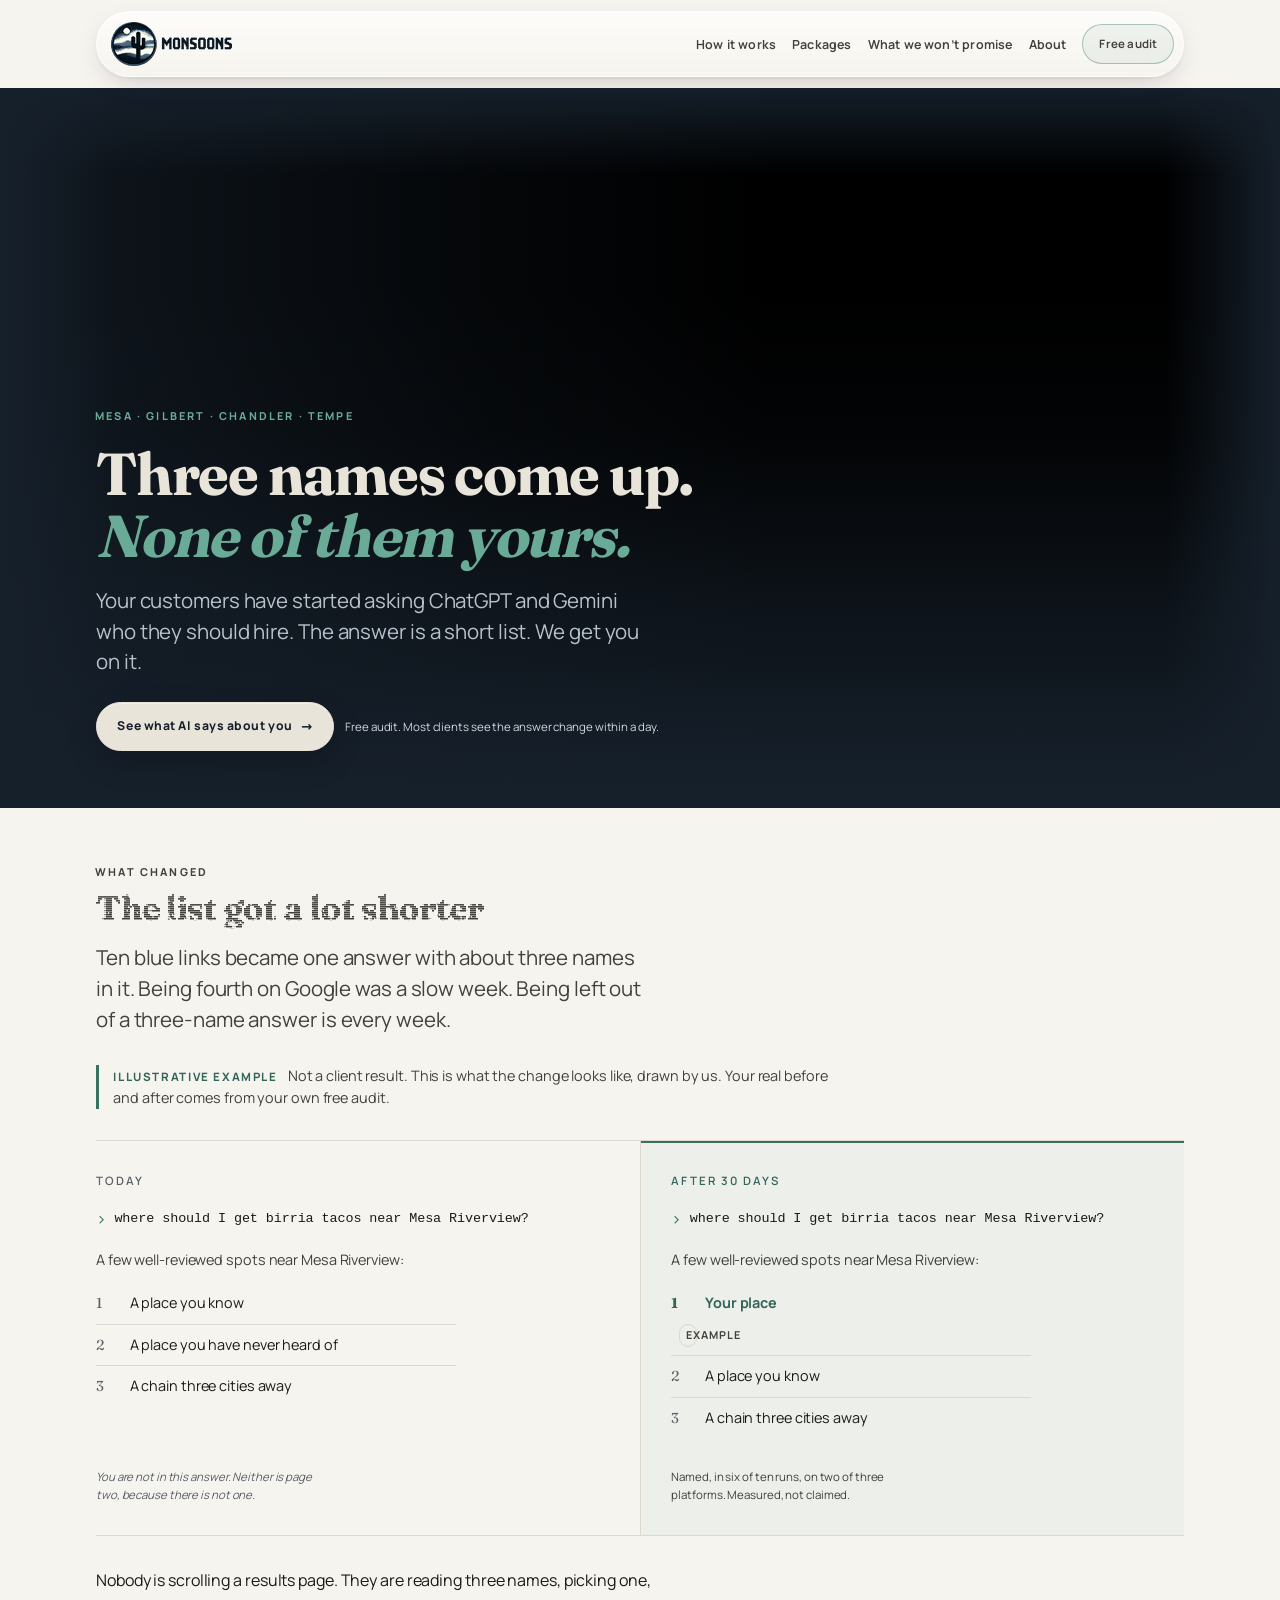
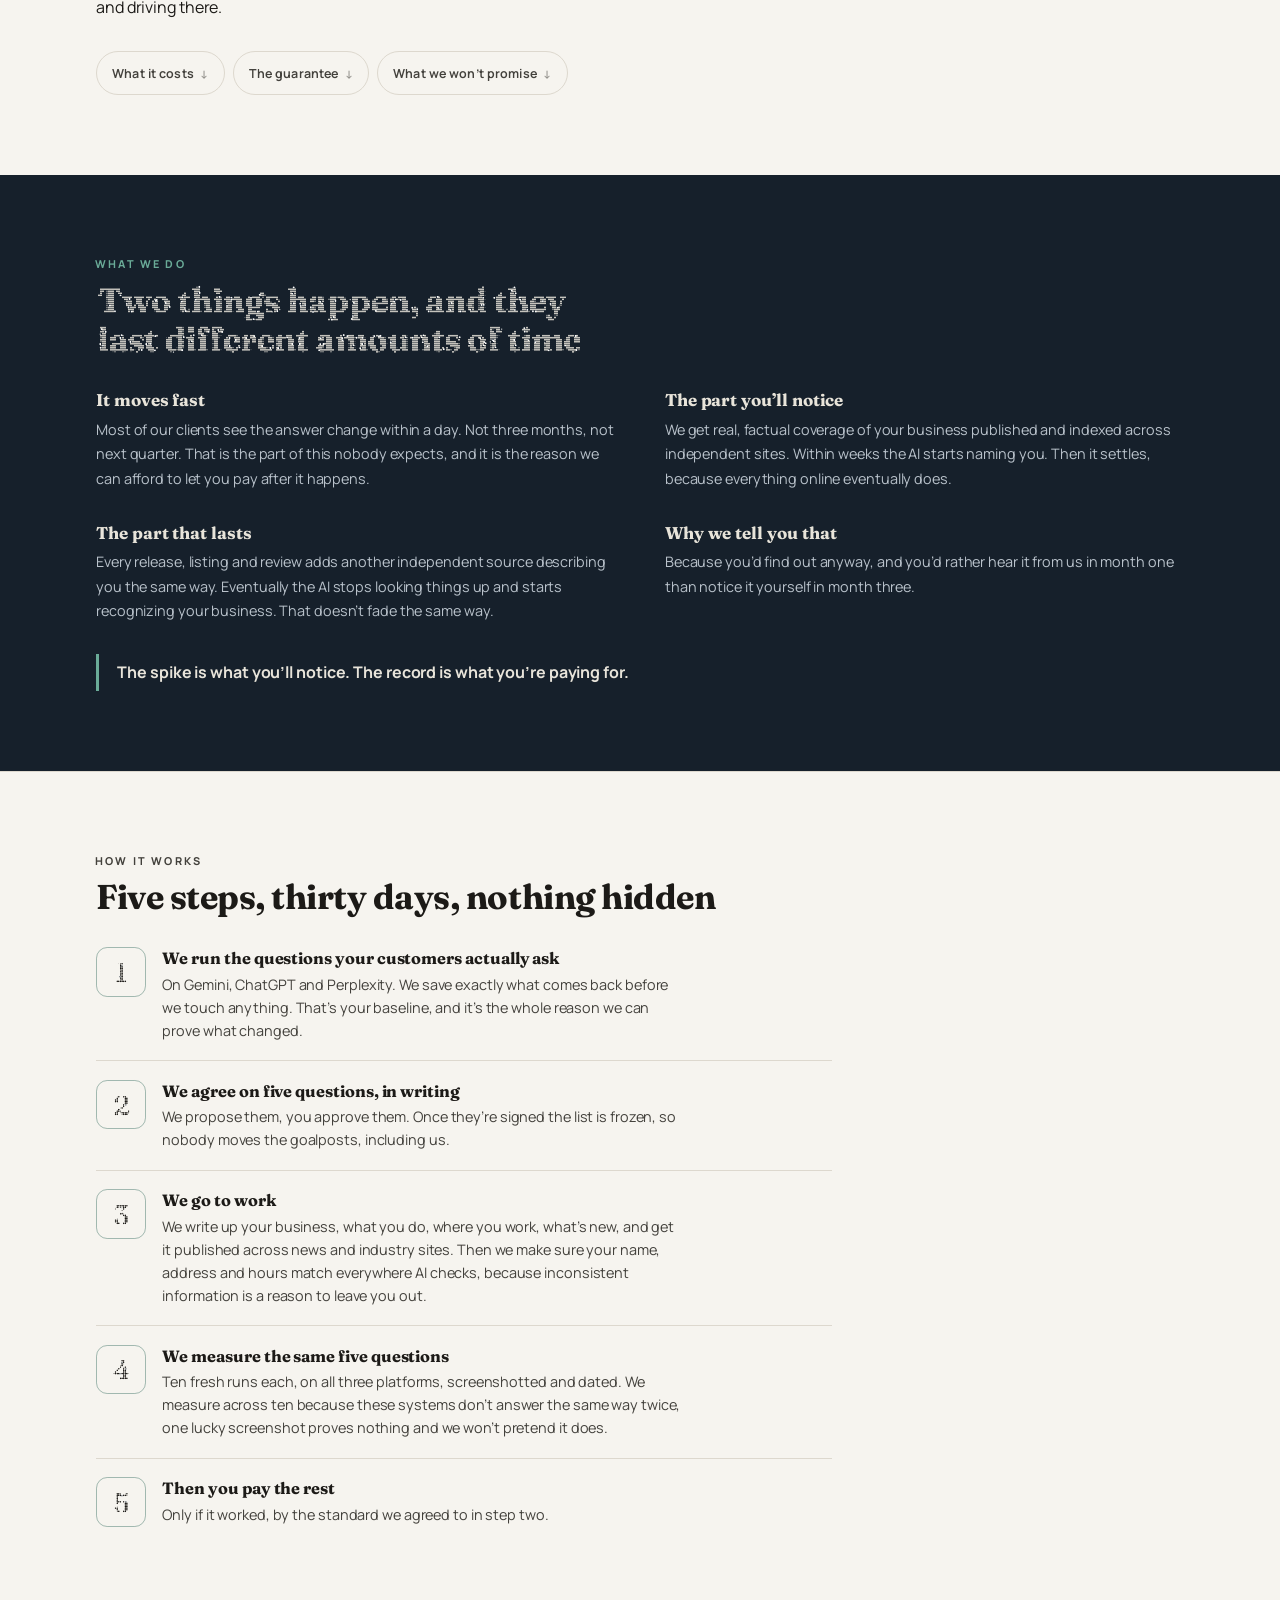
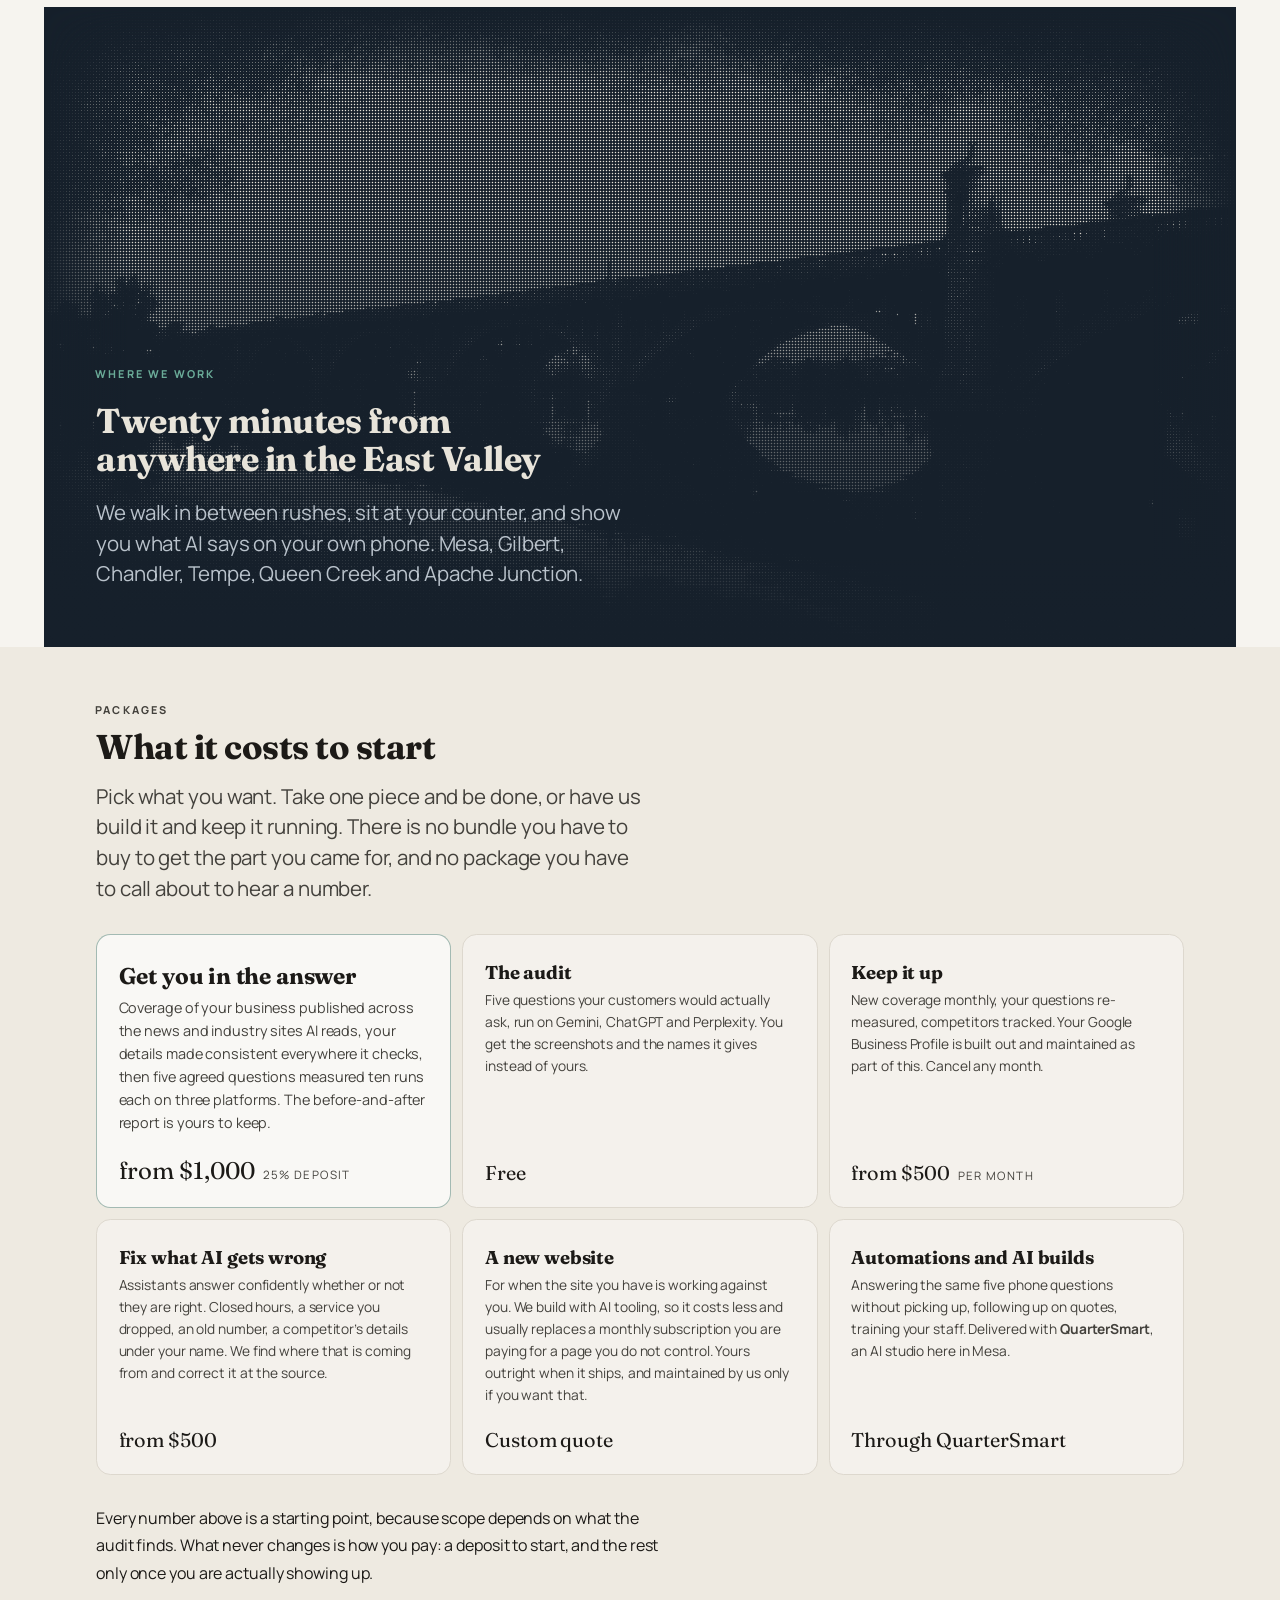
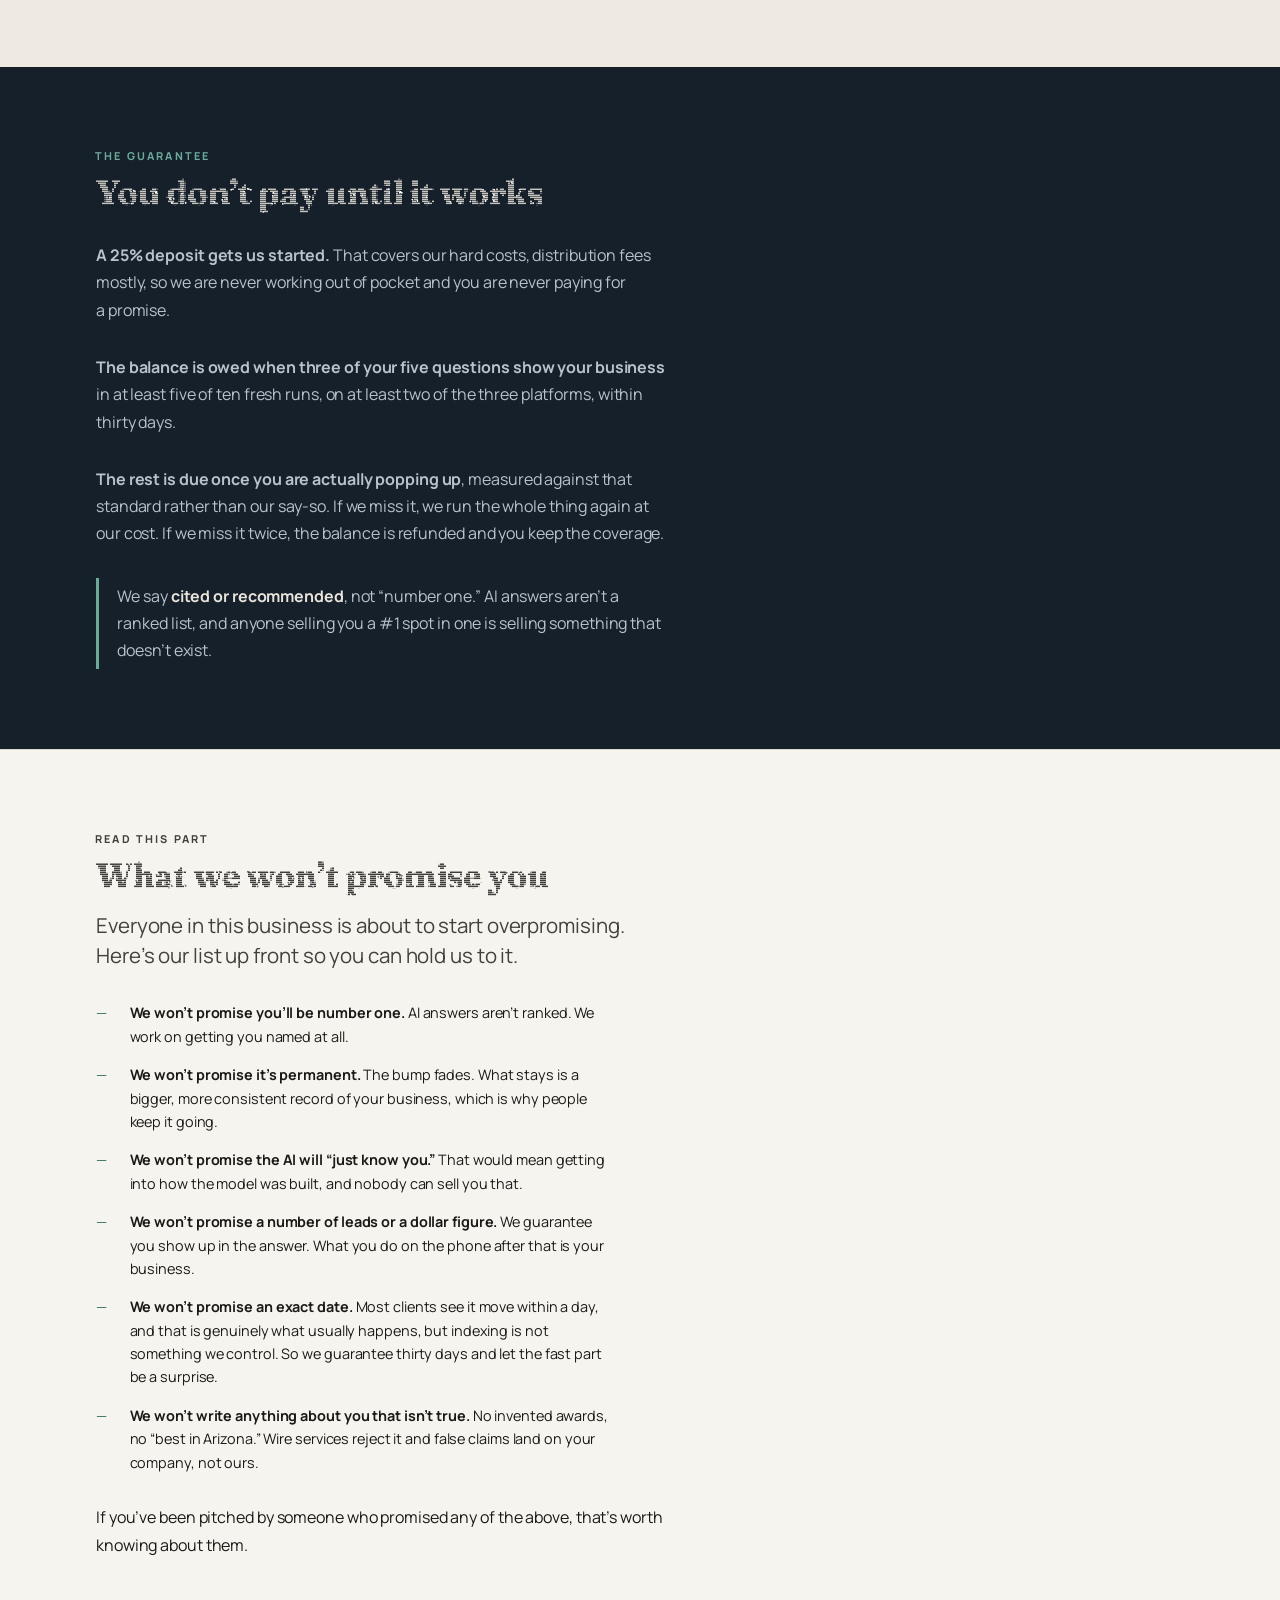
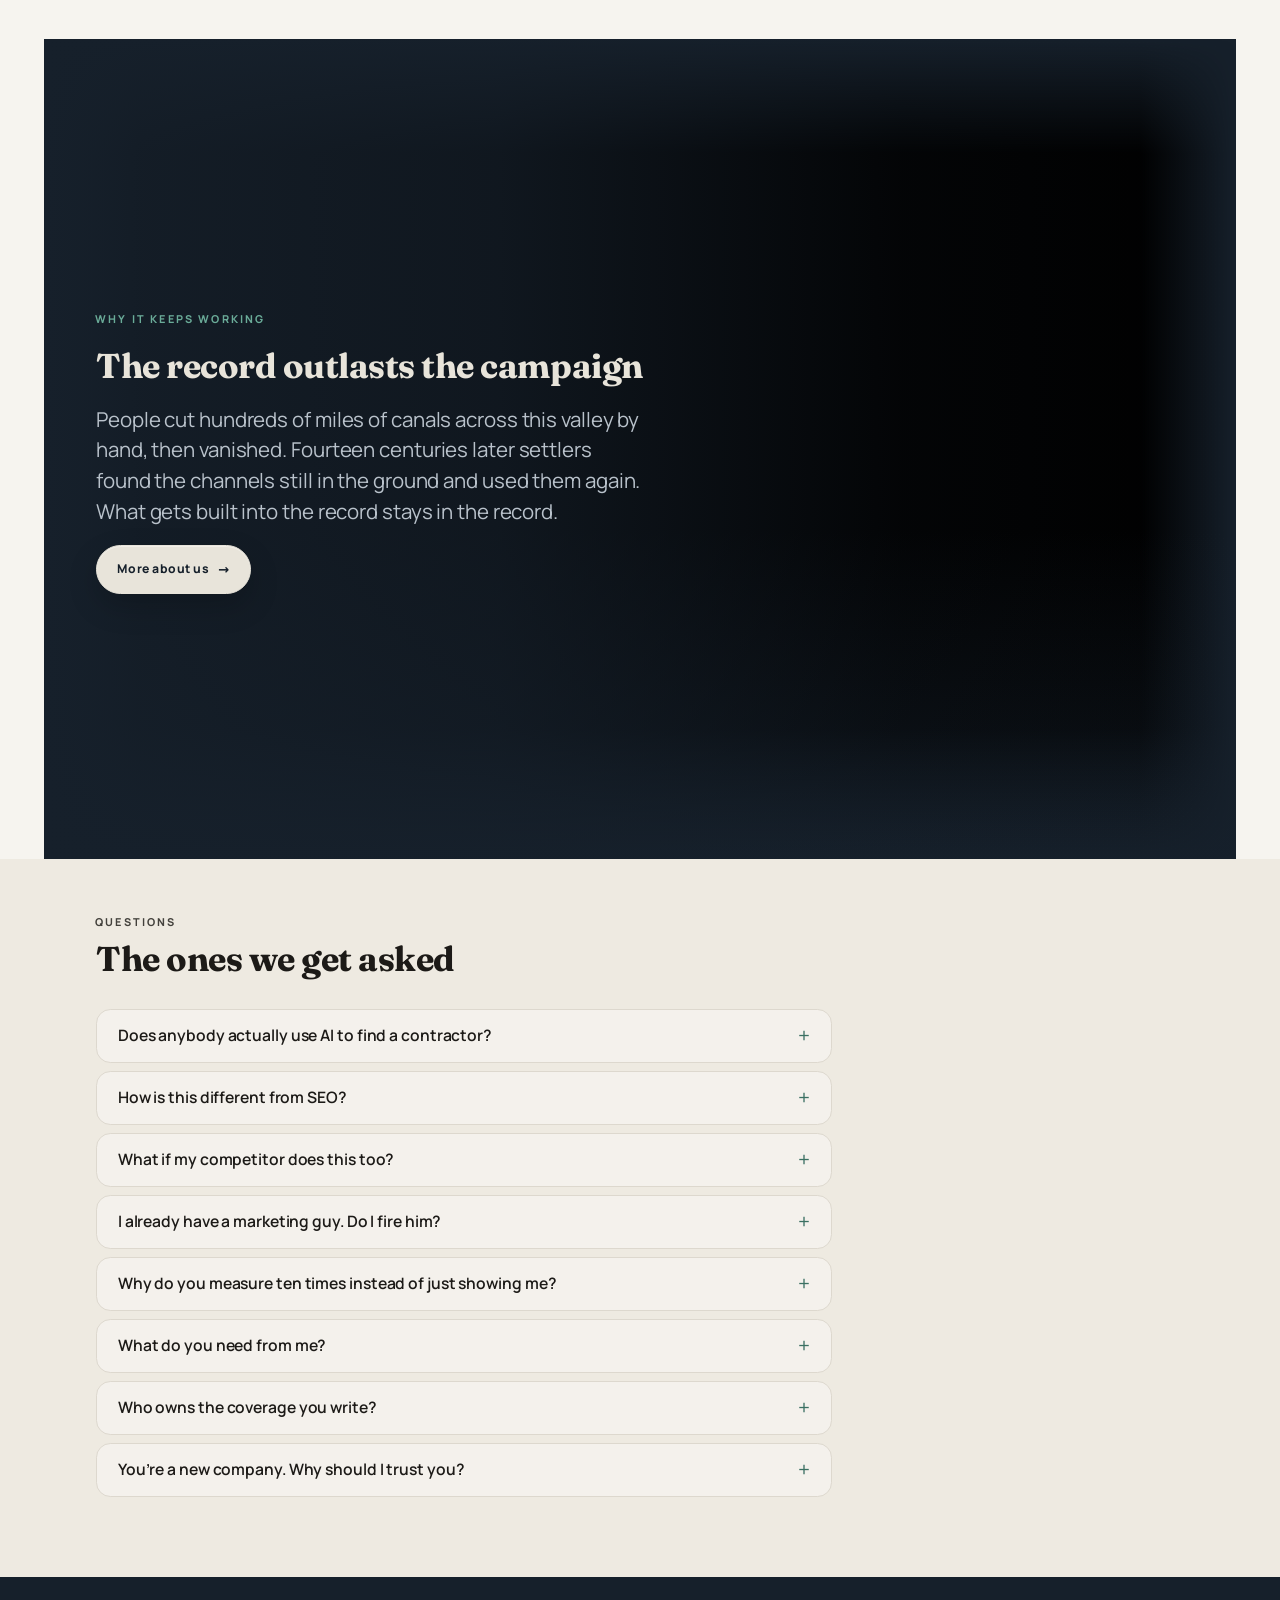
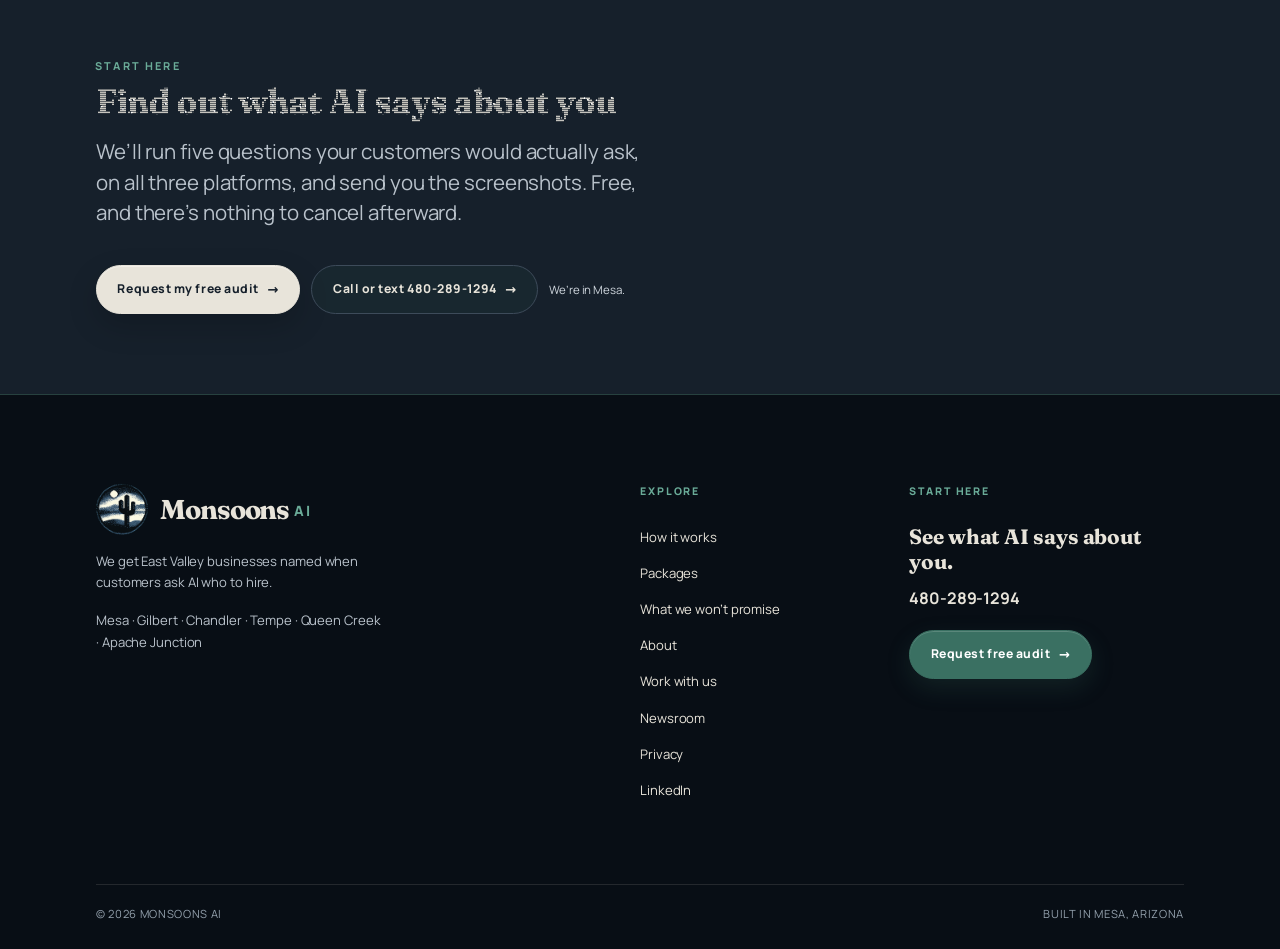
<file: index.html>
<!doctype html>
<html lang="en">
  <head>
    <meta charset="utf-8" />
    <meta name="viewport" content="width=device-width, initial-scale=1" />
    <title>Monsoons | Get recommended by AI in the East Valley</title>
    <meta
      name="description"
      content="When someone asks AI who to hire in Mesa, Gilbert, Chandler or Tempe, it answers with a short list of names. We get local businesses onto that list. Free audit, and you don't pay until it works."
    />
    <link rel="canonical" href="https://monsoonsai.com/" />
    <meta name="google-site-verification" content="AU8RmXya0ojD8cgcqSRaVjYjFUm3UIDRJpVDBVKu7qU" />
    <link rel="icon" href="./assets/favicon-32.png" />
    <link rel="apple-touch-icon" href="./assets/apple-touch-icon.png" />
    <link rel="preload" href="./assets/fonts/Fraunces-var.woff2" as="font" type="font/woff2" crossorigin />
    <link rel="preload" href="./assets/fonts/Manrope-var.woff2" as="font" type="font/woff2" crossorigin />
    <link rel="stylesheet" href="./assets/site.css?v=2" />
    <meta property="og:type" content="website" />
    <meta property="og:title" content="Monsoons | Get recommended by AI in the East Valley" />
    <meta property="og:description" content="When someone asks AI who to hire in Mesa, Gilbert, Chandler or Tempe, it answers with about three names. We get you on that list. Free audit, and you don't pay until it works." />
    <meta property="og:url" content="https://monsoonsai.com/" />
    <meta property="og:image" content="https://monsoonsai.com/assets/og.jpg" />
    <meta name="twitter:card" content="summary_large_image" />

    <!-- Structured data. This is the machine-readable version of the whole page,
         and it is the single highest-leverage AEO thing on our own site. -->
    <script type="application/ld+json">
      {
        "@context": "https://schema.org",
        "@graph": [
          {
            "@type": "ProfessionalService",
            "@id": "https://monsoonsai.com/#business",
            "name": "Monsoons",
            "alternateName": "Monsoons AI",
            "description": "AI visibility for local businesses. We get East Valley businesses named and recommended by AI answer engines when nearby customers ask who to hire.",
            "url": "https://monsoonsai.com/",
            "sameAs": ["https://www.linkedin.com/company/monsoons-ai/"],
            "telephone": "+1-480-289-1294",
            "address": {
              "@type": "PostalAddress",
              "addressLocality": "Mesa",
              "addressRegion": "AZ",
              "addressCountry": "US"
            },
            "areaServed": [
              { "@type": "City", "name": "Mesa" },
              { "@type": "City", "name": "Gilbert" },
              { "@type": "City", "name": "Chandler" },
              { "@type": "City", "name": "Tempe" },
              { "@type": "City", "name": "Queen Creek" },
              { "@type": "City", "name": "Apache Junction" }
            ],
            "knowsAbout": [
              "Answer Engine Optimization",
              "Generative Engine Optimization",
              "AI search visibility",
              "Google Business Profile optimization",
              "local business marketing"
            ],
            "hasOfferCatalog": {
              "@type": "OfferCatalog",
              "name": "Services",
              "itemListElement": [
                { "@type": "Offer", "itemOffered": { "@type": "Service", "name": "AI visibility audit", "description": "Free. Five questions run across three answer engines, with screenshots." } },
                { "@type": "Offer", "itemOffered": { "@type": "Service", "name": "Get you in the answer", "description": "Written coverage published across news and industry sites, business details made consistent everywhere answer engines check, five agreed questions measured." } },
                { "@type": "Offer", "itemOffered": { "@type": "Service", "name": "Google Business Profile setup", "description": "Full profile buildout: services, hours, service area, photos, questions section, automated review requests." } },
                { "@type": "Offer", "itemOffered": { "@type": "Service", "name": "Website build, machine readable" } },
                { "@type": "Offer", "itemOffered": { "@type": "Service", "name": "Ongoing coverage and measurement" } }
              ]
            }
          },
          {
            "@type": "FAQPage",
            "@id": "https://monsoonsai.com/#faq",
            "mainEntity": [
              {
                "@type": "Question",
                "name": "Does anybody actually use AI to find a contractor?",
                "acceptedAnswer": { "@type": "Answer", "text": "Not everybody yet. It skews younger, which is also who is buying houses in Gilbert and Queen Creek right now. The cost of being early is one campaign. The cost of being late is that a competitor is the name AI gives for the next couple of years." }
              },
              {
                "@type": "Question",
                "name": "How is AI visibility different from SEO?",
                "acceptedAnswer": { "@type": "Answer", "text": "SEO is about where you land in a list of links. AI visibility is about whether you get named in an answer that has no links in it. Different mechanism, different work, and it moves faster. They do not conflict." }
              },
              {
                "@type": "Question",
                "name": "Why measure ten times instead of taking one screenshot?",
                "acceptedAnswer": { "@type": "Answer", "text": "Answer engines do not answer the same way twice, and a business owner's own ChatGPT account is personalized to them, so it shows different results than a clean test. Named in six of ten runs, up from zero, is a real result. One screenshot is a coin flip." }
              },
              {
                "@type": "Question",
                "name": "How does payment work?",
                "acceptedAnswer": { "@type": "Answer", "text": "The audit is free. For paid work, a 25 percent deposit starts the job and covers hard costs. The remaining balance is owed only once the business is actually appearing in answer engine results, by a standard agreed in writing before work begins." }
              },
              {
                "@type": "Question",
                "name": "What is the guarantee?",
                "acceptedAnswer": { "@type": "Answer", "text": "The balance is owed when three of five agreed questions show the business cited or recommended in at least five of ten fresh runs, on at least two of three answer engines, within thirty days. A miss means a second campaign at our cost. A second miss means the balance is refunded." }
              }
            ]
          }
        ]
      }
    </script>
  </head>
  <body>
    <a class="skip" href="#main">Skip to content</a>
    <nav class="nav" aria-label="Primary">
      <div class="nav__inner">
        <a class="nav__brand" href="./index.html" aria-label="Monsoons home">
          <img class="nav__lockup"
               src="./assets/logo-wordmark-44.png"
               srcset="./assets/logo-wordmark-44.png 1x, ./assets/logo-wordmark-88.png 2x"
               alt="Monsoons" width="121" height="44" />
        </a>
        <div class="nav__panel" id="nav-menu">
          <div class="nav__links">
          <a href="#how">How it works</a>
          <a href="#pricing">Packages</a>
          <a href="#honest">What we won’t promise</a>
          <a href="./about.html">About</a>
          <a class="btn btn--quiet" href="#audit">Free audit</a>
        </div>
      </div>
      </div>
    </nav>


    <main id="main">
    <!-- ======================= HERO ======================= -->
    <header class="hero">
      <canvas class="hero__canvas" id="plate" aria-hidden="true"></canvas>
      <video id="plateSrc" src="./media/canyon2-web.mp4" muted loop playsinline autoplay preload="metadata"></video>
      <div class="hero__inner">
        <p class="label">Mesa · Gilbert · Chandler · Tempe</p>
        <h1>Three names come up.<br /><em class="mark">None of them yours.</em></h1>
        <p class="lede">
          Your customers have started asking ChatGPT and Gemini who they should hire.
          The answer is a short list. We get you on it.
        </p>
        <div class="hero__cta">
          <a class="btn btn--onDark" href="./audit.html">See what AI says about you</a>
          <span class="hero__note">Free audit. Most clients see the answer change within a day.</span>
        </div>
      </div>
    </header>

    <!-- ======================= THE PROBLEM ======================= -->
    <section class="section">
      <div class="wrap">
        <div class="head">
          <p class="label">What changed</p>
          <h2 data-dither-head>The list got a lot shorter</h2>
          <p class="lede">
            Ten blue links became one answer with about three names in it. Being fourth
            on Google was a slow week. Being left out of a three-name answer is every week.
          </p>
        </div>

        <p class="ba__label">
          <span>Illustrative example</span> Not a client result. This is what the
          change looks like, drawn by us. Your real before and after comes from your
          own free audit.
        </p>
        <div class="ba">
          <div class="answer answer--before">
            <p class="answer__state">Today</p>
            <p class="answer__q">where should I get birria tacos near Mesa Riverview?</p>
            <div class="answer__body">
              <p>A few well-reviewed spots near Mesa Riverview:</p>
              <ol class="answer__list">
                <li>A place you know</li>
                <li>A place you have never heard of</li>
                <li>A chain three cities away</li>
              </ol>
            </div>
            <p class="answer__you">
              You are not in this answer. Neither is page two, because there is not one.
            </p>
          </div>

          <div class="answer answer--after">
            <p class="answer__state">After 30 days</p>
            <p class="answer__q">where should I get birria tacos near Mesa Riverview?</p>
            <div class="answer__body">
              <p>A few well-reviewed spots near Mesa Riverview:</p>
              <ol class="answer__list">
                <li class="is-you">Your place <span class="is-you__tag">example</span></li>
                <li>A place you know</li>
                <li>A chain three cities away</li>
              </ol>
            </div>
            <p class="answer__you">
              Named, in six of ten runs, on two of three platforms. Measured, not claimed.
            </p>
          </div>
        </div>

        <p>
          Nobody is scrolling a results page. They are reading three names, picking one,
          and driving there.
        </p>

        <!-- Jump row. The page is a long read on a phone and the footer is thousands
             of pixels away, so this gives the three questions an owner actually has
             a direct route from the top of the argument. Real links, so they work
             without JS and can be opened in a new tab. -->
        <nav class="jump" aria-label="Jump to a section">
          <a href="#pricing">What it costs</a>
          <a href="#guarantee">The guarantee</a>
          <a href="#honest">What we won’t promise</a>
        </nav>
      </div>
    </section>

    <!-- ======================= WHAT WE DO ======================= -->
    <section class="section section--dark">
      <div class="wrap">
        <div class="head">
          <p class="label">What we do</p>
          <h2 data-dither-head>Two things happen, and they last different amounts of time</h2>
        </div>
        <div class="cols">
          <div class="col">
            <h3>It moves fast</h3>
            <p>
              Most of our clients see the answer change within a day. Not three months,
              not next quarter. That is the part of this nobody expects, and it is the
              reason we can afford to let you pay after it happens.
            </p>
          </div>
          <div class="col">
            <h3>The part you’ll notice</h3>
            <p>
              We get real, factual coverage of your business published and indexed
              across independent sites. Within weeks the AI starts naming you. Then
              it settles, because everything online eventually does.
            </p>
          </div>
          <div class="col">
            <h3>The part that lasts</h3>
            <p>
              Every release, listing and review adds another independent source
              describing you the same way. Eventually the AI stops looking things up
              and starts recognizing your business. That doesn’t fade the same way.
            </p>
          </div>
          <div class="col">
            <h3>Why we tell you that</h3>
            <p>
              Because you’d find out anyway, and you’d rather hear it from us in
              month one than notice it yourself in month three.
            </p>
          </div>
        </div>
        <div class="callout">
          <p><strong>The spike is what you’ll notice. The record is what you’re paying for.</strong></p>
        </div>
      </div>
    </section>

    <!-- ======================= HOW IT WORKS ======================= -->
    <section class="section" id="how">
      <div class="wrap">
        <div class="head">
          <p class="label">How it works</p>
          <h2>Five steps, thirty days, nothing hidden</h2>
        </div>
        <ol class="steps">
          <li>
            <span class="step__num">1</span>
            <details class="step__body" open>
              <summary><h3>We run the questions your customers actually ask</h3></summary>
              <p>On Gemini, ChatGPT and Perplexity. We save exactly what comes back
                before we touch anything. That’s your baseline, and it’s the whole
                reason we can prove what changed.</p>
            </details>
          </li>
          <li>
            <span class="step__num">2</span>
            <details class="step__body" open>
              <summary><h3>We agree on five questions, in writing</h3></summary>
              <p>We propose them, you approve them. Once they’re signed the list is
                frozen, so nobody moves the goalposts, including us.</p>
            </details>
          </li>
          <li>
            <span class="step__num">3</span>
            <details class="step__body" open>
              <summary><h3>We go to work</h3></summary>
              <p>We write up your business, what you do, where you work, what’s new,
                and get it published across news and industry sites. Then we make sure
                your name, address and hours match everywhere AI checks, because
                inconsistent information is a reason to leave you out.</p>
            </details>
          </li>
          <li>
            <span class="step__num">4</span>
            <details class="step__body" open>
              <summary><h3>We measure the same five questions</h3></summary>
              <p>Ten fresh runs each, on all three platforms, screenshotted and dated.
                We measure across ten because these systems don’t answer the same way
                twice, one lucky screenshot proves nothing and we won’t pretend it does.</p>
            </details>
          </li>
          <li>
            <span class="step__num">5</span>
            <details class="step__body" open>
              <summary><h3>Then you pay the rest</h3></summary>
              <p>Only if it worked, by the standard we agreed to in step two.</p>
            </details>
          </li>
        </ol>
      </div>
    </section>

    <!-- ======================= BRIDGE PLATE ======================= -->
    <section class="plate plate--bridge">
      <canvas id="bridgePlate" aria-hidden="true"></canvas>
      <img decoding="async" id="bridgeSrc" data-src="./media/bridge.jpg" alt="" />
      <div class="plate__inner">
        <p class="label">Where we work</p>
        <h2>Twenty minutes from anywhere in the East Valley</h2>
        <p class="lede">
          We walk in between rushes, sit at your counter, and show you what AI says
          on your own phone. Mesa, Gilbert, Chandler, Tempe, Queen Creek and Apache Junction.
        </p>
      </div>
    </section>

    <!-- ======================= PRICING ======================= -->
    <section class="section section--tint" id="pricing">
      <div class="wrap">
        <div class="head">
          <p class="label">Packages</p>
          <h2>What it costs to start</h2>
          <p class="lede">
            Pick what you want. Take one piece and be done, or have us build it and
            keep it running. There is no bundle you have to buy to get the part you
            came for, and no package you have to call about to hear a number.
          </p>
        </div>
        <div class="plans plans--grid">
          <div class="plan plan--feature">
            <details class="plan__body" open>
              <summary><span class="plan__name">Get you in the answer</span></summary>
              <p class="plan__desc">Coverage of your business published across the news and industry sites
                AI reads, your details made consistent everywhere it checks, then five
                agreed questions measured ten runs each on three platforms. The
                before-and-after report is yours to keep.</p>
            </details>
            <p class="plan__price">from $1,000<span>25% deposit</span></p>
          </div>

          <div class="plan">
            <details class="plan__body" open>
              <summary><span class="plan__name">The audit</span></summary>
              <p class="plan__desc">Five questions your customers would actually ask, run on Gemini,
                ChatGPT and Perplexity. You get the screenshots and the names it gives
                instead of yours.</p>
            </details>
            <p class="plan__price">Free</p>
          </div>

          <div class="plan">
            <details class="plan__body" open>
              <summary><span class="plan__name">Keep it up</span></summary>
              <p class="plan__desc">New coverage monthly, your questions re-measured, competitors tracked.
                Your Google Business Profile is built out and maintained as part of
                this. Cancel any month.</p>
            </details>
            <p class="plan__price">from $500<span>per month</span></p>
          </div>

          <div class="plan">
            <details class="plan__body" open>
              <summary><span class="plan__name">Fix what AI gets wrong</span></summary>
              <p class="plan__desc">Assistants answer confidently whether or not they are right. Closed
                hours, a service you dropped, an old number, a competitor&rsquo;s details
                under your name. We find where that is coming from and correct it at the
                source.</p>
            </details>
            <p class="plan__price">from $500</p>
          </div>

          <div class="plan">
            <details class="plan__body" open>
              <summary><span class="plan__name">A new website</span></summary>
              <p class="plan__desc">For when the site you have is working against you. We build with AI
                tooling, so it costs less and usually replaces a monthly subscription you
                are paying for a page you do not control. Yours outright when it ships,
                and maintained by us only if you want that.</p>
            </details>
            <p class="plan__price">Custom quote</p>
          </div>

          <div class="plan">
            <details class="plan__body" open>
              <summary><span class="plan__name">Automations and AI builds</span></summary>
              <p class="plan__desc">Answering the same five phone questions without picking up, following
                up on quotes, training your staff. Delivered with
                <strong>QuarterSmart</strong>, an AI studio here in Mesa.</p>
            </details>
            <p class="plan__price">Through QuarterSmart</p>
          </div>
        </div>

        <p>
          Every number above is a starting point, because scope depends on what the
          audit finds. What never changes is how you pay: a deposit to start, and the
          rest only once you are actually showing up.
        </p>
      </div>
    </section>

    <!-- ======================= GUARANTEE ======================= -->
    <section class="section section--dark" id="guarantee">
      <div class="wrap">
        <div class="head">
          <p class="label">The guarantee</p>
          <h2 data-dither-head>You don’t pay until it works</h2>
        </div>
        <p>
          <strong>A 25% deposit gets us started.</strong> That covers our hard costs,
          distribution fees mostly, so we are never working out of pocket and you are
          never paying for a promise.
        </p>
        <p>
          <strong>The balance is owed when three of your five questions show your
          business</strong> in at least five of ten fresh runs, on at least two of the
          three platforms, within thirty days.
        </p>
        <p>
          <strong>The rest is due once you are actually popping up</strong>, measured
          against that standard rather than our say-so. If we miss it, we run the whole
          thing again at our cost. If we miss it twice, the balance is refunded and you
          keep the coverage.
        </p>
        <div class="callout">
          <p>
            We say <strong>cited or recommended</strong>, not “number one.” AI answers
            aren’t a ranked list, and anyone selling you a #1 spot in one is selling
            something that doesn’t exist.
          </p>
        </div>
      </div>
    </section>

    <!-- ======================= HONEST SECTION ======================= -->
    <section class="section" id="honest">
      <div class="wrap">
        <div class="head">
          <p class="label">Read this part</p>
          <h2 data-dither-head>What we won’t promise you</h2>
          <p class="lede">
            Everyone in this business is about to start overpromising. Here’s our list
            up front so you can hold us to it.
          </p>
        </div>
        <ul class="wont">
          <li><span><b>We won’t promise you’ll be number one.</b> AI answers aren’t ranked. We work on getting you named at all.</span></li>
          <li><span><b>We won’t promise it’s permanent.</b> The bump fades. What stays is a bigger, more consistent record of your business, which is why people keep it going.</span></li>
          <li><span><b>We won’t promise the AI will “just know you.”</b> That would mean getting into how the model was built, and nobody can sell you that.</span></li>
          <li><span><b>We won’t promise a number of leads or a dollar figure.</b> We guarantee you show up in the answer. What you do on the phone after that is your business.</span></li>
          <li><span><b>We won’t promise an exact date.</b> Most clients see it move within a day, and that is genuinely what usually happens, but indexing is not something we control. So we guarantee thirty days and let the fast part be a surprise.</span></li>
          <li><span><b>We won’t write anything about you that isn’t true.</b> No invented awards, no “best in Arizona.” Wire services reject it and false claims land on your company, not ours.</span></li>
        </ul>
        <p>
          If you’ve been pitched by someone who promised any of the above, that’s worth
          knowing about them.
        </p>
      </div>
    </section>

    <!-- ======================= PUEBLO BAND ======================= -->
    <!-- Second dithered plate. Static structure behind moving particles, so the
         dot field reads as dust and the masonry as the thing that outlasts it. -->
    <section class="band">
      <canvas class="band__canvas" id="pueblo" aria-hidden="true"></canvas>
      <video id="puebloSrc" src="./media/pueblo-web.mp4" muted loop playsinline preload="none"></video>
      <div class="band__inner">
        <p class="label">Why it keeps working</p>
        <h2>The record outlasts the campaign</h2>
        <p class="lede">
          People cut hundreds of miles of canals across this valley by hand, then
          vanished. Fourteen centuries later settlers found the channels still in the
          ground and used them again. What gets built into the record stays in the
          record.
        </p>
        <p><a class="btn btn--onDark" href="./about.html">More about us</a></p>
      </div>
    </section>

    <!-- ======================= FAQ ======================= -->
    <section class="section section--tint">
      <div class="wrap">
        <div class="head">
          <p class="label">Questions</p>
          <h2>The ones we get asked</h2>
        </div>
        <div class="faq">
          <details>
            <summary>Does anybody actually use AI to find a contractor?</summary>
            <p>
              Not everybody, yet. It skews younger, which is also who’s buying houses
              in Gilbert and Queen Creek right now. The cost of being early on this is
              one campaign. The cost of being late is that a competitor is the name it
              gives for the next couple of years.
            </p>
          </details>
          <details>
            <summary>How is this different from SEO?</summary>
            <p>
              SEO is about where you land in a list of links. This is about whether you
              get named in an answer that has no links in it. Different mechanism,
              different work, and it moves a lot faster. They don’t conflict, if you
              have someone doing SEO, keep them.
            </p>
          </details>
          <details>
            <summary>What if my competitor does this too?</summary>
            <p>
              Then it comes down to who has more out there, which is why starting now
              matters. Right now almost nobody in the East Valley is doing it, so you’re
              not competing for it. That won’t be true in a year.
            </p>
          </details>
          <details>
            <summary>I already have a marketing guy. Do I fire him?</summary>
            <p>
              No. Ask him what he’s doing about AI answers. If he’s on it, you don’t
              need us. If he looks blank, that’s the gap we fill, and we’ll work
              alongside him, not against him.
            </p>
          </details>
          <details>
            <summary>Why do you measure ten times instead of just showing me?</summary>
            <p>
              Because these systems genuinely don’t answer the same way twice, and your
              own ChatGPT knows you and remembers your chats, so it’ll show you
              something different than a clean test does. “Named in six of ten runs, up
              from zero” is a real result. One screenshot is a coin flip.
            </p>
          </details>
          <details>
            <summary>What do you need from me?</summary>
            <p>
              About twenty minutes. A short form covering what you do, where you work,
              anything new going on, your licenses and any real awards, and a few photos.
              We write everything from that and you approve it before it goes anywhere.
            </p>
          </details>
          <details>
            <summary>Who owns the coverage you write?</summary>
            <p>
              You do. It’s about your business, it stays published whether you keep
              working with us or not, and you can post and reuse it however you like.
            </p>
          </details>
          <details>
            <summary>You’re a new company. Why should I trust you?</summary>
            <p>
              Don’t. That is what the deposit structure is for: you are out a
              quarter of it until we have actually put you in the answer, and we show
              you your own phone instead of a slide deck. We would rather earn it than
              claim it.
              <a href="./about.html">More about who we are</a>.
            </p>
          </details>
        </div>
      </div>
    </section>

    <!-- ======================= CTA ======================= -->
    <section class="section section--dark" id="audit">
      <div class="wrap">
        <div class="head">
          <p class="label">Start here</p>
          <h2 data-dither-head>Find out what AI says about you</h2>
          <p class="lede">
            We’ll run five questions your customers would actually ask, on all three
            platforms, and send you the screenshots. Free, and there’s nothing to
            cancel afterward.
          </p>
        </div>
        <div class="hero__cta">
          <a class="btn btn--onDark" href="./audit.html">Request my free audit</a>
          <a
            class="btn btn--quiet"
            href="tel:+14802891294"
            >Call or text 480-289-1294</a
          >
          <span class="hero__note">We’re in Mesa.</span>
        </div>
      </div>
    </section>
    </main>


    <footer class="footer">
      <div class="footer__inner">
        <div class="footer__brand">
          <a class="footer__lockup" href="./index.html" aria-label="Monsoons AI home">
            <img class="footer__mark" src="./assets/logo-mark-128.png" alt="" width="52" height="52" />
            <span class="footer__wordmark">Monsoons <span>AI</span></span>
          </a>
          <p>We get East Valley businesses named when customers ask AI who to hire.</p>
          <p>Mesa · Gilbert · Chandler · Tempe · Queen Creek · Apache Junction</p>
        </div>
        <nav class="footer__nav" aria-label="Footer">
          <p class="footer__eyebrow">Explore</p>
          <a href="./index.html#how">How it works</a>
          <a href="./index.html#pricing">Packages</a>
          <a href="./index.html#honest">What we won’t promise</a>
          <a href="./about.html">About</a>
          <a href="./work.html">Work with us</a>
          <a href="./news/">Newsroom</a>
          <a href="./privacy.html">Privacy</a>
          <a href="https://www.linkedin.com/company/monsoons-ai/" rel="noopener">LinkedIn</a>
        </nav>
        <div class="footer__contact">
          <p class="footer__eyebrow">Start here</p>
          <strong>See what AI says about you.</strong>
          <a class="footer__phone" href="tel:+14802891294">480-289-1294</a>
          <a class="btn" href="./audit.html">Request free audit</a>
        </div>
      </div>
      <div class="footer__bottom">
        <span>© 2026 Monsoons AI</span>
        <span>Built in Mesa, Arizona</span>
      </div>
    </footer>

    <script type="module">
      import { initDither } from './assets/dither.js?v=2';
      import { initDitherHeadings } from './assets/dither-text.js?v=2';
      import { mountPlate } from './assets/plate.js?v=2';
      const canvas = document.getElementById('plate');
      const video = document.getElementById('plateSrc');
      // Fine grid at 3px. On a narrow canvas that dissolves the subject into
      // noise, so phones step up a little.
      const narrow = matchMedia('(max-width: 620px)').matches;
      initDither(canvas, video, {
        fit: 'cover',          // fill any viewport, no letterbox edges
        pixelSize: narrow ? 4 : 3,
        // Clip more highlights and lift the floor: the moon is a small bright
        // outlier and the canyon is mostly shadow, so without this the lower
        // two thirds render almost no dots and read as flat dark.
        whiteClip: 0.15,
        brightness: 7,
        contrast: 13,
        floor: 0.004,
        levels: 8,
        leanStrength: 0,   // interaction lives on the stills, not on video
        // The page's one animated canvas, and capped. The dot field is redrawn
        // at 15fps rather than 60: the crest is slow enough that nobody can tell,
        // and it is a quarter of the main-thread cost.
        fps: 15,
        // Ambient only: a very slow, very wide, very low-gain crest. Wide enough
        // that no edge is ever visible, weak enough that you notice the plate is
        // alive without being able to point at what moved. This is the whole
        // motion budget for the page.
        wave: true,
        waveSpeed: 0.00055,
        waveWidth: 0.55,
        waveGain: 0.3,
        waveLift: 3,
        waveTilt: 0.5,
      });

      // Second plate, mid page. Only starts decoding once it scrolls into view,
      // so it never competes with the hero for bandwidth on first paint.
      const bandCanvas = document.getElementById('pueblo');
      const bandVideo = document.getElementById('puebloSrc');
      let bandStarted = false;
      new IntersectionObserver(
        (entries) => {
          if (bandStarted || !entries.some((e) => e.isIntersecting)) return;
          bandStarted = true;
          bandVideo.preload = 'auto';
          bandVideo.load();
          initDither(bandCanvas, bandVideo, {
            fit: 'cover',
            pixelSize: narrow ? 5 : 4,
            whiteClip: 0.1,
            levels: 8,
            leanStrength: 0,   // static plate; the hero owns the interaction
            fps: 12,           // video, so it has to redraw; capped low
          });
        },
        { rootMargin: '250px' }
      ).observe(bandCanvas);

      // Still plates. Images instead of video: lighter, and the pointer field
      // is where the motion comes from anyway.
      const stills = [
        // Static. This was a travelling crest on a still photograph, which meant
        // a full-width canvas redrawing forever for a plate that never changes.
        // The interaction is the pointer now, which costs one frame per move.
        ['bridgePlate', 'bridgeSrc', {
          pixelSize: narrow ? 4 : 3,
          whiteClip: 0.13,
          levels: 8,
          leanRadius: 0.4,
          leanStrength: 6,
        }],
      ];
      // Gated on scroll. These sit well below the fold, so fetching a 1400px
      // source and opening a render loop during first paint spent bandwidth and
      // main-thread time on something nobody could see yet.
      for (const [canvasId, imgId, opts] of stills) {
        mountPlate(document.getElementById(canvasId),
                   document.getElementById(imgId), opts);
      }

      // Dithered headings. Five, not ten. These are the lines the pitch rests
      // on — the problem, what lasts, the guarantee, the honest part, and the
      // closing ask — so the treatment marks the argument's spine rather than
      // decorating every band. Each resolves out of loose dots once, on first
      // sight, then pauses and only wakes for the pointer.
      //
      // The option is `cell`, not `pixelSize`. initDitherText only spreads
      // opts.dither, so the `pixelSize: narrow ? 5 : 4` that used to sit here
      // was read by nothing and every heading has always rendered at the
      // default pitch of 2. Stated explicitly now so it is not mistaken for a
      // knob that works.
      initDitherHeadings('[data-dither-head]', { cell: 2 });

      // The five step numerals, same mechanism at a finer pitch. A digit has a
      // much smaller cap height than a heading, and cell count is capHeight /
      // pitch, so 2 would give it about seven rows and read as a blob.
      initDitherHeadings('.step__num', { cell: 1.6 });
    </script>
    <script type="module" src="./assets/nav.js?v=2"></script>
    <script type="module" src="./assets/packages.js?v=2"></script>
    <script type="module" src="./assets/logo-resolve.js?v=2"></script>
  </body>
</html>
</file>
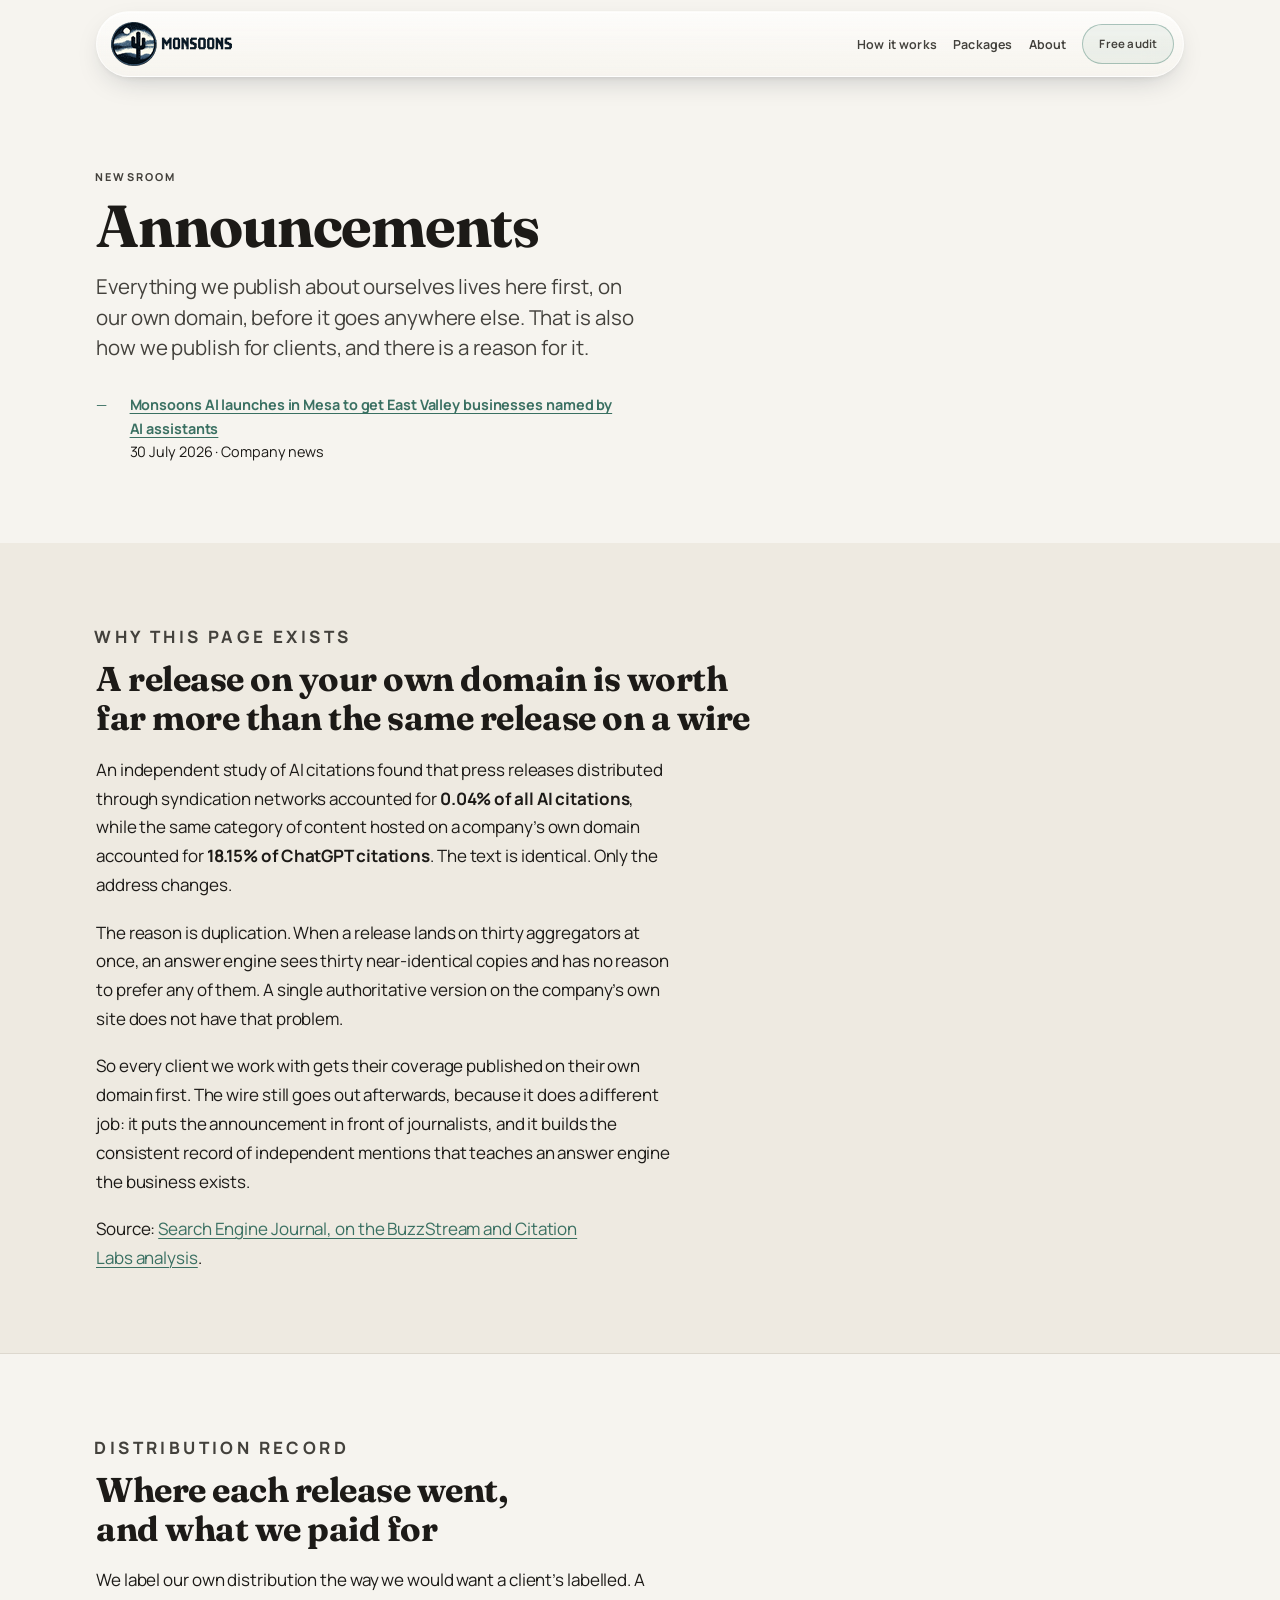
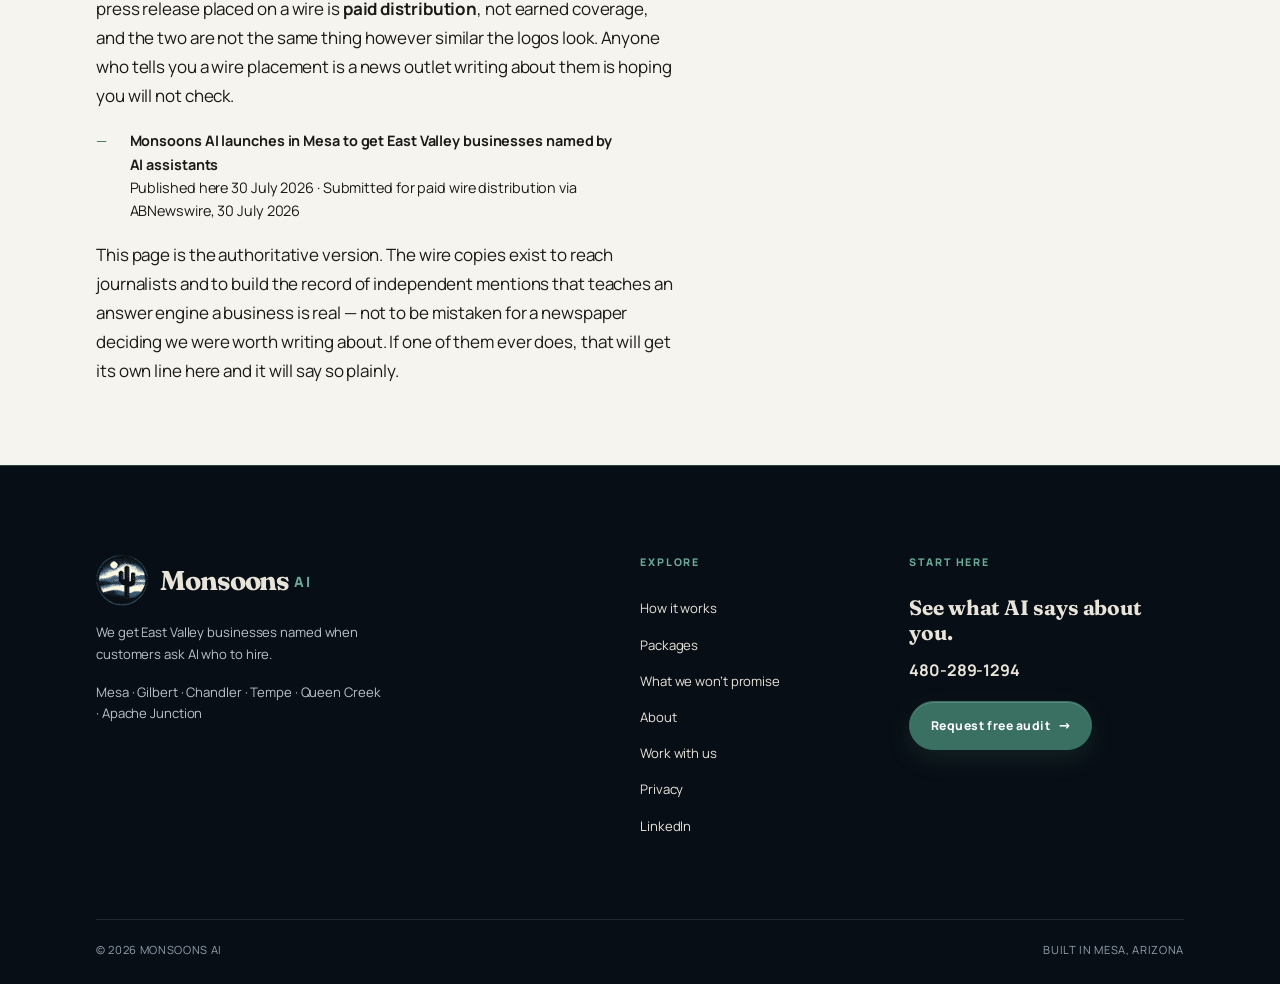
<file: news/index.html>
<!doctype html>
<html lang="en">
  <head>
    <meta charset="utf-8" />
    <meta name="viewport" content="width=device-width, initial-scale=1" />
    <title>Newsroom | Monsoons</title>
    <meta
      name="description"
      content="Announcements and published coverage from Monsoons AI, an answer-engine visibility company in Mesa, Arizona."
    />
    <link rel="canonical" href="https://monsoonsai.com/news/" />
    <link rel="icon" href="../assets/favicon-32.png" />
    <link rel="apple-touch-icon" href="../assets/apple-touch-icon.png" />
    <link rel="preload" href="../assets/fonts/Fraunces-var.woff2" as="font" type="font/woff2" crossorigin />
    <link rel="preload" href="../assets/fonts/Manrope-var.woff2" as="font" type="font/woff2" crossorigin />
    <link rel="stylesheet" href="../assets/site.css?v=2" />
    <meta property="og:type" content="website" />
    <meta property="og:title" content="Newsroom | Monsoons" />
    <meta property="og:description" content="Announcements from Monsoons AI, Mesa, Arizona." />
    <meta property="og:url" content="https://monsoonsai.com/news/" />
    <meta property="og:image" content="https://monsoonsai.com/assets/og.jpg" />
    <meta name="twitter:card" content="summary_large_image" />
  </head>
  <body>
    <a class="skip" href="#main">Skip to content</a>
    <nav class="nav" aria-label="Primary">
      <div class="nav__inner">
        <a class="nav__brand" href="../index.html" aria-label="Monsoons home">
          <img class="nav__lockup"
               src="../assets/logo-wordmark-44.png"
               srcset="../assets/logo-wordmark-44.png 1x, ../assets/logo-wordmark-88.png 2x"
               alt="Monsoons" width="121" height="44" />
        </a>
        <div class="nav__panel" id="nav-menu">
          <div class="nav__links">
            <a href="../index.html#how">How it works</a>
            <a href="../index.html#pricing">Packages</a>
            <a href="../about.html">About</a>
            <a class="btn btn--quiet" href="../audit.html">Free audit</a>
          </div>
        </div>
      </div>
    </nav>

    <main id="main">
      <section class="section">
        <div class="wrap">
          <div class="head">
            <p class="label">Newsroom</p>
            <h1>Announcements</h1>
            <p class="lede">
              Everything we publish about ourselves lives here first, on our own domain,
              before it goes anywhere else. That is also how we publish for clients, and
              there is a reason for it.
            </p>
          </div>

          <ul class="wont">
            <li>
              <span>
                <b><a href="./monsoons-launch.html">Monsoons AI launches in Mesa to get
                East Valley businesses named by AI assistants</a></b>
                <br />30 July 2026 · Company news
              </span>
            </li>
          </ul>
        </div>
      </section>

      <section class="section section--tint">
        <div class="wrap prose">
          <div class="head">
            <p class="label">Why this page exists</p>
            <h2>A release on your own domain is worth far more than the same release on a wire</h2>
          </div>
          <p>
            An independent study of AI citations found that press releases distributed
            through syndication networks accounted for
            <strong>0.04% of all AI citations</strong>, while the same category of
            content hosted on a company&rsquo;s own domain accounted for
            <strong>18.15% of ChatGPT citations</strong>. The text is identical. Only the
            address changes.
          </p>
          <p>
            The reason is duplication. When a release lands on thirty aggregators at
            once, an answer engine sees thirty near-identical copies and has no reason to
            prefer any of them. A single authoritative version on the company&rsquo;s own
            site does not have that problem.
          </p>
          <p>
            So every client we work with gets their coverage published on their own
            domain first. The wire still goes out afterwards, because it does a different
            job: it puts the announcement in front of journalists, and it builds the
            consistent record of independent mentions that teaches an answer engine the
            business exists.
          </p>
          <p>
            Source:
            <a href="https://www.searchenginejournal.com/ai-search-barely-cites-syndicated-news-or-press-releases/569854/" rel="nofollow">
              Search Engine Journal, on the BuzzStream and Citation Labs analysis</a>.
          </p>
        </div>
      </section>

      <section class="section">
        <div class="wrap prose">
          <div class="head">
            <p class="label">Distribution record</p>
            <h2>Where each release went, and what we paid for</h2>
          </div>
          <p>
            We label our own distribution the way we would want a client&rsquo;s labelled.
            A press release placed on a wire is <strong>paid distribution</strong>, not
            earned coverage, and the two are not the same thing however similar the logos
            look. Anyone who tells you a wire placement is a news outlet writing about them
            is hoping you will not check.
          </p>
          <ul class="wont">
            <li>
              <span>
                <b>Monsoons AI launches in Mesa to get East Valley businesses named by AI
                assistants</b>
                <br />Published here 30 July 2026 &middot; Submitted for paid wire
                distribution via ABNewswire, 30 July 2026
              </span>
            </li>
          </ul>
          <p>
            This page is the authoritative version. The wire copies exist to reach
            journalists and to build the record of independent mentions that teaches an
            answer engine a business is real &mdash; not to be mistaken for a newspaper
            deciding we were worth writing about. If one of them ever does, that will get
            its own line here and it will say so plainly.
          </p>
        </div>
      </section>
    </main>

    <footer class="footer">
      <div class="footer__inner">
        <div class="footer__brand">
          <a class="footer__lockup" href="../index.html" aria-label="Monsoons AI home">
            <img class="footer__mark" src="../assets/logo-mark-128.png" alt="" width="52" height="52" />
            <span class="footer__wordmark">Monsoons <span>AI</span></span>
          </a>
          <p>We get East Valley businesses named when customers ask AI who to hire.</p>
          <p>Mesa · Gilbert · Chandler · Tempe · Queen Creek · Apache Junction</p>
        </div>
        <nav class="footer__nav" aria-label="Footer">
          <p class="footer__eyebrow">Explore</p>
          <a href="../index.html#how">How it works</a>
          <a href="../index.html#pricing">Packages</a>
          <a href="../index.html#honest">What we won’t promise</a>
          <a href="../about.html">About</a>
          <a href="../work.html">Work with us</a>
          <a href="../privacy.html">Privacy</a>
          <a href="https://www.linkedin.com/company/monsoons-ai/" rel="noopener">LinkedIn</a>
        </nav>
        <div class="footer__contact">
          <p class="footer__eyebrow">Start here</p>
          <strong>See what AI says about you.</strong>
          <a class="footer__phone" href="tel:+14802891294">480-289-1294</a>
          <a class="btn" href="../audit.html">Request free audit</a>
        </div>
      </div>
      <div class="footer__bottom">
        <span>© 2026 Monsoons AI</span>
        <span>Built in Mesa, Arizona</span>
      </div>
    </footer>
    <script type="module" src="../assets/nav.js?v=2"></script>
    <script type="module" src="../assets/logo-resolve.js?v=2"></script>
  </body>
</html>
</file>
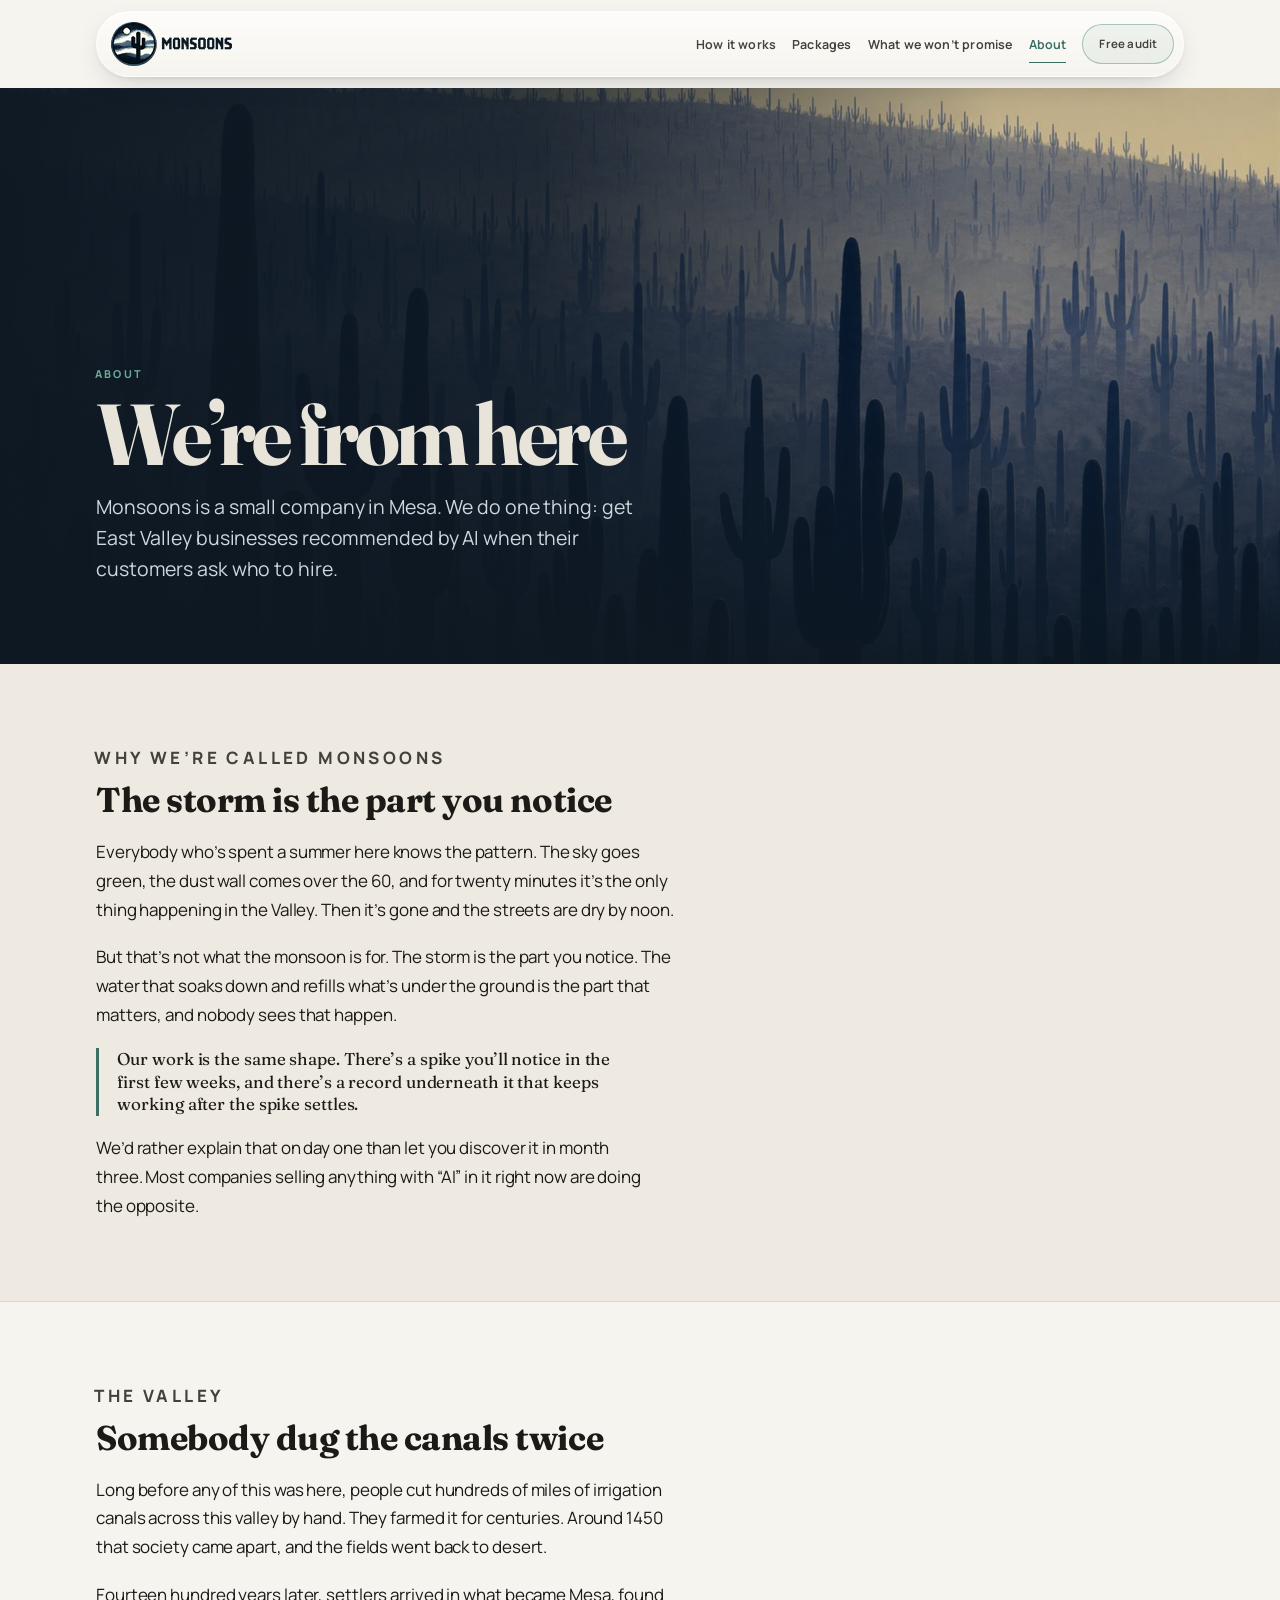
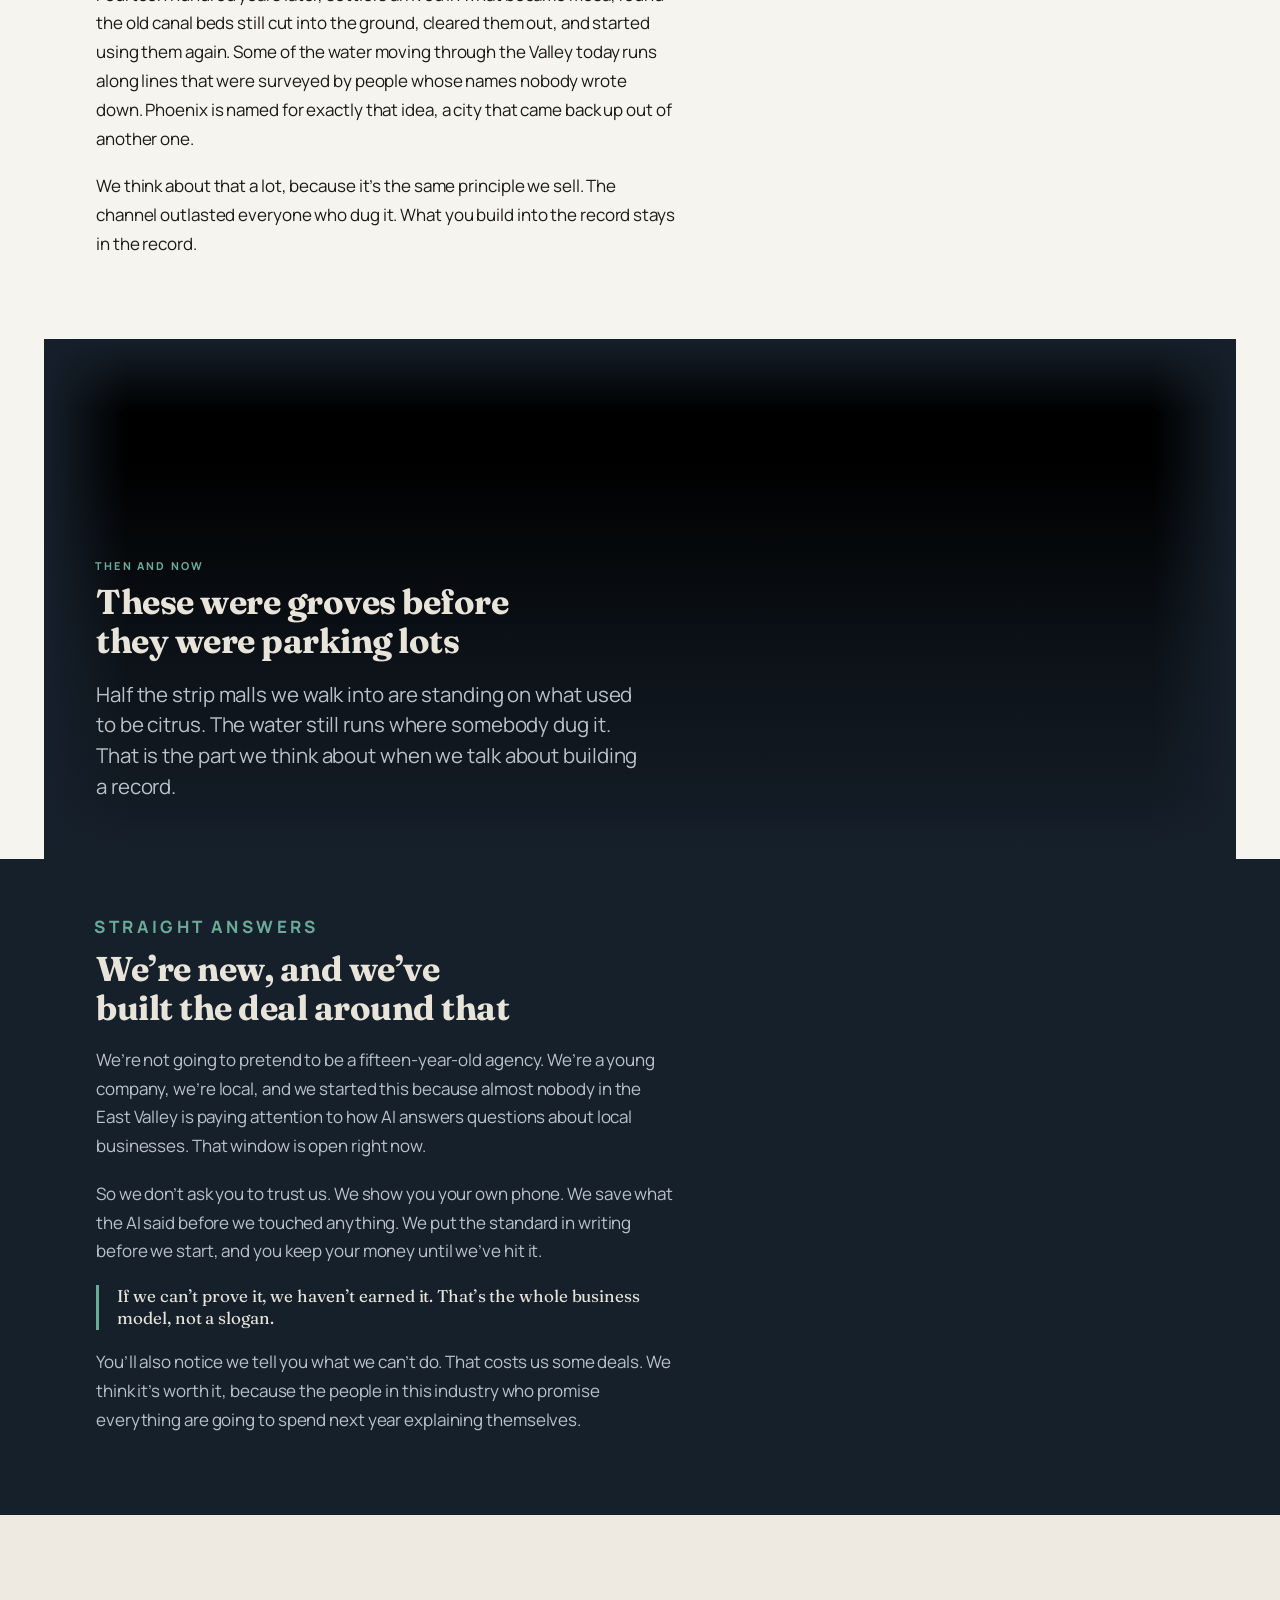
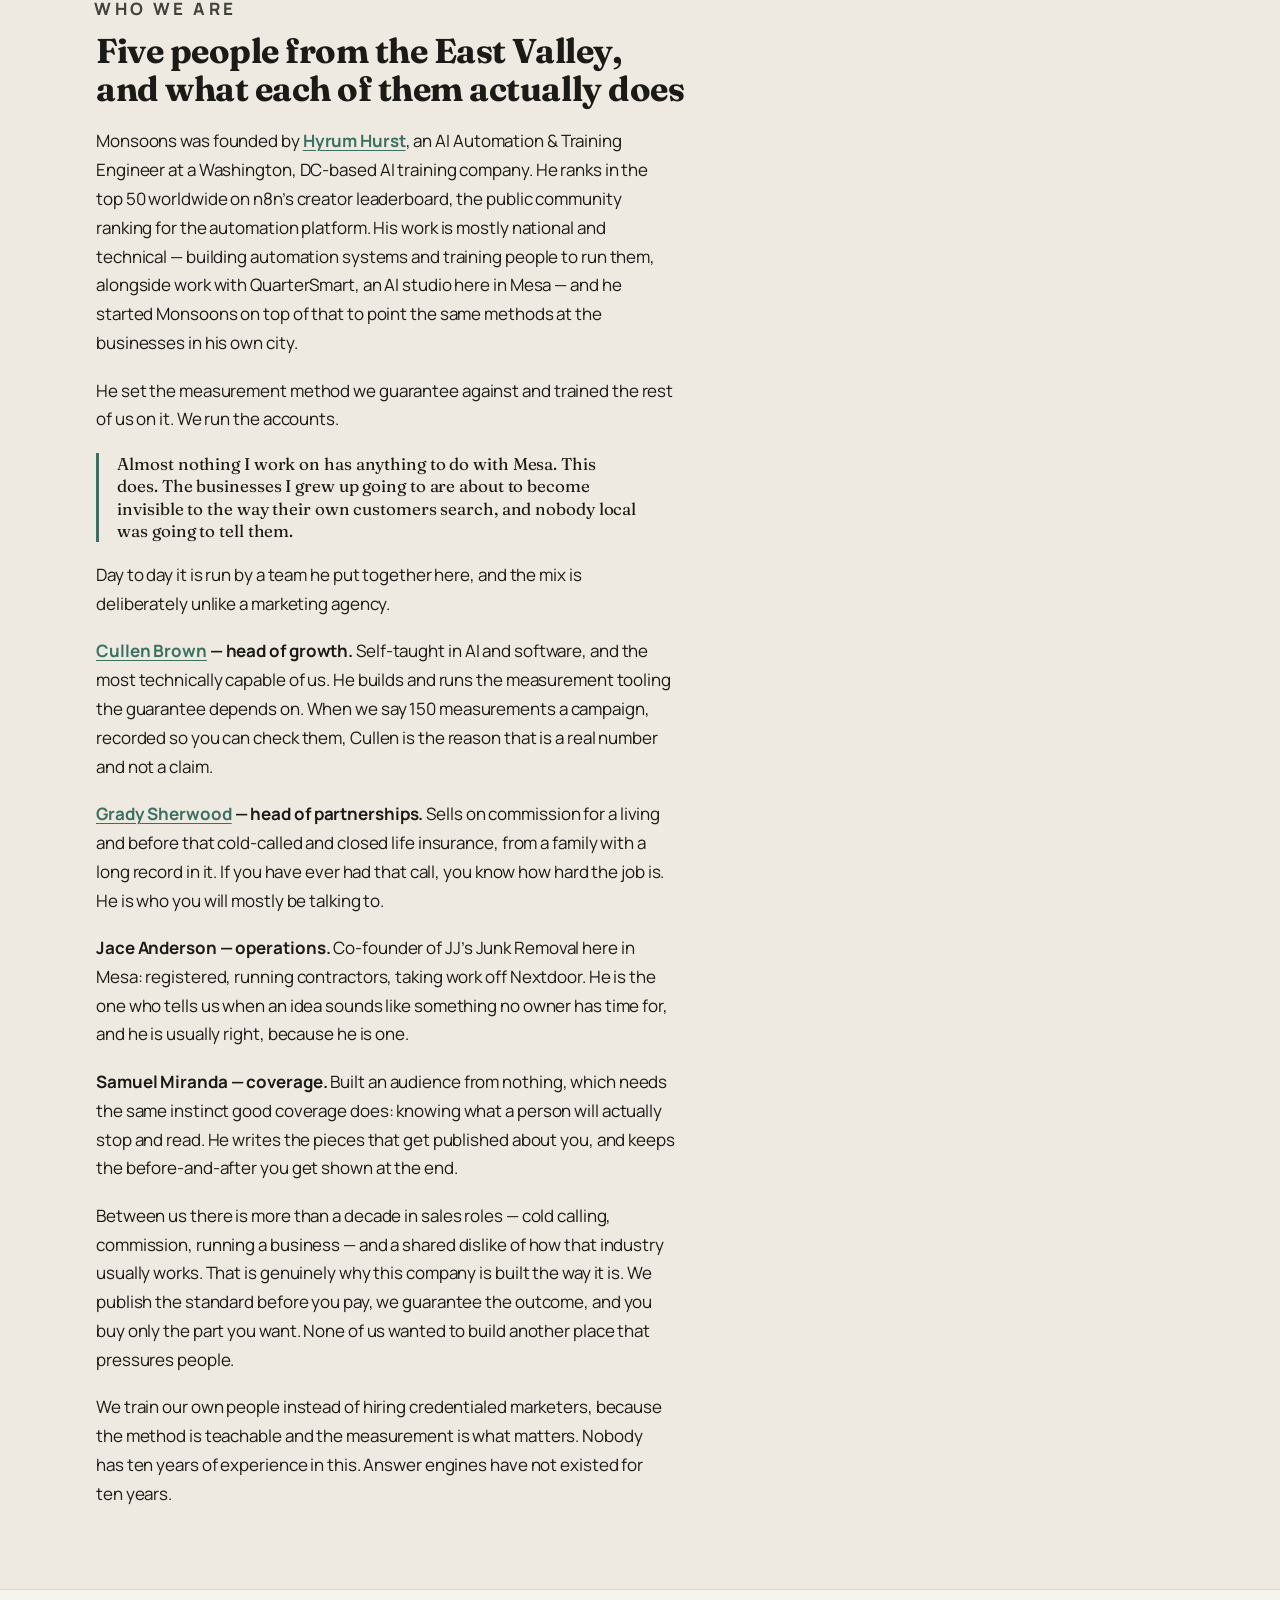
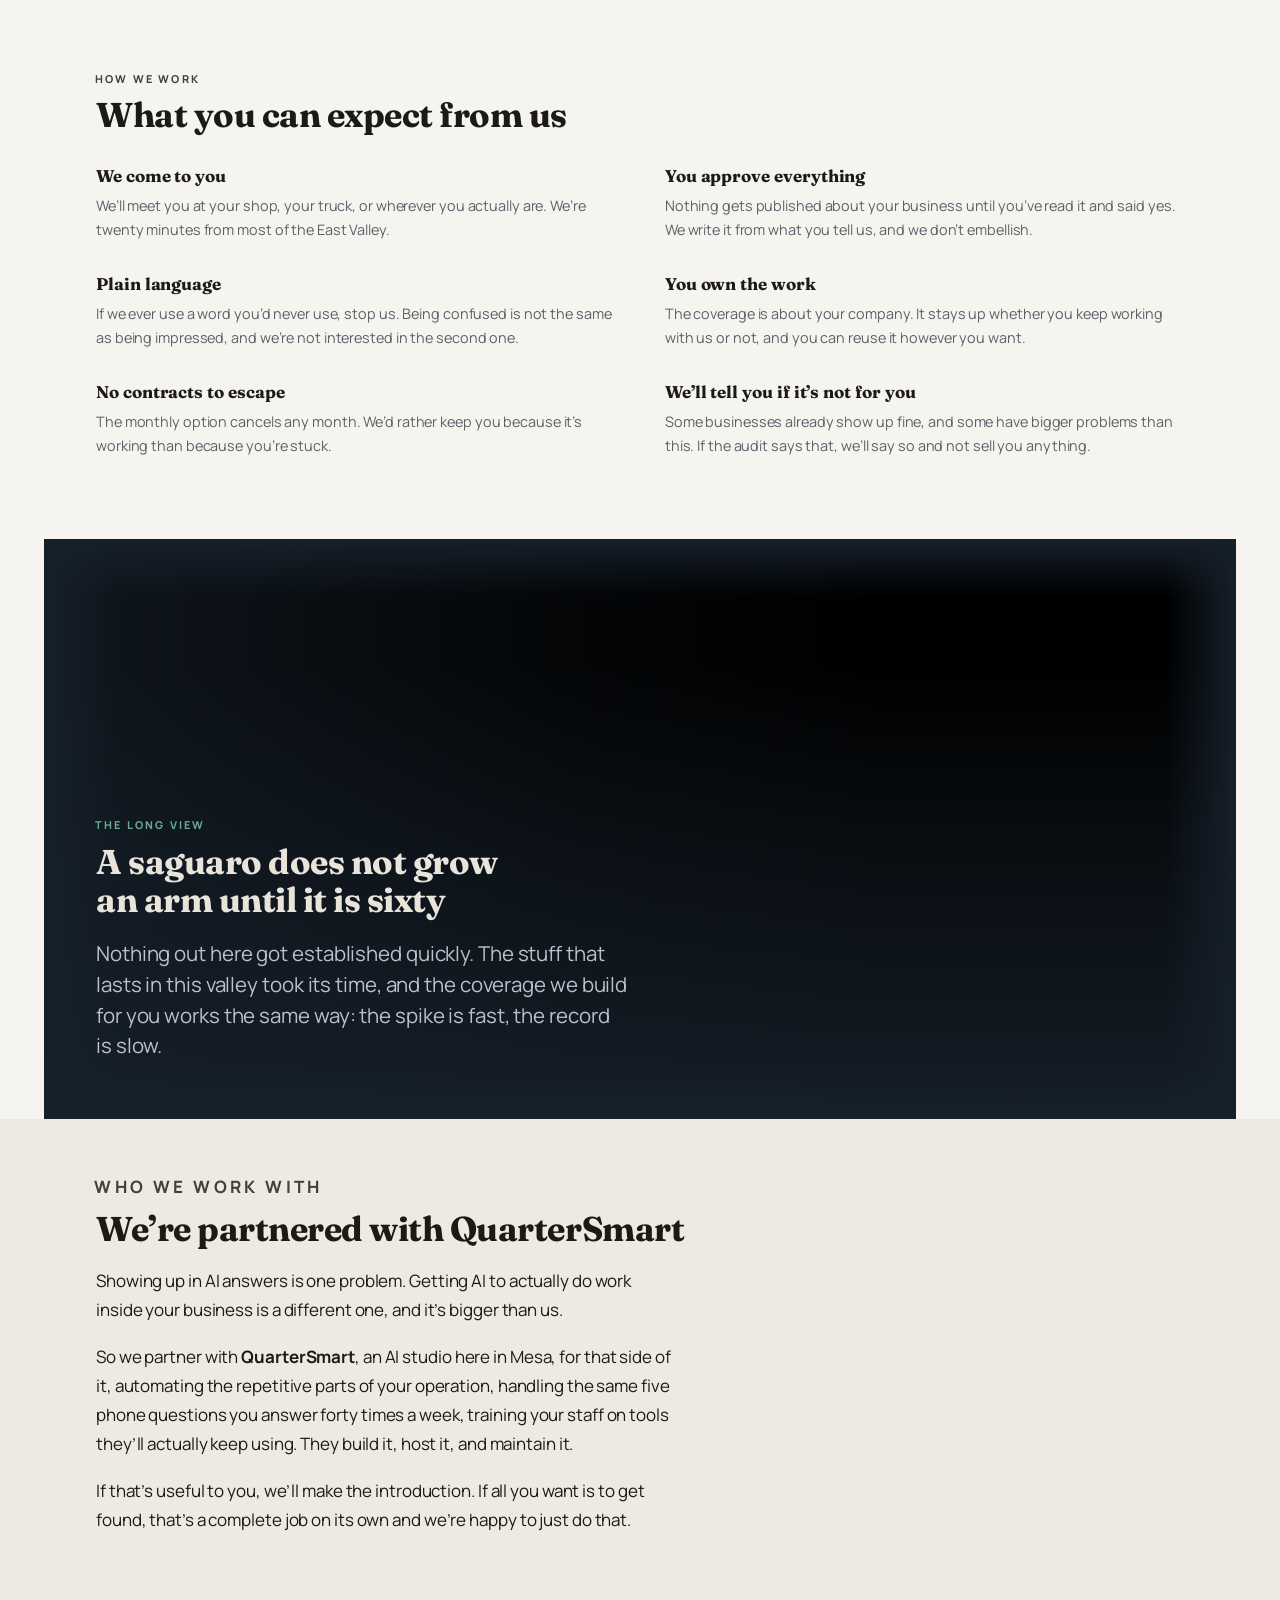
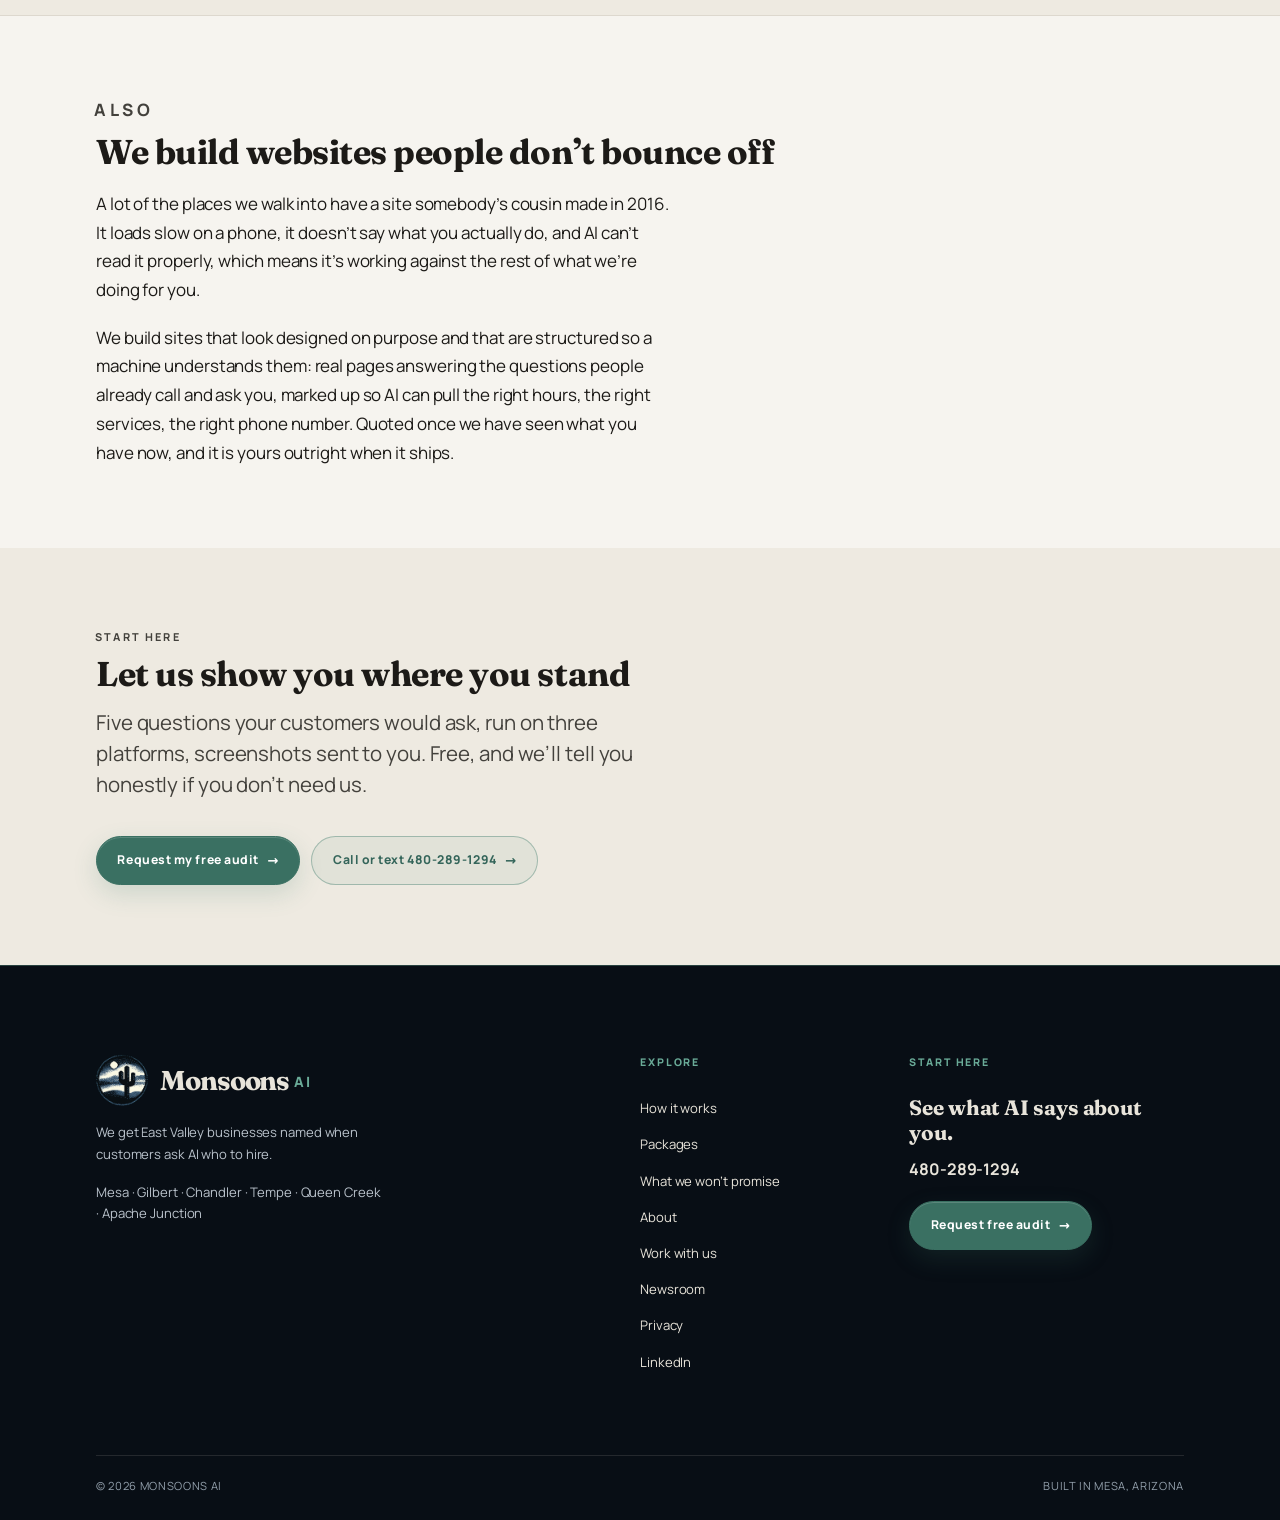
<file: about.html>
<!doctype html>
<html lang="en">
  <head>
    <meta charset="utf-8" />
    <meta name="viewport" content="width=device-width, initial-scale=1" />
    <title>About | Monsoons</title>
    <meta
      name="description"
      content="We're a small East Valley company that gets local businesses recommended by AI. Based in Mesa. New, local, and structured so you don't have to take our word for anything."
    />
    <link rel="canonical" href="https://monsoonsai.com/about.html" />
    <link rel="icon" href="./assets/favicon-32.png" />
    <link rel="apple-touch-icon" href="./assets/apple-touch-icon.png" />
    <link rel="preload" href="./assets/fonts/Fraunces-var.woff2" as="font" type="font/woff2" crossorigin />
    <link rel="preload" href="./assets/fonts/Manrope-var.woff2" as="font" type="font/woff2" crossorigin />
    <link rel="stylesheet" href="./assets/site.css?v=2" />
    <meta property="og:type" content="website" />
    <meta property="og:title" content="About | Monsoons" />
    <meta property="og:description" content="We're a small East Valley company based in Mesa. New, local, and structured so you can check our work." />
    <meta property="og:url" content="https://monsoonsai.com/about.html" />
    <meta property="og:image" content="https://monsoonsai.com/assets/og-about.png" />
    <meta name="twitter:card" content="summary_large_image" />
  </head>
  <body>
    <a class="skip" href="#main">Skip to content</a>
    <nav class="nav" aria-label="Primary">
      <div class="nav__inner">
        <a class="nav__brand" href="./index.html" aria-label="Monsoons home">
          <img class="nav__lockup"
               src="./assets/logo-wordmark-44.png"
               srcset="./assets/logo-wordmark-44.png 1x, ./assets/logo-wordmark-88.png 2x"
               alt="Monsoons" width="121" height="44" />
        </a>
        <div class="nav__panel" id="nav-menu">
          <div class="nav__links">
          <a href="./index.html#how">How it works</a>
          <a href="./index.html#pricing">Packages</a>
          <a href="./index.html#honest">What we won’t promise</a>
          <a href="./about.html" aria-current="page">About</a>
          <a class="btn btn--quiet" href="./audit.html">Free audit</a>
        </div>
      </div>
      </div>
    </nav>


    <main id="main">
    <header class="page-hero page-hero--about">
      <div class="wrap page-hero__inner">
        <div class="head">
          <p class="label">About</p>
          <h1>We’re from here</h1>
          <p class="lede">
            Monsoons is a small company in Mesa. We do one thing: get East Valley
            businesses recommended by AI when their customers ask who to hire.
          </p>
        </div>
      </div>
    </header>

    <section class="section section--tint">
      <div class="wrap prose">
        <div class="head">
          <p class="label">Why we’re called Monsoons</p>
          <h2>The storm is the part you notice</h2>
        </div>
        <p>
          Everybody who’s spent a summer here knows the pattern. The sky goes green,
          the dust wall comes over the 60, and for twenty minutes it’s the only thing
          happening in the Valley. Then it’s gone and the streets are dry by noon.
        </p>
        <p>
          But that’s not what the monsoon is for. The storm is the part you notice.
          The water that soaks down and refills what’s under the ground is the part
          that matters, and nobody sees that happen.
        </p>
        <p class="pull">
          Our work is the same shape. There’s a spike you’ll notice in the first few
          weeks, and there’s a record underneath it that keeps working after the spike
          settles.
        </p>
        <p>
          We’d rather explain that on day one than let you discover it in month three.
          Most companies selling anything with “AI” in it right now are doing the
          opposite.
        </p>
      </div>
    </section>

    <section class="section">
      <div class="wrap prose">
        <div class="head">
          <p class="label">The Valley</p>
          <h2>Somebody dug the canals twice</h2>
        </div>
        <p>
          Long before any of this was here, people cut hundreds of miles of irrigation
          canals across this valley by hand. They farmed it for centuries. Around 1450
          that society came apart, and the fields went back to desert.
        </p>
        <p>
          Fourteen hundred years later, settlers arrived in what became Mesa, found the
          old canal beds still cut into the ground, cleared them out, and started using
          them again. Some of the water moving through the Valley today runs along lines
          that were surveyed by people whose names nobody wrote down. Phoenix is named
          for exactly that idea, a city that came back up out of another one.
        </p>
        <p>
          We think about that a lot, because it’s the same principle we sell. The
          channel outlasted everyone who dug it. What you build into the record stays
          in the record.
        </p>
      </div>
    </section>


    <section class="plate plate--grove">
      <canvas id="grovePlate" aria-hidden="true"></canvas>
      <img decoding="async" id="groveSrc" data-src="./media/grove.jpg" alt="" />
      <div class="plate__inner">
        <div class="head">
          <p class="label">Then and now</p>
          <h2>These were groves before they were parking lots</h2>
        </div>
        <p class="lede">
          Half the strip malls we walk into are standing on what used to be citrus.
          The water still runs where somebody dug it. That is the part we think about
          when we talk about building a record.
        </p>
      </div>
    </section>

    <section class="section section--dark">
      <div class="wrap prose">
        <div class="head">
          <p class="label">Straight answers</p>
          <h2>We’re new, and we’ve built the deal around that</h2>
        </div>
        <p>
          We’re not going to pretend to be a fifteen-year-old agency. We’re a young
          company, we’re local, and we started this because almost nobody in the East
          Valley is paying attention to how AI answers questions about local
          businesses. That window is open right now.
        </p>
        <p>
          So we don’t ask you to trust us. We show you your own phone. We save what the
          AI said before we touched anything. We put the standard in writing before we
          start, and you keep your money until we’ve hit it.
        </p>
        <p class="pull">
          If we can’t prove it, we haven’t earned it. That’s the whole business model,
          not a slogan.
        </p>
        <p>
          You’ll also notice we tell you what we can’t do. That costs us some deals. We
          think it’s worth it, because the people in this industry who promise
          everything are going to spend next year explaining themselves.
        </p>
      </div>
    </section>

    <section class="section section--tint">
      <div class="wrap prose">
        <div class="head">
          <p class="label">Who we are</p>
          <h2>Five people from the East Valley, and what each of them actually does</h2>
        </div>
        <p>
          Monsoons was founded by <strong><a href="https://www.linkedin.com/in/hyrum-hurst-83a5a537a/" rel="noopener">Hyrum Hurst</a></strong>,
          an AI Automation &amp; Training Engineer at a Washington, DC-based AI training
          company. He ranks in the top 50 worldwide on n8n&rsquo;s creator leaderboard, the
          public community ranking for the automation platform. His work is mostly national
          and technical &mdash; building automation systems and training people to run them,
          alongside work with QuarterSmart, an AI studio here in Mesa &mdash; and he started
          Monsoons on top of that to point the same methods at the businesses in his own
          city.
        </p>
        <p>
          He set the measurement method we guarantee against and trained the rest of us on
          it. We run the accounts.
        </p>
        <p class="pull">
          Almost nothing I work on has anything to do with Mesa. This does. The businesses
          I grew up going to are about to become invisible to the way their own customers
          search, and nobody local was going to tell them.
        </p>
        <p>
          Day to day it is run by a team he put together here, and the mix is deliberately
          unlike a marketing agency.
        </p>
        <p>
          <strong><a href="https://www.linkedin.com/in/cullenbrown7/" rel="noopener">Cullen
          Brown</a> &mdash; head of growth.</strong> Self-taught in AI and software, and
          the most technically capable of us. He builds and runs the measurement tooling
          the guarantee depends on. When we say 150 measurements a campaign, recorded so
          you can check them, Cullen is the reason that is a real number and not a claim.
        </p>
        <p>
          <strong><a href="https://www.linkedin.com/in/grady-sherwood-237639425" rel="noopener">Grady
          Sherwood</a> &mdash; head of partnerships.</strong> Sells on commission for a
          living and before that cold-called and closed life insurance, from a family with
          a long record in it. If you have ever had that call, you know how hard the job
          is. He is who you will mostly be talking to.
        </p>
        <p>
          <strong>Jace Anderson &mdash; operations.</strong> Co-founder of JJ&rsquo;s Junk Removal
          here in Mesa: registered, running contractors, taking work off Nextdoor. He is
          the one who tells us when an idea sounds like something no owner has time for,
          and he is usually right, because he is one.
        </p>
        <p>
          <strong>Samuel Miranda &mdash; coverage.</strong> Built an audience from
          nothing, which needs the same instinct good coverage does: knowing what a person
          will actually stop and read. He writes the pieces that get published about you,
          and keeps the before-and-after you get shown at the end.
        </p>
        <p>
          Between us there is more than a decade in sales roles &mdash; cold calling,
          commission, running a business &mdash; and a shared dislike of how that industry
          usually works. That is genuinely why this company is built the way it is. We
          publish the standard before you pay, we guarantee the outcome, and you buy only
          the part you want. None of us wanted to build another place that pressures
          people.
        </p>
        <p>
          We train our own people instead of hiring credentialed marketers, because the
          method is teachable and the measurement is what matters. Nobody has ten years of
          experience in this. Answer engines have not existed for ten years.
        </p>
      </div>
    </section>

    <section class="section">
      <div class="wrap">
        <div class="head">
          <p class="label">How we work</p>
          <h2>What you can expect from us</h2>
        </div>
        <div class="cols">
          <div class="col">
            <h3>We come to you</h3>
            <p>
              We’ll meet you at your shop, your truck, or wherever you actually are.
              We’re twenty minutes from most of the East Valley.
            </p>
          </div>
          <div class="col">
            <h3>You approve everything</h3>
            <p>
              Nothing gets published about your business until you’ve read it and said
              yes. We write it from what you tell us, and we don’t embellish.
            </p>
          </div>
          <div class="col">
            <h3>Plain language</h3>
            <p>
              If we ever use a word you’d never use, stop us. Being confused is not the
              same as being impressed, and we’re not interested in the second one.
            </p>
          </div>
          <div class="col">
            <h3>You own the work</h3>
            <p>
              The coverage is about your company. It stays up whether you keep working
              with us or not, and you can reuse it however you want.
            </p>
          </div>
          <div class="col">
            <h3>No contracts to escape</h3>
            <p>
              The monthly option cancels any month. We’d rather keep you because it’s
              working than because you’re stuck.
            </p>
          </div>
          <div class="col">
            <h3>We’ll tell you if it’s not for you</h3>
            <p>
              Some businesses already show up fine, and some have bigger problems than
              this. If the audit says that, we’ll say so and not sell you anything.
            </p>
          </div>
        </div>
      </div>
    </section>

    <section class="plate plate--saguaro">
      <canvas id="saguaroPlate" aria-hidden="true"></canvas>
      <img decoding="async" id="saguaroSrc" data-src="./media/saguaro-forest-web.jpg" alt="" />
      <div class="plate__inner">
        <div class="head">
          <p class="label">The long view</p>
          <h2>A saguaro does not grow an arm until it is sixty</h2>
        </div>
        <p class="lede">
          Nothing out here got established quickly. The stuff that lasts in this
          valley took its time, and the coverage we build for you works the same
          way: the spike is fast, the record is slow.
        </p>
      </div>
    </section>

    <section class="section section--tint">
      <div class="wrap prose">
        <div class="head">
          <p class="label">Who we work with</p>
          <h2>We’re partnered with QuarterSmart</h2>
        </div>
        <p>
          Showing up in AI answers is one problem. Getting AI to actually do work inside
          your business is a different one, and it’s bigger than us.
        </p>
        <p>
          So we partner with <strong>QuarterSmart</strong>, an AI studio here in Mesa,
          for that side of it, automating the repetitive parts of your operation,
          handling the same five phone questions you answer forty times a week, training
          your staff on tools they’ll actually keep using. They build it, host it, and
          maintain it.
        </p>
        <p>
          If that’s useful to you, we’ll make the introduction. If all you want is to
          get found, that’s a complete job on its own and we’re happy to just do that.
        </p>
      </div>
    </section>

    <section class="section">
      <div class="wrap prose">
        <div class="head">
          <p class="label">Also</p>
          <h2>We build websites people don’t bounce off</h2>
        </div>
        <p>
          A lot of the places we walk into have a site somebody’s cousin made in 2016.
          It loads slow on a phone, it doesn’t say what you actually do, and AI can’t
          read it properly, which means it’s working against the rest of what we’re
          doing for you.
        </p>
        <p>
          We build sites that look designed on purpose and that are structured so a
          machine understands them: real pages answering the questions people already
          call and ask you, marked up so AI can pull the right hours, the right services,
          the right phone number. Quoted once we have seen what you have now, and it
          is yours outright when it ships.
        </p>
      </div>
    </section>

    <section class="section section--tint">
      <div class="wrap">
        <div class="head">
          <p class="label">Start here</p>
          <h2>Let us show you where you stand</h2>
          <p class="lede">
            Five questions your customers would ask, run on three platforms, screenshots
            sent to you. Free, and we’ll tell you honestly if you don’t need us.
          </p>
        </div>
        <div class="hero__cta">
          <a class="btn" href="./audit.html">Request my free audit</a>
          <a class="btn btn--quiet" href="tel:+14802891294">Call or text 480-289-1294</a>
        </div>
      </div>
    </section>
    </main>


    <footer class="footer">
      <div class="footer__inner">
        <div class="footer__brand">
          <a class="footer__lockup" href="./index.html" aria-label="Monsoons AI home">
            <img class="footer__mark" src="./assets/logo-mark-128.png" alt="" width="52" height="52" />
            <span class="footer__wordmark">Monsoons <span>AI</span></span>
          </a>
          <p>We get East Valley businesses named when customers ask AI who to hire.</p>
          <p>Mesa · Gilbert · Chandler · Tempe · Queen Creek · Apache Junction</p>
        </div>
        <nav class="footer__nav" aria-label="Footer">
          <p class="footer__eyebrow">Explore</p>
          <a href="./index.html#how">How it works</a>
          <a href="./index.html#pricing">Packages</a>
          <a href="./index.html#honest">What we won’t promise</a>
          <a href="./about.html">About</a>
          <a href="./work.html">Work with us</a>
          <a href="./news/">Newsroom</a>
          <a href="./privacy.html">Privacy</a>
          <a href="https://www.linkedin.com/company/monsoons-ai/" rel="noopener">LinkedIn</a>
        </nav>
        <div class="footer__contact">
          <p class="footer__eyebrow">Start here</p>
          <strong>See what AI says about you.</strong>
          <a class="footer__phone" href="tel:+14802891294">480-289-1294</a>
          <a class="btn" href="./audit.html">Request free audit</a>
        </div>
      </div>
      <div class="footer__bottom">
        <span>© 2026 Monsoons AI</span>
        <span>Built in Mesa, Arizona</span>
      </div>
    </footer>
    <script type="module">
      import { mountPlate } from './assets/plate.js?v=2';

      const narrow = matchMedia('(max-width: 620px)').matches;

      // Citrus grove. Carries the page's one travelling crest, and deliberately a
      // different gesture from the bridge on the home page: right to left, slanted
      // the other way, slower and wider, so it reads as a swell rather than a pop.
      mountPlate(
        document.getElementById('grovePlate'),
        document.getElementById('groveSrc'),
        {
          pixelSize: narrow ? 4 : 3,
          whiteClip: 0.2,
          brightness: 10,
          levels: 8,
          leanRadius: 0.45,
          leanStrength: 6,
        }
      );

      // Saguaro forest. Hundreds of separate silhouettes receding into haze, which
      // is exactly what the dither wants: discrete elements at varying depth.
      // Deliberately still — the grove plate above already carries a crest, and two
      // travelling waves on one page compete. Interaction here is the pointer.
      mountPlate(
        document.getElementById('saguaroPlate'),
        document.getElementById('saguaroSrc'),
        {
          pixelSize: narrow ? 4 : 3,
          whiteClip: 0.14,
          brightness: 6,
          contrast: 16,
          levels: 8,
          leanRadius: 0.42,
          leanStrength: 6,
        }
      );
    </script>
    <script type="module" src="./assets/nav.js?v=2"></script>
    <script type="module" src="./assets/logo-resolve.js?v=2"></script>
  </body>
</html>
</file>
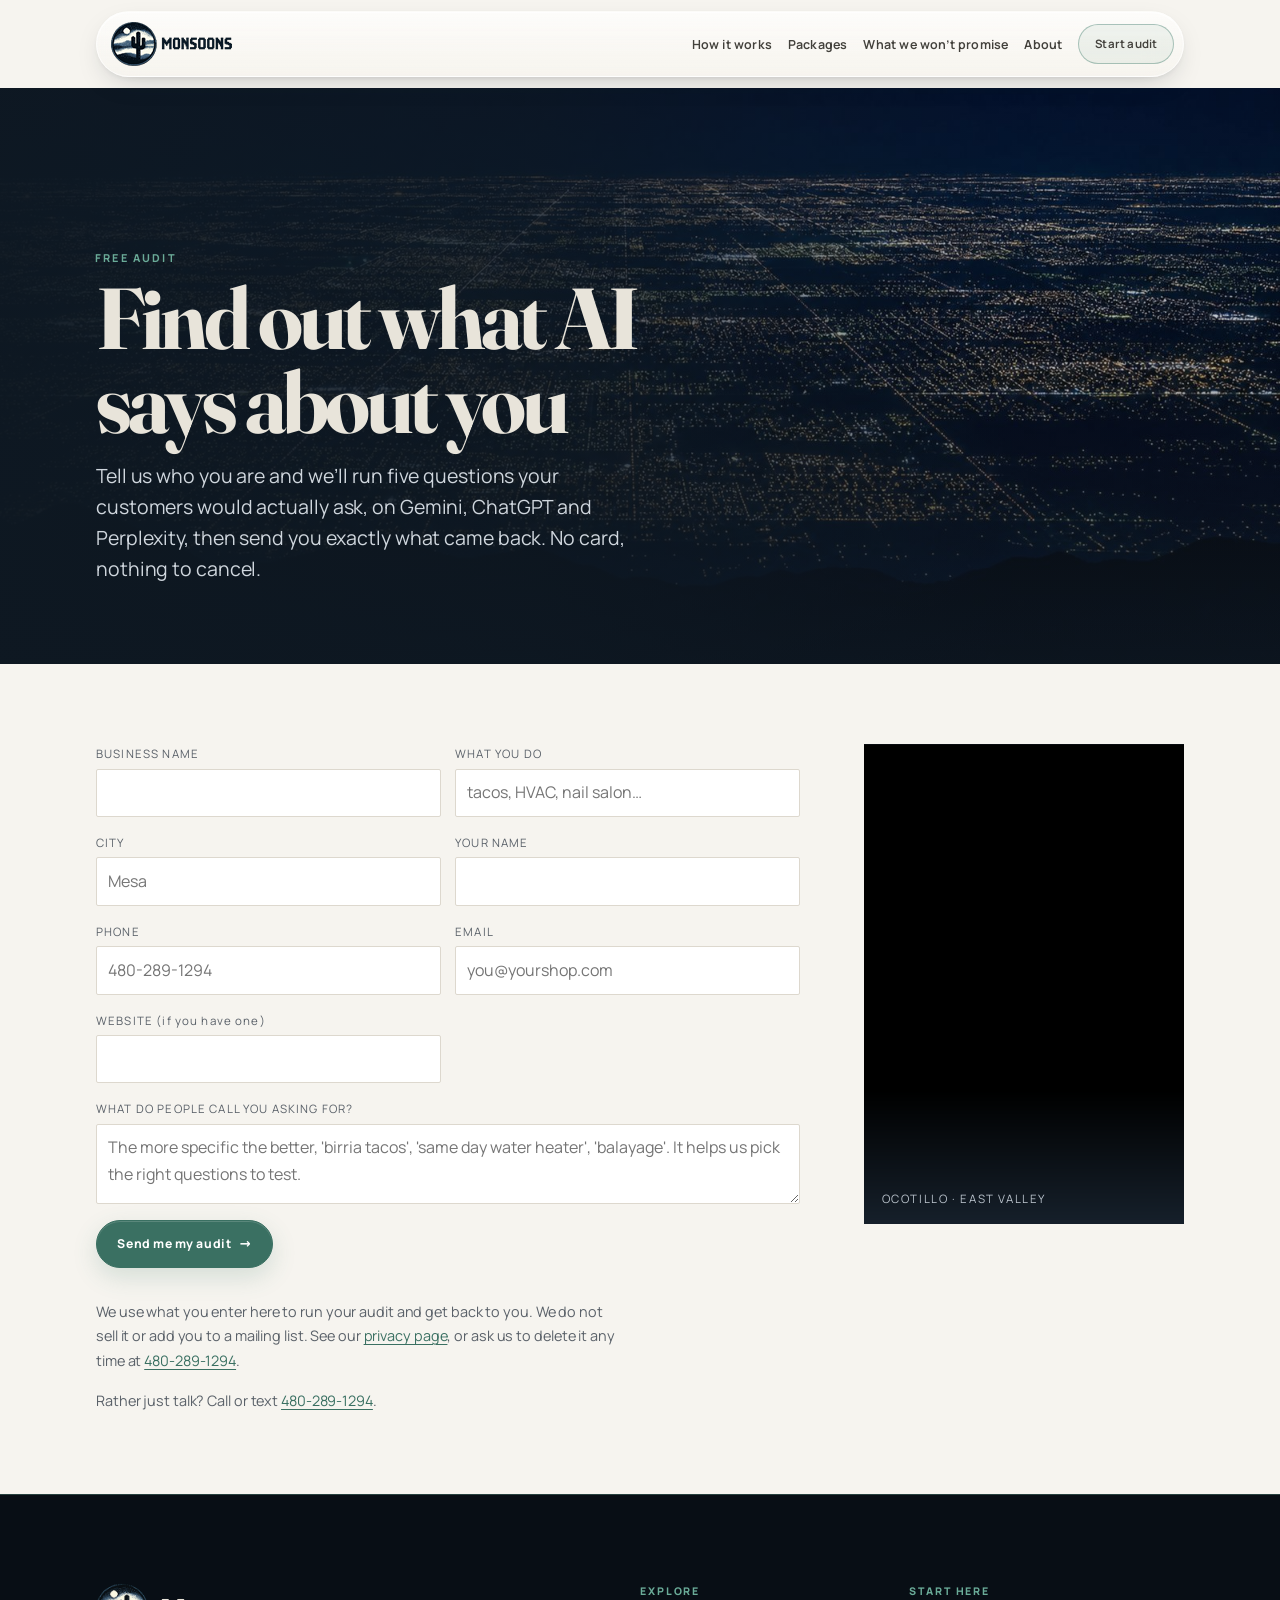
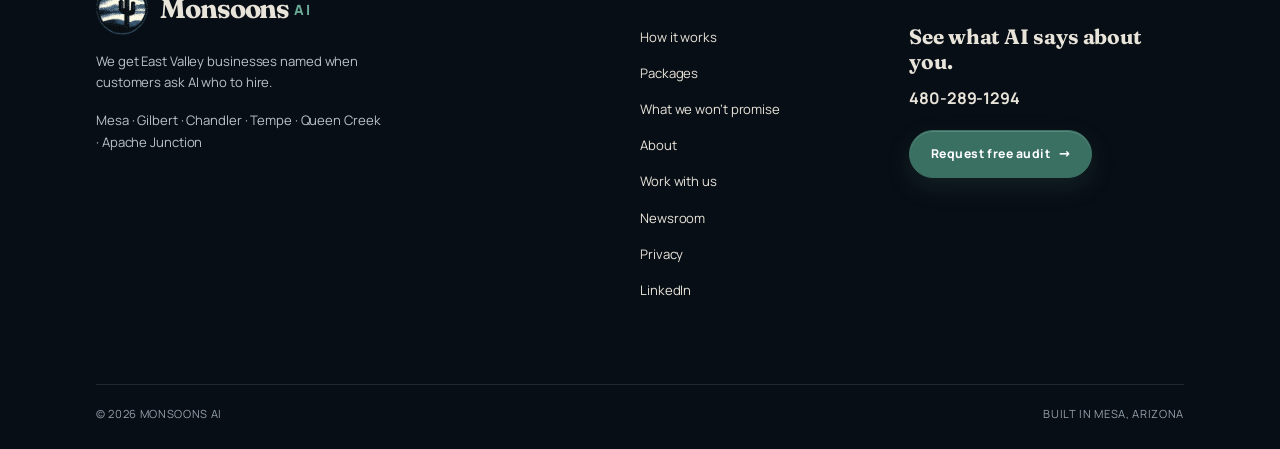
<file: audit.html>
<!doctype html>
<html lang="en">
  <head>
    <meta charset="utf-8" />
    <meta name="viewport" content="width=device-width, initial-scale=1" />
    <title>Free AI visibility audit, Monsoons</title>
    <meta
      name="description"
      content="We run the questions your customers actually ask on Gemini, ChatGPT and Perplexity, and send you the screenshots. Free, for East Valley businesses."
    />
    <link rel="canonical" href="https://monsoonsai.com/audit.html" />
    <link rel="icon" href="./assets/favicon-32.png" />
    <link rel="apple-touch-icon" href="./assets/apple-touch-icon.png" />
    <link rel="preload" href="./assets/fonts/Fraunces-var.woff2" as="font" type="font/woff2" crossorigin />
    <link rel="preload" href="./assets/fonts/Manrope-var.woff2" as="font" type="font/woff2" crossorigin />
    <link rel="stylesheet" href="./assets/site.css?v=2" />
    <meta property="og:type" content="website" />
    <meta property="og:title" content="Free AI visibility audit | Monsoons" />
    <meta property="og:description" content="We run five questions your customers actually ask on Gemini, ChatGPT and Perplexity, then send you exactly what came back. Free." />
    <meta property="og:url" content="https://monsoonsai.com/audit.html" />
    <meta property="og:image" content="https://monsoonsai.com/assets/og-audit.png" />
    <meta name="twitter:card" content="summary_large_image" />
    <style>
      .form { display: flex; flex-direction: column; gap: 1rem; }
      .form__row { display: grid; gap: 0.9rem; grid-template-columns: 1fr 1fr; }
      @media (max-width: 560px) { .form__row { grid-template-columns: 1fr; } }
      .field { display: flex; flex-direction: column; gap: 0.3rem; }
      .field__label {
        font-size: var(--t-xs); letter-spacing: 0.1em; text-transform: uppercase;
        color: var(--slate);
      }
      .field input, .field textarea, .field select {
        font: inherit; padding: 0.6rem 0.7rem;
        border: 1px solid var(--line); border-radius: var(--r-sm);
        background: #fff; color: var(--ink);
      }
      .field textarea { min-height: 5rem; resize: vertical; }
      .hp { position: absolute; left: -9999px; }
      .msg { font-size: 0.9rem; color: var(--slate); }
      .msg--bad { color: #9c3b2c; }
    </style>
  </head>
  <body>
    <a class="skip" href="#main">Skip to content</a>
    <nav class="nav" aria-label="Primary">
      <div class="nav__inner">
        <a class="nav__brand" href="./index.html" aria-label="Monsoons home">
          <img class="nav__lockup"
               src="./assets/logo-wordmark-44.png"
               srcset="./assets/logo-wordmark-44.png 1x, ./assets/logo-wordmark-88.png 2x"
               alt="Monsoons" width="121" height="44" />
        </a>
        <div class="nav__panel" id="nav-menu">
          <div class="nav__links">
          <a href="./index.html#how">How it works</a>
          <a href="./index.html#pricing">Packages</a>
          <a href="./index.html#honest">What we won’t promise</a>
          <a href="./about.html">About</a>
          <a class="btn btn--quiet" href="#form">Start audit</a>
        </div>
      </div>
      </div>
    </nav>


    <main id="main">
    <header class="page-hero page-hero--audit">
      <div class="wrap page-hero__inner">
        <div class="head">
          <p class="label">Free audit</p>
          <h1>Find out what AI says about you</h1>
          <p class="lede">
            Tell us who you are and we’ll run five questions your customers would
            actually ask, on Gemini, ChatGPT and Perplexity, then send you
            exactly what came back. No card, nothing to cancel.
          </p>
        </div>
      </div>
    </header>

    <section class="section">
      <div class="wrap">
        <div class="split">
        <form class="form" id="form">
          <div class="form__row">
            <label class="field">
              <span class="field__label">Business name</span>
              <input name="business_name" required autocomplete="organization" />
            </label>
            <label class="field">
              <span class="field__label">What you do</span>
              <input name="vertical" placeholder="tacos, HVAC, nail salon…" required />
            </label>
          </div>
          <div class="form__row">
            <label class="field">
              <span class="field__label">City</span>
              <input name="city" placeholder="Mesa" required autocomplete="address-level2" />
            </label>
            <label class="field">
              <span class="field__label">Your name</span>
              <input name="contact_name" required autocomplete="name" />
            </label>
          </div>
          <!-- Split, because one combined field cannot carry a useful
               autocomplete token or bring up the right keyboard on a phone.
               Neither is individually required; the script requires one of the
               two, which is also enforced by a constraint in the database. -->
          <div class="form__row">
            <label class="field">
              <span class="field__label">Phone</span>
              <input name="phone" type="tel" inputmode="tel" autocomplete="tel"
                     placeholder="480-289-1294" />
            </label>
            <label class="field">
              <span class="field__label">Email</span>
              <input name="email" type="email" autocomplete="email"
                     placeholder="you@yourshop.com" />
            </label>
          </div>
          <div class="form__row">
            <label class="field">
              <span class="field__label">Website <span style="text-transform: none">(if you have one)</span></span>
              <input name="website" autocomplete="url" />
            </label>
          </div>
          <label class="field">
            <span class="field__label">What do people call you asking for?</span>
            <textarea
              name="notes"
              placeholder="The more specific the better, 'birria tacos', 'same day water heater', 'balayage'. It helps us pick the right questions to test."
            ></textarea>
          </label>

          <label class="hp" aria-hidden="true">
            Leave blank<input name="nickname" tabindex="-1" autocomplete="off" />
          </label>

          <div>
            <button class="btn" type="submit">Send me my audit</button>
          </div>
          <p class="msg" id="msg" role="status" aria-live="polite"></p>
          <p class="msg">
            We use what you enter here to run your audit and get back to you. We do
            not sell it or add you to a mailing list. See our
            <a href="./privacy.html">privacy page</a>, or ask us to delete it any
            time at <a href="tel:+14802891294">480-289-1294</a>.
          </p>
          <p class="msg">
            Rather just talk? Call or text <a href="tel:+14802891294">480-289-1294</a>.
          </p>
        </form>

          <aside class="split__plate">
            <canvas id="ocotilloPlate" aria-hidden="true"></canvas>
            <img decoding="async" id="ocotilloSrc" data-src="./media/ocotillo.jpg" alt="" />
            <p class="split__caption">Ocotillo · East Valley</p>
          </aside>
        </div>
      </div>
    </section>
    </main>


    <footer class="footer">
      <div class="footer__inner">
        <div class="footer__brand">
          <a class="footer__lockup" href="./index.html" aria-label="Monsoons AI home">
            <img class="footer__mark" src="./assets/logo-mark-128.png" alt="" width="52" height="52" />
            <span class="footer__wordmark">Monsoons <span>AI</span></span>
          </a>
          <p>We get East Valley businesses named when customers ask AI who to hire.</p>
          <p>Mesa · Gilbert · Chandler · Tempe · Queen Creek · Apache Junction</p>
        </div>
        <nav class="footer__nav" aria-label="Footer">
          <p class="footer__eyebrow">Explore</p>
          <a href="./index.html#how">How it works</a>
          <a href="./index.html#pricing">Packages</a>
          <a href="./index.html#honest">What we won’t promise</a>
          <a href="./about.html">About</a>
          <a href="./work.html">Work with us</a>
          <a href="./news/">Newsroom</a>
          <a href="./privacy.html">Privacy</a>
          <a href="https://www.linkedin.com/company/monsoons-ai/" rel="noopener">LinkedIn</a>
        </nav>
        <div class="footer__contact">
          <p class="footer__eyebrow">Start here</p>
          <strong>See what AI says about you.</strong>
          <a class="footer__phone" href="tel:+14802891294">480-289-1294</a>
          <a class="btn" href="./audit.html">Request free audit</a>
        </div>
      </div>
      <div class="footer__bottom">
        <span>© 2026 Monsoons AI</span>
        <span>Built in Mesa, Arizona</span>
      </div>
    </footer>

    <script type="module">
      import { mountPlate } from './assets/plate.js?v=2';

      // Only mounted wide, where the plate is actually visible beside the form.
      // Below that the CSS hides it, so the source is never fetched at all —
      // which is the right outcome on a phone, on the page that has to convert.
      if (matchMedia('(min-width: 1181px)').matches) {
        mountPlate(
          document.getElementById('ocotilloPlate'),
          document.getElementById('ocotilloSrc'),
          { pixelSize: 3, whiteClip: 0.14, levels: 8, leanStrength: 5 }
        );
      }
      import { SUPABASE } from './assets/supabase-config.js?v=2';

      const form = document.getElementById('form');
      const msg = document.getElementById('msg');

      // Until the Supabase keys are filled in, this page is live but the form has
      // nowhere to write. Letting someone type six fields and then fail is the
      // worst outcome — that is a real prospect who tried and got nothing. So when
      // the config is still on placeholders, the form becomes a text-us path
      // instead, prefilled with what they typed, and says so up front.
      const CONFIGURED = !/YOUR-PROJECT|YOUR-ANON-KEY/.test(
        String(SUPABASE.url) + String(SUPABASE.anonKey)
      );

      const btn = form.querySelector('button');
      const val = (f, k) => (f.get(k) || '').trim();
      const say = (text, bad) => {
        msg.className = bad ? 'msg msg--bad' : 'msg';
        msg.textContent = text;
      };

      if (!CONFIGURED) {
        // The page is live but the form has nowhere to write. Letting someone fill
        // eight fields and then fail is the worst outcome, so say so before they
        // start and turn the button into a prefilled text instead.
        btn.textContent = 'Text us my details';
        say('Quickest way right now is a text. Fill this in and the button opens ' +
            'your messages with it ready to send.');
        form.addEventListener('submit', (e) => {
          e.preventDefault();
          const f = new FormData(form);
          if (f.get('nickname')) return;
          const line = (label, key) => (val(f, key) ? `${label}: ${val(f, key)}\n` : '');
          window.location.href = 'sms:+14802891294?&body=' + encodeURIComponent(
            'Free audit request\n' +
            line('Business', 'business_name') + line('What we do', 'vertical') +
            line('City', 'city') + line('Name', 'contact_name') +
            line('Phone', 'phone') + line('Email', 'email') +
            line('Website', 'website') + line('People ask for', 'notes'));
        });
      } else {
        let sending = false;

        form.addEventListener('submit', async (e) => {
          e.preventDefault();
          if (sending) return;                     // no duplicate submissions
          const f = new FormData(form);
          if (f.get('nickname')) return;           // bot tripped the honeypot

          // Phone and email are each optional, but one is required. Enforced here
          // for the message, and by a constraint in the database for real.
          const phone = val(f, 'phone'), email = val(f, 'email');
          if (!phone && !email) {
            say('Add a phone number or an email so we can send you the results.', true);
            form.querySelector('[name="phone"]').focus();
            return;
          }

          sending = true;
          btn.disabled = true;
          say('Sending…');

          // A direct REST insert rather than the Supabase browser SDK. The SDK
          // entry point pulls in auth, realtime, storage, functions and a process
          // shim from a third-party CDN — a large dependency, and an extra origin
          // on the critical path of the one page that has to convert, to do a
          // single POST. This is exactly what the SDK would have sent.
          let ok = false, detail = '';
          try {
            const res = await fetch(
              `${SUPABASE.url}/rest/v1/intake_submissions`,
              {
                method: 'POST',
                headers: {
                  apikey: SUPABASE.anonKey,
                  Authorization: `Bearer ${SUPABASE.anonKey}`,
                  'Content-Type': 'application/json',
                  Prefer: 'return=minimal',
                },
                body: JSON.stringify({
                  business_name: val(f, 'business_name'),
                  vertical: val(f, 'vertical') || null,
                  city: val(f, 'city') || null,
                  contact_name: val(f, 'contact_name') || null,
                  phone: phone || null,
                  email: email || null,
                  website: val(f, 'website') || null,
                  notes: val(f, 'notes') || null,
                }),
              }
            );
            ok = res.ok;
            if (!ok) detail = `${res.status}`;
          } catch (err) {
            detail = 'offline';                    // network down, DNS, blocked
          }

          if (!ok) {
            sending = false;
            btn.disabled = false;
            say(detail === 'offline'
              ? 'That did not send — looks like the connection dropped. Try again, ' +
                'or text us at 480-289-1294.'
              : 'That did not go through. Try again, or text us at 480-289-1294.',
              true);
            return;
          }

          // Only now, once the database has confirmed it.
          form.innerHTML =
            '<h2>Got it.</h2><p class="lede">We will run your questions and get ' +
            'back to you within two business days with the screenshots.</p>';
        });
      }
    </script>
    <script type="module" src="./assets/nav.js?v=2"></script>
    <script type="module" src="./assets/logo-resolve.js?v=2"></script>
  </body>
</html>
</file>
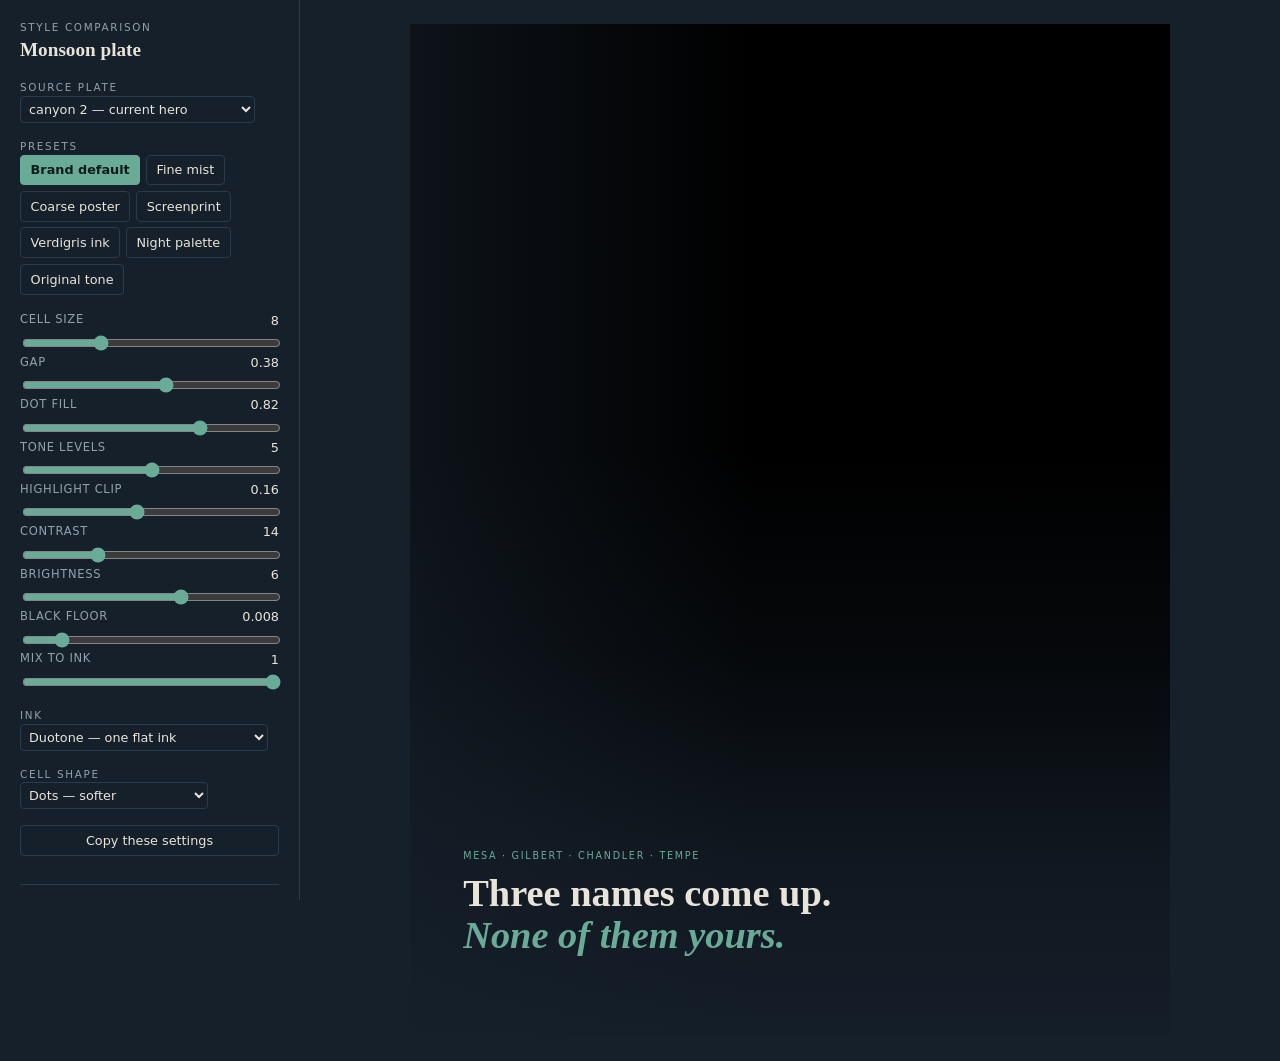
<file: dither-lab.html>
<!doctype html>
<html lang="en">
  <head>
    <meta charset="utf-8" />
    <meta name="viewport" content="width=device-width, initial-scale=1" />
    <!-- A tuning tool that ships with the site. robots.txt disallows crawling it,
         but a disallowed URL can still be indexed if something links to it, and
         only this meta actually keeps it out of an index. -->
    <meta name="robots" content="noindex, nofollow" />
    <title>Dither lab — monsoon plate</title>
    <style>
      :root {
        --indigo: #16202b;
        --bone: #e8e4da;
        --verdigris: #6aab98;
        --line: #2c3a49;
        --muted: #93a0ac;
        --sans: system-ui, -apple-system, 'Segoe UI', sans-serif;
        --serif: Georgia, 'Iowan Old Style', serif;
      }
      * { box-sizing: border-box; }
      body {
        margin: 0;
        background: var(--indigo);
        color: var(--bone);
        font: 14px/1.5 var(--sans);
        display: grid;
        grid-template-columns: 300px 1fr;
        min-height: 100vh;
      }
      @media (max-width: 860px) { body { grid-template-columns: 1fr; } }

      aside {
        padding: 1.25rem;
        border-right: 1px solid var(--line);
        display: flex;
        flex-direction: column;
        gap: 1rem;
        overflow-y: auto;
        max-height: 100vh;
      }
      h1 { font-family: var(--serif); font-size: 1.2rem; margin: 0; font-weight: 600; }
      .eyebrow {
        font-size: 0.65rem; letter-spacing: 0.16em; text-transform: uppercase;
        color: var(--muted); margin: 0;
      }
      .presets { display: flex; flex-wrap: wrap; gap: 0.35rem; }
      button {
        font: inherit; cursor: pointer; color: var(--bone);
        background: transparent; border: 1px solid var(--line);
        border-radius: 4px; padding: 0.3rem 0.6rem; font-size: 0.8rem;
      }
      button:hover { border-color: var(--verdigris); color: var(--verdigris); }
      button.on { background: var(--verdigris); border-color: var(--verdigris); color: #0d1a16; font-weight: 600; }
      button:focus-visible { outline: 2px solid var(--verdigris); outline-offset: 2px; }

      .ctl { display: grid; grid-template-columns: 1fr auto; gap: 0.2rem 0.5rem; align-items: center; }
      .ctl label { font-size: 0.72rem; letter-spacing: 0.06em; text-transform: uppercase; color: var(--muted); }
      .ctl output { font-variant-numeric: tabular-nums; font-size: 0.8rem; }
      .ctl input[type='range'] { grid-column: 1 / -1; width: 100%; accent-color: var(--verdigris); }
      select {
        font: inherit; font-size: 0.8rem; background: var(--indigo); color: var(--bone);
        border: 1px solid var(--line); border-radius: 4px; padding: 0.25rem;
      }
      .note { font-size: 0.75rem; color: var(--muted); border-top: 1px solid var(--line); padding-top: 0.75rem; }

      main { position: relative; display: grid; place-items: center; padding: 1.5rem; }
      .stagewrap { position: relative; max-width: 100%; }
      canvas { display: block; max-width: 100%; height: auto; background: var(--indigo); }
      video { display: none; }

      /* Directional scrim, heaviest where the type sits. Without this the
         letterspaced eyebrow disappears into the dot field entirely. */
      .stagewrap::after {
        content: '';
        position: absolute;
        inset: 0;
        pointer-events: none;
        background:
          linear-gradient(to top, rgba(22, 32, 43, 0.94) 0%, rgba(22, 32, 43, 0.72) 18%,
                          rgba(22, 32, 43, 0.25) 38%, transparent 58%),
          linear-gradient(to right, rgba(22, 32, 43, 0.6) 0%, transparent 45%);
      }
      .overlay { z-index: 1; }

      .overlay {
        position: absolute; inset: auto auto 8% 7%; max-width: 78%;
        pointer-events: none;
      }
      .overlay p.kicker {
        font-size: 0.6rem; letter-spacing: 0.18em; text-transform: uppercase;
        color: var(--verdigris); margin: 0 0 0.6rem;
      }
      .overlay h2 {
        font-family: var(--serif); font-weight: 600; margin: 0;
        font-size: clamp(1.4rem, 3.4vw, 2.4rem); line-height: 1.08; text-wrap: balance;
      }
      .overlay em { font-style: italic; color: var(--verdigris); }
    </style>
  </head>
  <body>
    <aside>
      <div>
        <p class="eyebrow">Style comparison</p>
        <h1>Monsoon plate</h1>
      </div>

      <div>
        <p class="eyebrow">Source plate</p>
        <select id="source">
          <option value="./media/canyon2-web.mp4">canyon 2 — current hero</option>
          <option value="./media/canyon-web.mp4">canyon 1 — earlier</option>
          <option value="./media/monsoon-hero-web.mp4">monsoon — 16:9, previous hero</option>
          <option value="./media/monsoon-wide-web.mp4">wide — 16:9, earlier</option>
          <option value="./media/monsoon-v2-web.mp4">v2 — portrait, mobile hero</option>
          <option value="./media/monsoon-portrait-web.mp4">v1 — portrait, original</option>
        </select>
      </div>

      <div>
        <p class="eyebrow">Presets</p>
        <div class="presets" id="presets"></div>
      </div>

      <div id="controls"></div>

      <div>
        <p class="eyebrow">Ink</p>
        <select id="colorMode">
          <option value="duotone">Duotone — one flat ink</option>
          <option value="blended">Blended — source mixed to brand</option>
          <option value="sampled">Sampled — original palette</option>
        </select>
      </div>

      <div>
        <p class="eyebrow">Cell shape</p>
        <select id="shape">
          <option value="dot">Dots — softer</option>
          <option value="square">Squares — more graphic</option>
        </select>
      </div>

      <button id="copy">Copy these settings</button>
      <p class="note">
        Move the pointer across the plate — cells lean away from it, matching the
        wind direction of the rain. Levels are auto-pinned from the first frame, so
        dot density never pulses.
      </p>
    </aside>

    <main>
      <div class="stagewrap">
        <canvas id="c"></canvas>
        <div class="overlay">
          <p class="kicker">Mesa · Gilbert · Chandler · Tempe</p>
          <h2>Three names come up.<br /><em>None of them yours.</em></h2>
        </div>
      </div>
      <video id="v" src="./media/canyon2-web.mp4" muted loop playsinline autoplay></video>
    </main>

    <script type="module">
      // ---------- Bayer matrix, built by recursion from 2×2 ----------
      function bayer(n) {
        if (n === 1) return [[0]];
        const p = bayer(n / 2);
        const s = p.length;
        const m = Array.from({ length: n }, () => new Array(n));
        for (let y = 0; y < n; y++)
          for (let x = 0; x < n; x++) {
            const q = y < s ? (x < s ? 0 : 2) : x < s ? 3 : 1;
            m[y][x] = 4 * p[y % s][x % s] + q;
          }
        return m;
      }
      const BAYER = bayer(8);
      const BN = 64;

      // ---------- presets ----------
      // Each is a genuinely different look, not a parameter nudge.
      const PRESETS = {
        'Brand default': { pixelSize: 8, spacing: 0.38, dotScale: 0.82, levels: 5, contrast: 14, brightness: 6, floor: 0.008, whiteClip: 0.16, colorMode: 'duotone', shape: 'dot', colorMix: 1 },
        'Fine mist':     { pixelSize: 5, spacing: 0.45, dotScale: 0.62, levels: 6, contrast: 10, brightness: 8, floor: 0.005, whiteClip: 0.2,  colorMode: 'duotone', shape: 'dot', colorMix: 1 },
        'Coarse poster': { pixelSize: 14, spacing: 0.3, dotScale: 0.95, levels: 2, contrast: 26, brightness: 2, floor: 0.02,  whiteClip: 0.1,  colorMode: 'duotone', shape: 'dot', colorMix: 1 },
        'Screenprint':   { pixelSize: 10, spacing: 0.22, dotScale: 1.0, levels: 3, contrast: 22, brightness: 4, floor: 0.015, whiteClip: 0.12, colorMode: 'duotone', shape: 'square', colorMix: 1 },
        'Verdigris ink': { pixelSize: 9, spacing: 0.4, dotScale: 0.85, levels: 4, contrast: 16, brightness: 5, floor: 0.01,  whiteClip: 0.15, colorMode: 'duotone', shape: 'dot', colorMix: 1, ink: '#6aab98' },
        'Night palette': { pixelSize: 7, spacing: 0.36, dotScale: 0.8, levels: 6, contrast: 8,  brightness: 9, floor: 0.005, whiteClip: 0.22, colorMode: 'blended', shape: 'dot', colorMix: 0.25 },
        'Original tone': { pixelSize: 6, spacing: 0.34, dotScale: 0.78, levels: 6, contrast: 6, brightness: 10, floor: 0.004, whiteClip: 0.24, colorMode: 'sampled', shape: 'dot', colorMix: 0 },
      };

      const SLIDERS = [
        ['pixelSize', 'Cell size', 3, 20, 1],
        ['spacing', 'Gap', 0.1, 0.6, 0.02],
        ['dotScale', 'Dot fill', 0.4, 1.0, 0.02],
        ['levels', 'Tone levels', 2, 8, 1],
        ['whiteClip', 'Highlight clip', 0.01, 0.35, 0.01],
        ['contrast', 'Contrast', 0, 50, 1],
        ['brightness', 'Brightness', -25, 25, 1],
        ['floor', 'Black floor', 0, 0.06, 0.002],
        ['colorMix', 'Mix to ink', 0, 1, 0.05],
      ];

      const INK = { r: 232, g: 228, b: 218 };   // bone
      const GROUND = '#16202b';                 // indigo

      let P = { ...PRESETS['Brand default'] };
      let inkHex = null;

      // ---------- DOM ----------
      const video = document.getElementById('v');
      const canvas = document.getElementById('c');
      const ctx = canvas.getContext('2d', { alpha: false });
      const buf = document.createElement('canvas');
      const bctx = buf.getContext('2d', { willReadFrequently: true });

      const presetBar = document.getElementById('presets');
      Object.keys(PRESETS).forEach((name) => {
        const b = document.createElement('button');
        b.textContent = name;
        b.onclick = () => {
          P = { colorMix: 1, ink: null, ...PRESETS[name] };
          inkHex = P.ink ?? null;
          document.getElementById('colorMode').value = P.colorMode;
          document.getElementById('shape').value = P.shape;
          syncSliders();
          levelsPinned = null;
          [...presetBar.children].forEach((c) => c.classList.toggle('on', c === b));
        };
        presetBar.append(b);
      });
      presetBar.firstChild.classList.add('on');

      const controls = document.getElementById('controls');
      const inputs = {};
      for (const [key, label, min, max, step] of SLIDERS) {
        const wrap = document.createElement('div');
        wrap.className = 'ctl';
        const l = document.createElement('label');
        l.textContent = label;
        const out = document.createElement('output');
        const r = document.createElement('input');
        Object.assign(r, { type: 'range', min, max, step, value: P[key] });
        r.oninput = () => {
          P[key] = Number(r.value);
          out.textContent = r.value;
          if (key === 'pixelSize' || key === 'whiteClip') levelsPinned = null;
        };
        out.textContent = P[key];
        wrap.append(l, out, r);
        controls.append(wrap);
        inputs[key] = { r, out };
      }
      const syncSliders = () => {
        for (const [key] of SLIDERS) {
          if (P[key] == null) continue;
          inputs[key].r.value = P[key];
          inputs[key].out.textContent = P[key];
        }
      };

      document.getElementById('source').onchange = (e) => {
        video.src = e.target.value;
        levelsPinned = null;          // different plate, different histogram
        video.play().catch(() => {});
      };
      document.getElementById('colorMode').onchange = (e) => (P.colorMode = e.target.value);
      document.getElementById('shape').onchange = (e) => (P.shape = e.target.value);
      document.getElementById('copy').onclick = async () => {
        await navigator.clipboard.writeText(JSON.stringify(P, null, 2));
        const b = document.getElementById('copy');
        b.textContent = 'Copied';
        setTimeout(() => (b.textContent = 'Copy these settings'), 1400);
      };

      // ---------- pointer ----------
      const ptr = { x: -1e4, y: -1e4, active: false };
      canvas.addEventListener('pointermove', (e) => {
        const r = canvas.getBoundingClientRect();
        ptr.x = ((e.clientX - r.left) / r.width) * canvas.width;
        ptr.y = ((e.clientY - r.top) / r.height) * canvas.height;
        ptr.active = true;
      });
      canvas.addEventListener('pointerleave', () => (ptr.active = false));

      // ---------- sizing ----------
      let cols = 0, rows = 0;
      function resize() {
        const maxW = Math.min(760, document.querySelector('main').clientWidth - 48);
        const ar = (video.videoHeight || 1112) / (video.videoWidth || 834);
        canvas.width = Math.max(240, Math.floor(maxW));
        canvas.height = Math.floor(canvas.width * ar);
        cols = Math.ceil(canvas.width / P.pixelSize);
        rows = Math.ceil(canvas.height / P.pixelSize);
        levelsPinned = null;
      }
      window.addEventListener('resize', resize);
      video.addEventListener('loadedmetadata', resize);

      // ---------- levels, pinned once ----------
      // Recomputing per frame makes dot density visibly pulse. Compute from
      // the first decoded frame and hold for the whole sequence.
      let levelsPinned = null;
      function pinLevels(lum) {
        const hist = new Uint32Array(256);
        for (let i = 0; i < lum.length; i++) hist[(lum[i] * 255) | 0]++;
        const total = lum.length;
        let acc = 0, lo = 0, hi = 255;
        for (let i = 0; i < 256; i++) { acc += hist[i]; if (acc >= total * 0.02) { lo = i; break; } }
        // Clip the top whiteClip fraction rather than the usual 2%. On a night
        // plate the moon is a tiny, very bright outlier — let it set the white
        // point and it crushes the rain (the actual subject) into black.
        acc = 0;
        const clip = Math.max(0.005, P.whiteClip ?? 0.15);
        for (let i = 255; i >= 0; i--) { acc += hist[i]; if (acc >= total * clip) { hi = i; break; } }
        levelsPinned = { lo: lo / 255, hi: Math.max(hi / 255, lo / 255 + 0.05) };
      }

      // ---------- render ----------
      function frame() {
        if (video.readyState >= 2 && canvas.width) {
          const cw = Math.ceil(canvas.width / P.pixelSize);
          const ch = Math.ceil(canvas.height / P.pixelSize);
          if (cw !== cols || ch !== rows) { cols = cw; rows = ch; levelsPinned = null; }

          buf.width = cols; buf.height = rows;
          bctx.drawImage(video, 0, 0, cols, rows);
          const px = bctx.getImageData(0, 0, cols, rows).data;

          const lum = new Float32Array(cols * rows);
          for (let i = 0, p = 0; i < lum.length; i++, p += 4) {
            lum[i] = (0.2126 * px[p] + 0.7152 * px[p + 1] + 0.0722 * px[p + 2]) / 255;
          }
          if (!levelsPinned) pinLevels(lum);
          const { lo, hi } = levelsPinned;
          const span = hi - lo;
          const c = 1 + P.contrast / 50;
          const b = P.brightness / 100;
          const L = Math.max(2, P.levels);

          ctx.fillStyle = GROUND;
          ctx.fillRect(0, 0, canvas.width, canvas.height);

          const cell = P.pixelSize;
          const inner = cell * (1 - P.spacing);
          const rMax = (inner / 2) * P.dotScale;
          const R = canvas.width * 0.6;

          // Directional lean: displace the SAMPLE coords, so the warp is free.
          const buckets = new Map();

          for (let y = 0; y < rows; y++) {
            for (let x = 0; x < cols; x++) {
              const cx = x * cell + cell / 2;
              const cy = y * cell + cell / 2;

              let sx = x, sy = y;
              if (ptr.active) {
                const dx = cx - ptr.x, dy = cy - ptr.y;
                const d = Math.hypot(dx, dy);
                if (d < R) {
                  const f = Math.pow(1 - d / R, 2);
                  sx = Math.min(cols - 1, Math.max(0, Math.round(x + (dx / (d || 1)) * f * 7)));
                  sy = Math.min(rows - 1, Math.max(0, Math.round(y - f * 3)));
                }
              }

              const si = sy * cols + sx;
              let v = (lum[si] - lo) / span;
              v = (v - 0.5) * c + 0.5 + b;
              if (v < P.floor) continue;
              v = Math.min(1, Math.max(0, v));

              // Ordered dither into L tone levels.
              const t = (BAYER[y & 7][x & 7] + 0.5) / BN;
              const scaled = v * (L - 1);
              const base = Math.floor(scaled);
              const lvl = Math.min(L - 1, scaled - base > t ? base + 1 : base);
              if (lvl <= 0) continue;
              const tone = lvl / (L - 1);

              let fill;
              if (P.colorMode === 'duotone') {
                const ink = inkHex ? hexRgb(inkHex) : INK;
                fill = `rgba(${ink.r},${ink.g},${ink.b},${tone.toFixed(2)})`;
              } else {
                const p4 = si * 4;
                let r = px[p4], g = px[p4 + 1], bl = px[p4 + 2];
                if (P.colorMode === 'blended') {
                  const mix = P.colorMix;
                  const ink = inkHex ? hexRgb(inkHex) : INK;
                  r = r + (ink.r - r) * mix;
                  g = g + (ink.g - g) * mix;
                  bl = bl + (ink.b - bl) * mix;
                }
                // Lift the sampled colour so dark source pixels still read.
                const k = 0.45 + 0.55 * tone;
                fill = `rgb(${(r * k + 90 * tone) | 0},${(g * k + 96 * tone) | 0},${(bl * k + 104 * tone) | 0})`;
              }

              let arr = buckets.get(fill);
              if (!arr) buckets.set(fill, (arr = []));
              arr.push(cx, cy, rMax * tone);
            }
          }

          // One fillStyle change per colour, not per dot.
          for (const [fill, arr] of buckets) {
            ctx.fillStyle = fill;
            ctx.beginPath();
            for (let i = 0; i < arr.length; i += 3) {
              const [x, y, r] = [arr[i], arr[i + 1], arr[i + 2]];
              if (r <= 0.15) continue;
              if (P.shape === 'square') ctx.rect(x - r, y - r, r * 2, r * 2);
              else { ctx.moveTo(x + r, y); ctx.arc(x, y, r, 0, Math.PI * 2); }
            }
            ctx.fill();
          }
        }
        requestAnimationFrame(frame);
      }

      const hexRgb = (h) => ({
        r: parseInt(h.slice(1, 3), 16),
        g: parseInt(h.slice(3, 5), 16),
        b: parseInt(h.slice(5, 7), 16),
      });

      video.play().catch(() => {});
      resize();
      frame();
    </script>
  </body>
</html>
</file>
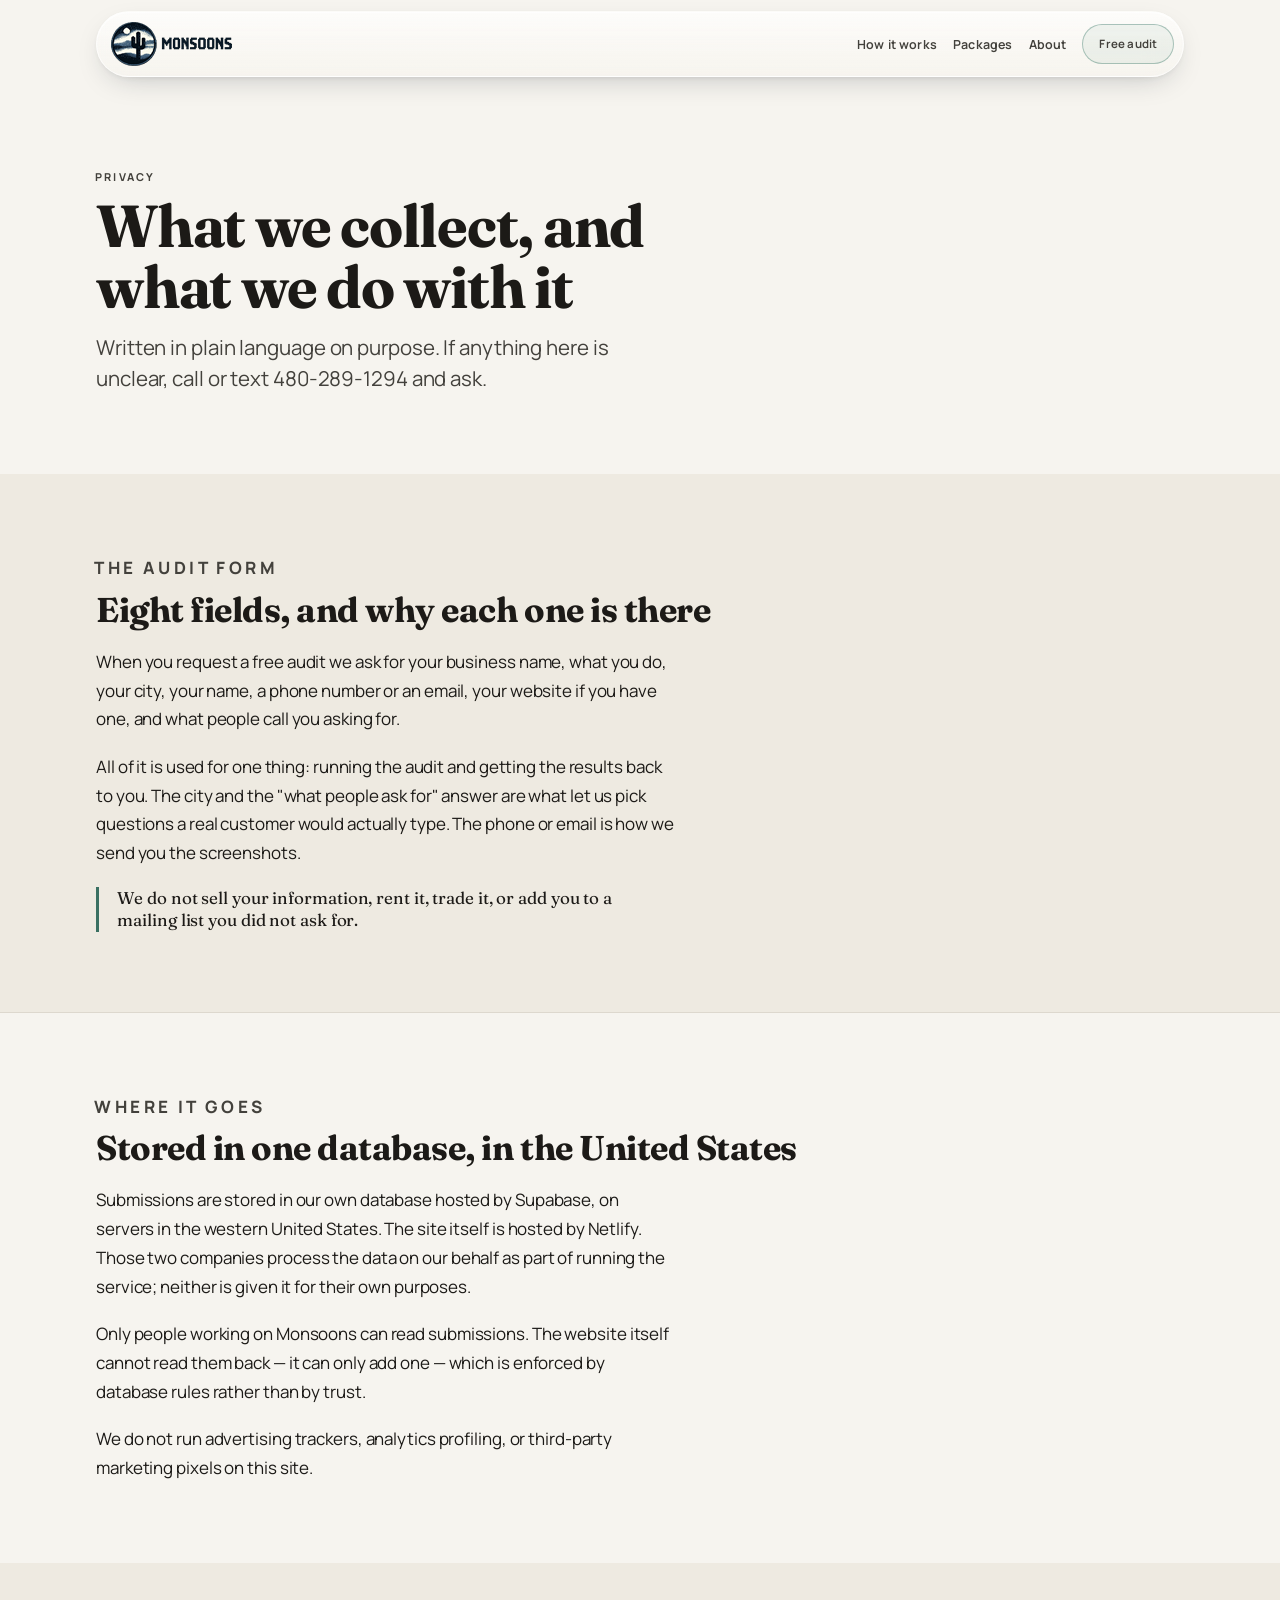
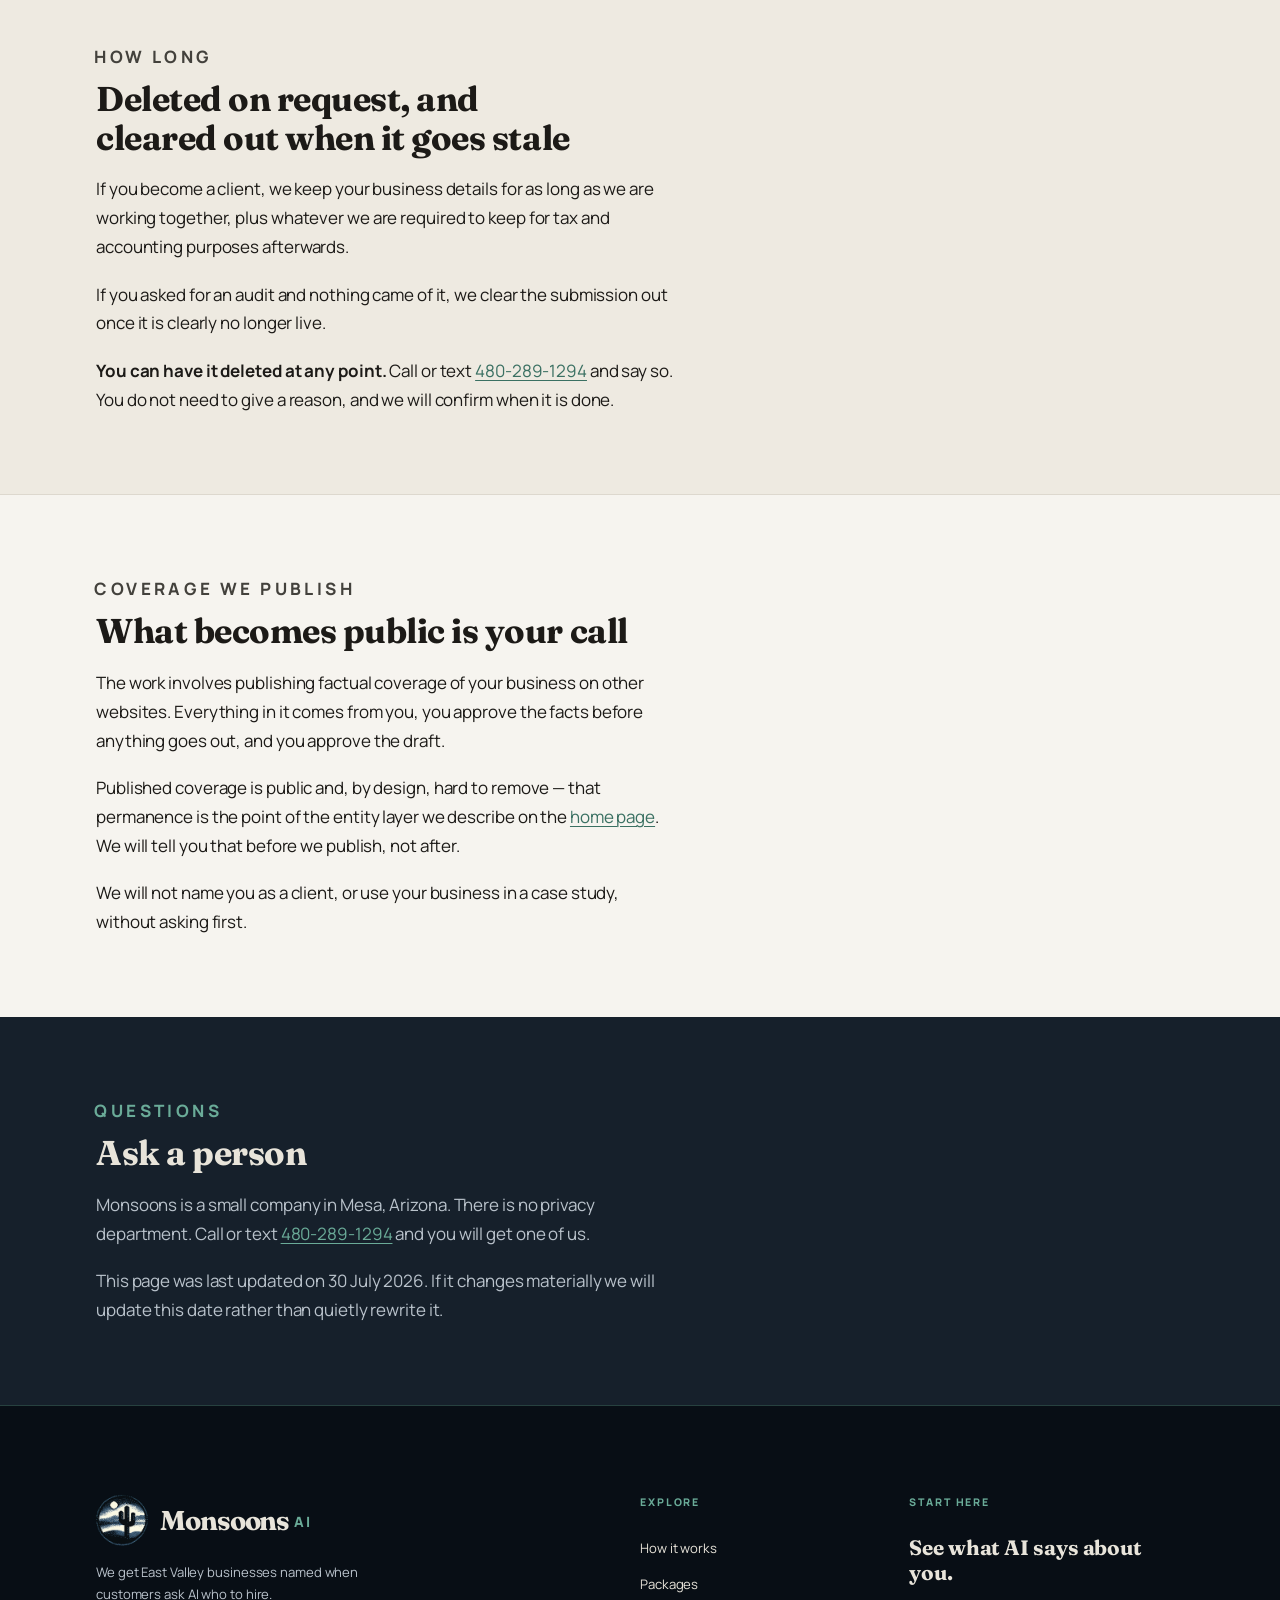
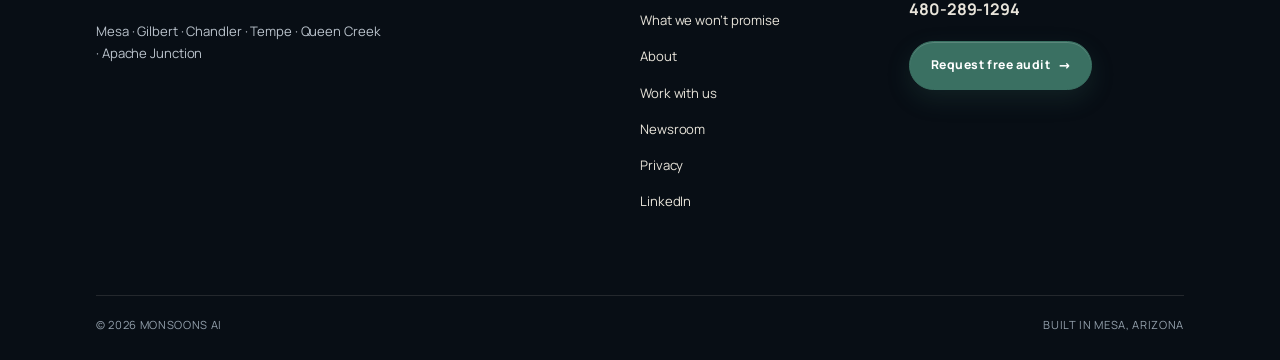
<file: privacy.html>
<!doctype html>
<html lang="en">
  <head>
    <meta charset="utf-8" />
    <meta name="viewport" content="width=device-width, initial-scale=1" />
    <title>Privacy | Monsoons</title>
    <meta
      name="description"
      content="What Monsoons collects when you request a free AI visibility audit, why, how long we keep it, and how to have it deleted."
    />
    <link rel="canonical" href="https://monsoonsai.com/privacy.html" />
    <link rel="icon" href="./assets/favicon-32.png" />
    <link rel="apple-touch-icon" href="./assets/apple-touch-icon.png" />
    <link rel="preload" href="./assets/fonts/Fraunces-var.woff2" as="font" type="font/woff2" crossorigin />
    <link rel="preload" href="./assets/fonts/Manrope-var.woff2" as="font" type="font/woff2" crossorigin />
    <link rel="stylesheet" href="./assets/site.css?v=2" />
    <meta property="og:type" content="website" />
    <meta property="og:title" content="Privacy | Monsoons" />
    <meta property="og:description" content="What we collect, why, how long we keep it, and how to have it deleted." />
    <meta property="og:url" content="https://monsoonsai.com/privacy.html" />
    <meta property="og:image" content="https://monsoonsai.com/assets/og.jpg" />
    <meta name="twitter:card" content="summary_large_image" />
  </head>
  <body>
    <a class="skip" href="#main">Skip to content</a>
    <nav class="nav" aria-label="Primary">
      <div class="nav__inner">
        <a class="nav__brand" href="./index.html" aria-label="Monsoons home">
          <img class="nav__lockup"
               src="./assets/logo-wordmark-44.png"
               srcset="./assets/logo-wordmark-44.png 1x, ./assets/logo-wordmark-88.png 2x"
               alt="Monsoons" width="121" height="44" />
        </a>
        <div class="nav__panel" id="nav-menu">
          <div class="nav__links">
          <a href="./index.html#how">How it works</a>
          <a href="./index.html#pricing">Packages</a>
          <a href="./about.html">About</a>
          <a class="btn btn--quiet" href="./audit.html">Free audit</a>
        </div>
      </div>
      </div>
    </nav>

    <main id="main">
      <section class="section">
        <div class="wrap">
          <div class="head">
            <p class="label">Privacy</p>
            <h1>What we collect, and what we do with it</h1>
            <p class="lede">
              Written in plain language on purpose. If anything here is unclear, call
              or text 480-289-1294 and ask.
            </p>
          </div>
        </div>
      </section>

      <section class="section section--tint">
        <div class="wrap prose">
          <div class="head">
            <p class="label">The audit form</p>
            <h2>Eight fields, and why each one is there</h2>
          </div>
          <p>
            When you request a free audit we ask for your business name, what you do,
            your city, your name, a phone number or an email, your website if you have
            one, and what people call you asking for.
          </p>
          <p>
            All of it is used for one thing: running the audit and getting the results
            back to you. The city and the "what people ask for" answer are what let us
            pick questions a real customer would actually type. The phone or email is
            how we send you the screenshots.
          </p>
          <p class="pull">
            We do not sell your information, rent it, trade it, or add you to a
            mailing list you did not ask for.
          </p>
        </div>
      </section>

      <section class="section">
        <div class="wrap prose">
          <div class="head">
            <p class="label">Where it goes</p>
            <h2>Stored in one database, in the United States</h2>
          </div>
          <p>
            Submissions are stored in our own database hosted by Supabase, on servers
            in the western United States. The site itself is hosted by Netlify. Those
            two companies process the data on our behalf as part of running the
            service; neither is given it for their own purposes.
          </p>
          <p>
            Only people working on Monsoons can read submissions. The website itself
            cannot read them back — it can only add one — which is enforced by database
            rules rather than by trust.
          </p>
          <p>
            We do not run advertising trackers, analytics profiling, or third-party
            marketing pixels on this site.
          </p>
        </div>
      </section>

      <section class="section section--tint">
        <div class="wrap prose">
          <div class="head">
            <p class="label">How long</p>
            <h2>Deleted on request, and cleared out when it goes stale</h2>
          </div>
          <p>
            If you become a client, we keep your business details for as long as we are
            working together, plus whatever we are required to keep for tax and
            accounting purposes afterwards.
          </p>
          <p>
            If you asked for an audit and nothing came of it, we clear the submission
            out once it is clearly no longer live.
          </p>
          <p>
            <strong>You can have it deleted at any point.</strong> Call or text
            <a href="tel:+14802891294">480-289-1294</a> and say so. You do not need to
            give a reason, and we will confirm when it is done.
          </p>
        </div>
      </section>

      <section class="section">
        <div class="wrap prose">
          <div class="head">
            <p class="label">Coverage we publish</p>
            <h2>What becomes public is your call</h2>
          </div>
          <p>
            The work involves publishing factual coverage of your business on other
            websites. Everything in it comes from you, you approve the facts before
            anything goes out, and you approve the draft.
          </p>
          <p>
            Published coverage is public and, by design, hard to remove — that
            permanence is the point of the entity layer we describe on the
            <a href="./index.html">home page</a>. We will tell you that before we
            publish, not after.
          </p>
          <p>
            We will not name you as a client, or use your business in a case study,
            without asking first.
          </p>
        </div>
      </section>

      <section class="section section--dark">
        <div class="wrap prose">
          <div class="head">
            <p class="label">Questions</p>
            <h2>Ask a person</h2>
          </div>
          <p>
            Monsoons is a small company in Mesa, Arizona. There is no privacy
            department. Call or text <a href="tel:+14802891294">480-289-1294</a> and
            you will get one of us.
          </p>
          <p>
            This page was last updated on 30 July 2026. If it changes materially we
            will update this date rather than quietly rewrite it.
          </p>
        </div>
      </section>
    </main>

    <footer class="footer">
      <div class="footer__inner">
        <div class="footer__brand">
          <a class="footer__lockup" href="./index.html" aria-label="Monsoons AI home">
            <img class="footer__mark" src="./assets/logo-mark-128.png" alt="" width="52" height="52" />
            <span class="footer__wordmark">Monsoons <span>AI</span></span>
          </a>
          <p>We get East Valley businesses named when customers ask AI who to hire.</p>
          <p>Mesa · Gilbert · Chandler · Tempe · Queen Creek · Apache Junction</p>
        </div>
        <nav class="footer__nav" aria-label="Footer">
          <p class="footer__eyebrow">Explore</p>
          <a href="./index.html#how">How it works</a>
          <a href="./index.html#pricing">Packages</a>
          <a href="./index.html#honest">What we won’t promise</a>
          <a href="./about.html">About</a>
          <a href="./work.html">Work with us</a>
          <a href="./news/">Newsroom</a>
          <a href="./privacy.html">Privacy</a>
          <a href="https://www.linkedin.com/company/monsoons-ai/" rel="noopener">LinkedIn</a>
        </nav>
        <div class="footer__contact">
          <p class="footer__eyebrow">Start here</p>
          <strong>See what AI says about you.</strong>
          <a class="footer__phone" href="tel:+14802891294">480-289-1294</a>
          <a class="btn" href="./audit.html">Request free audit</a>
        </div>
      </div>
      <div class="footer__bottom">
        <span>© 2026 Monsoons AI</span>
        <span>Built in Mesa, Arizona</span>
      </div>
    </footer>
    <script type="module" src="./assets/nav.js?v=2"></script>
    <script type="module" src="./assets/logo-resolve.js?v=2"></script>
  </body>
</html>
</file>
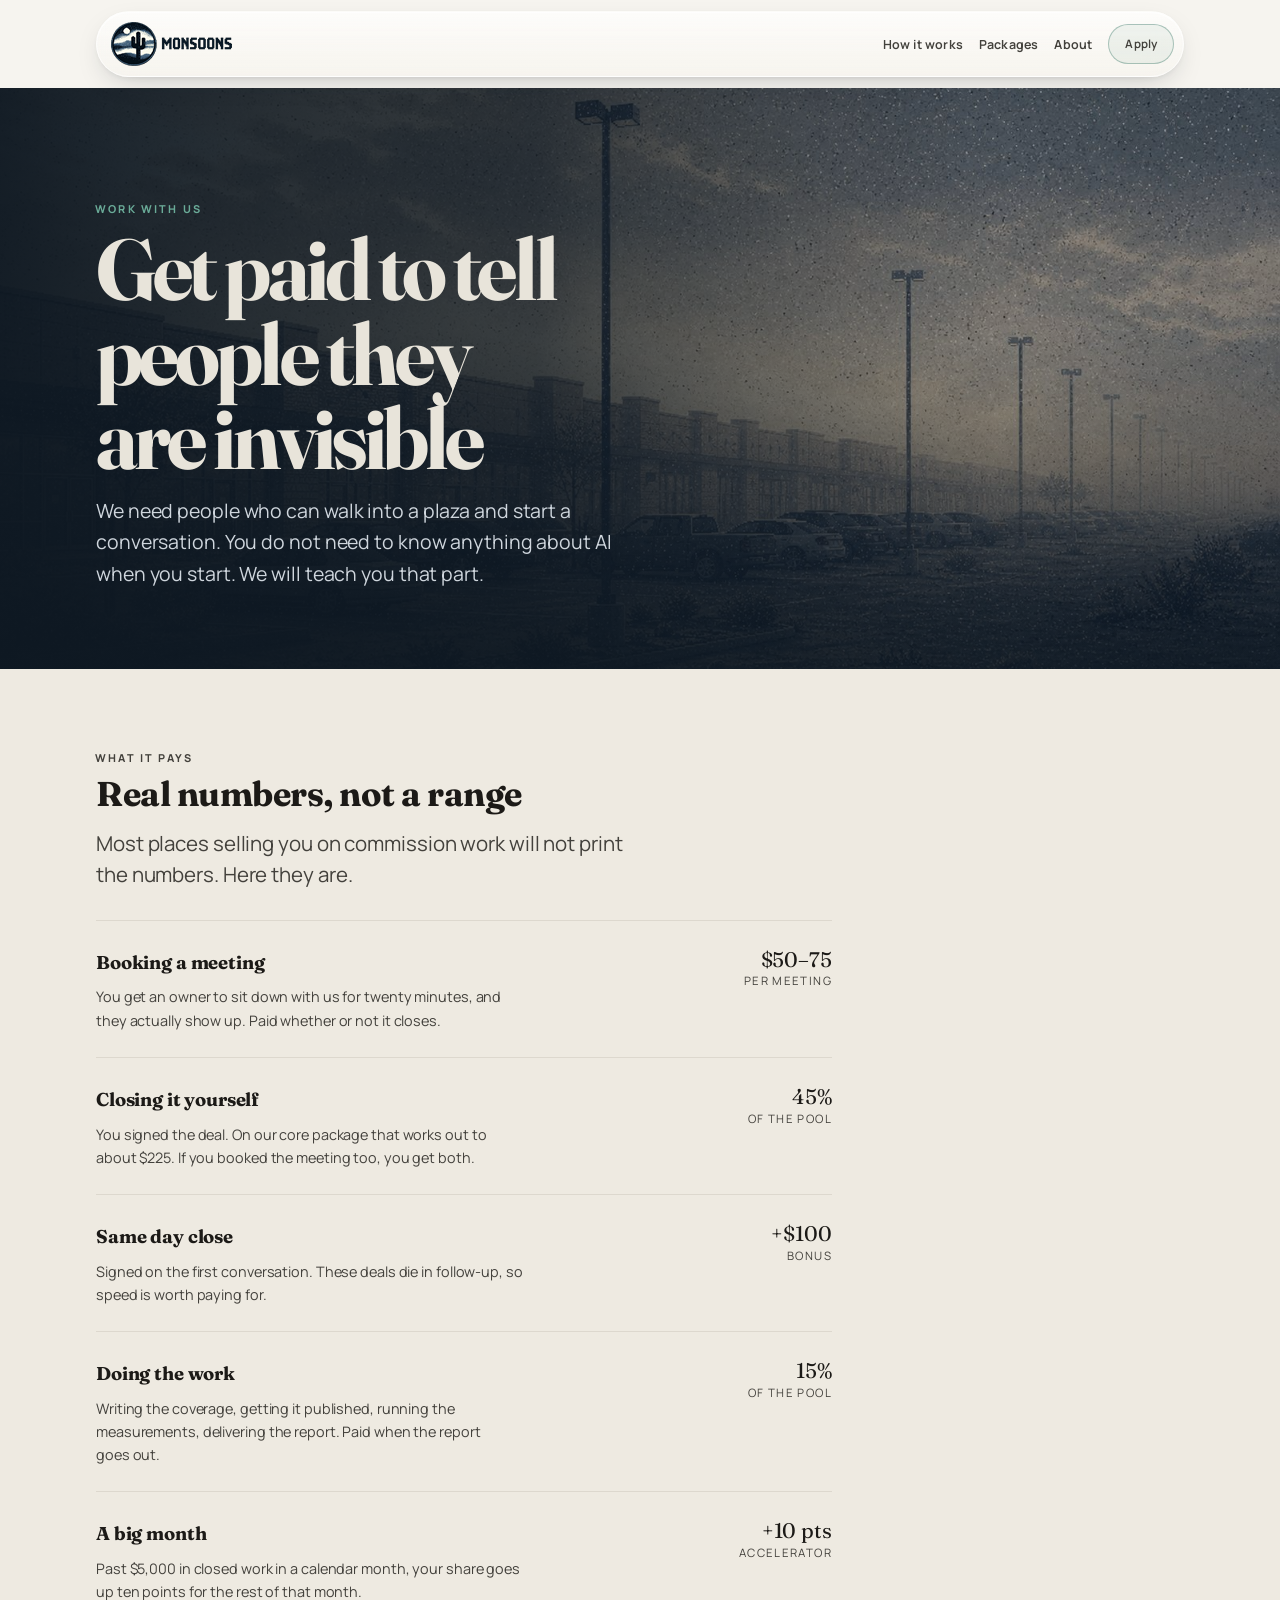
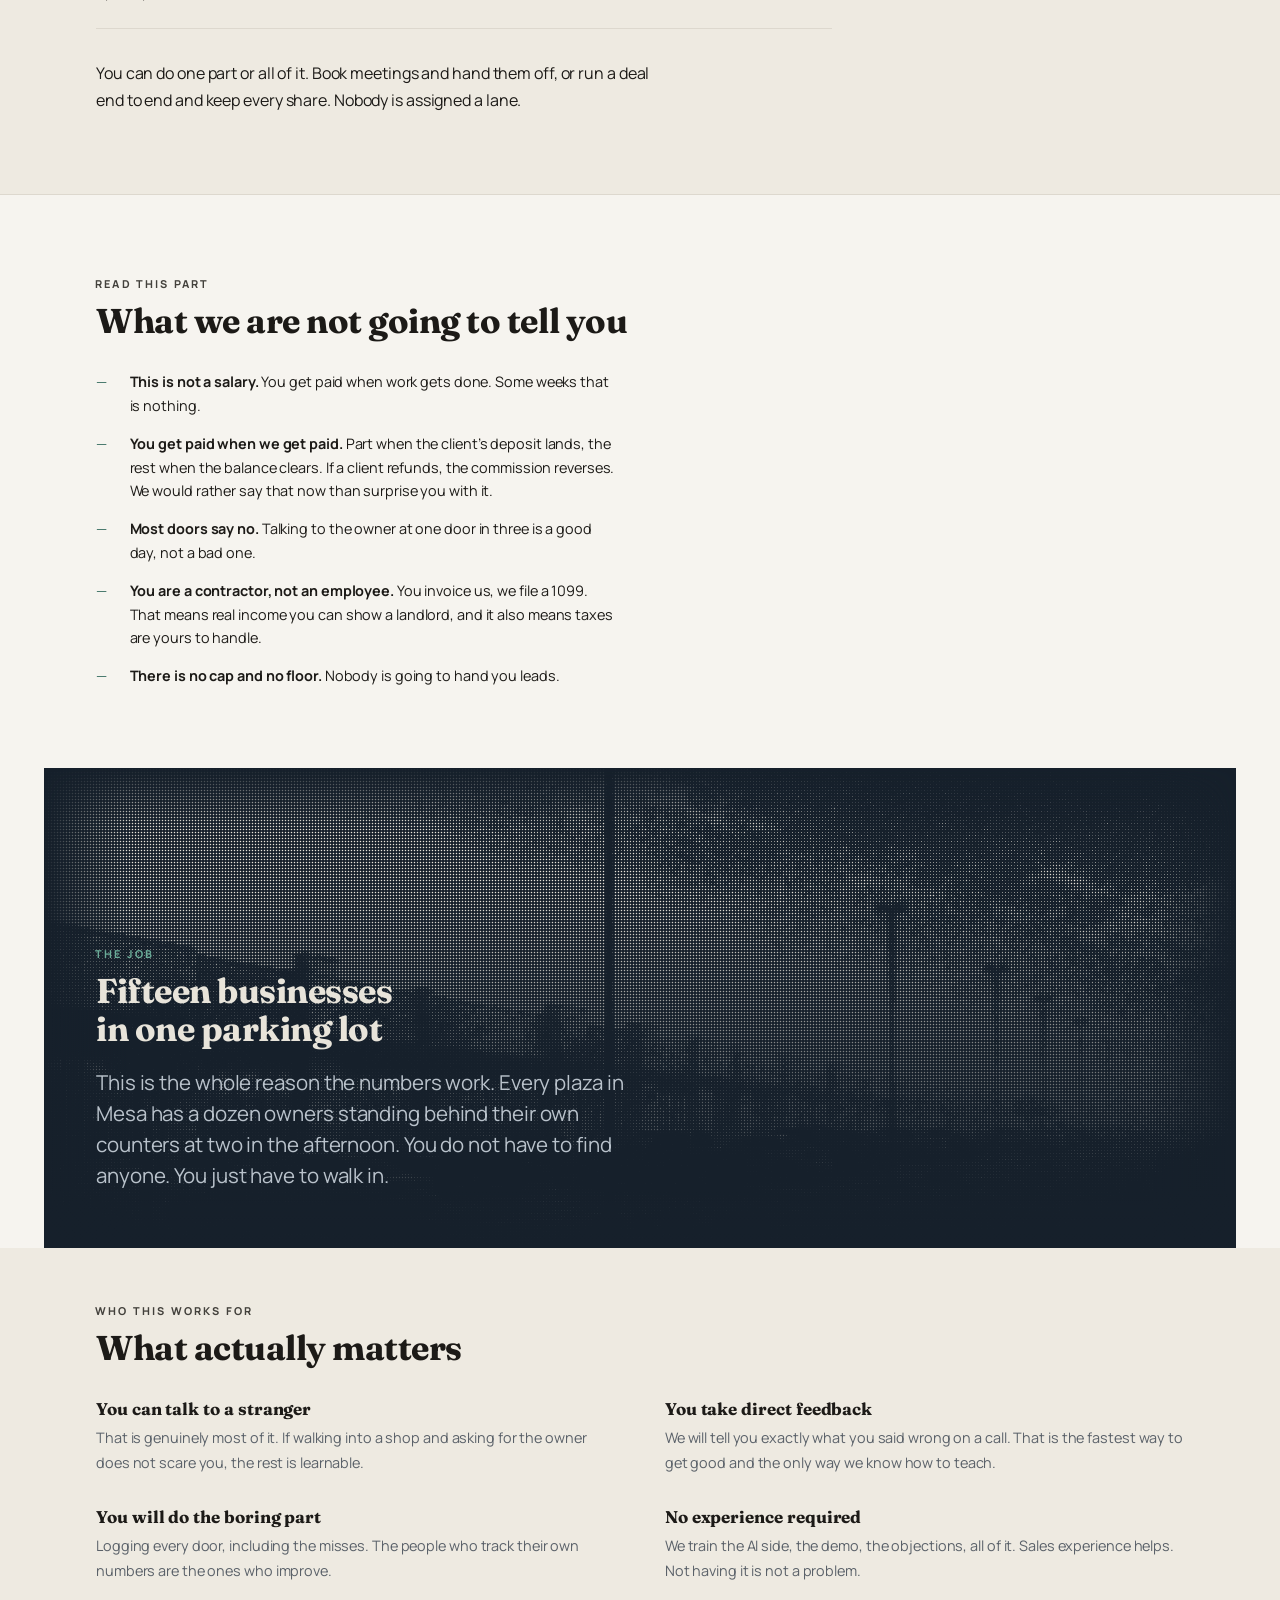
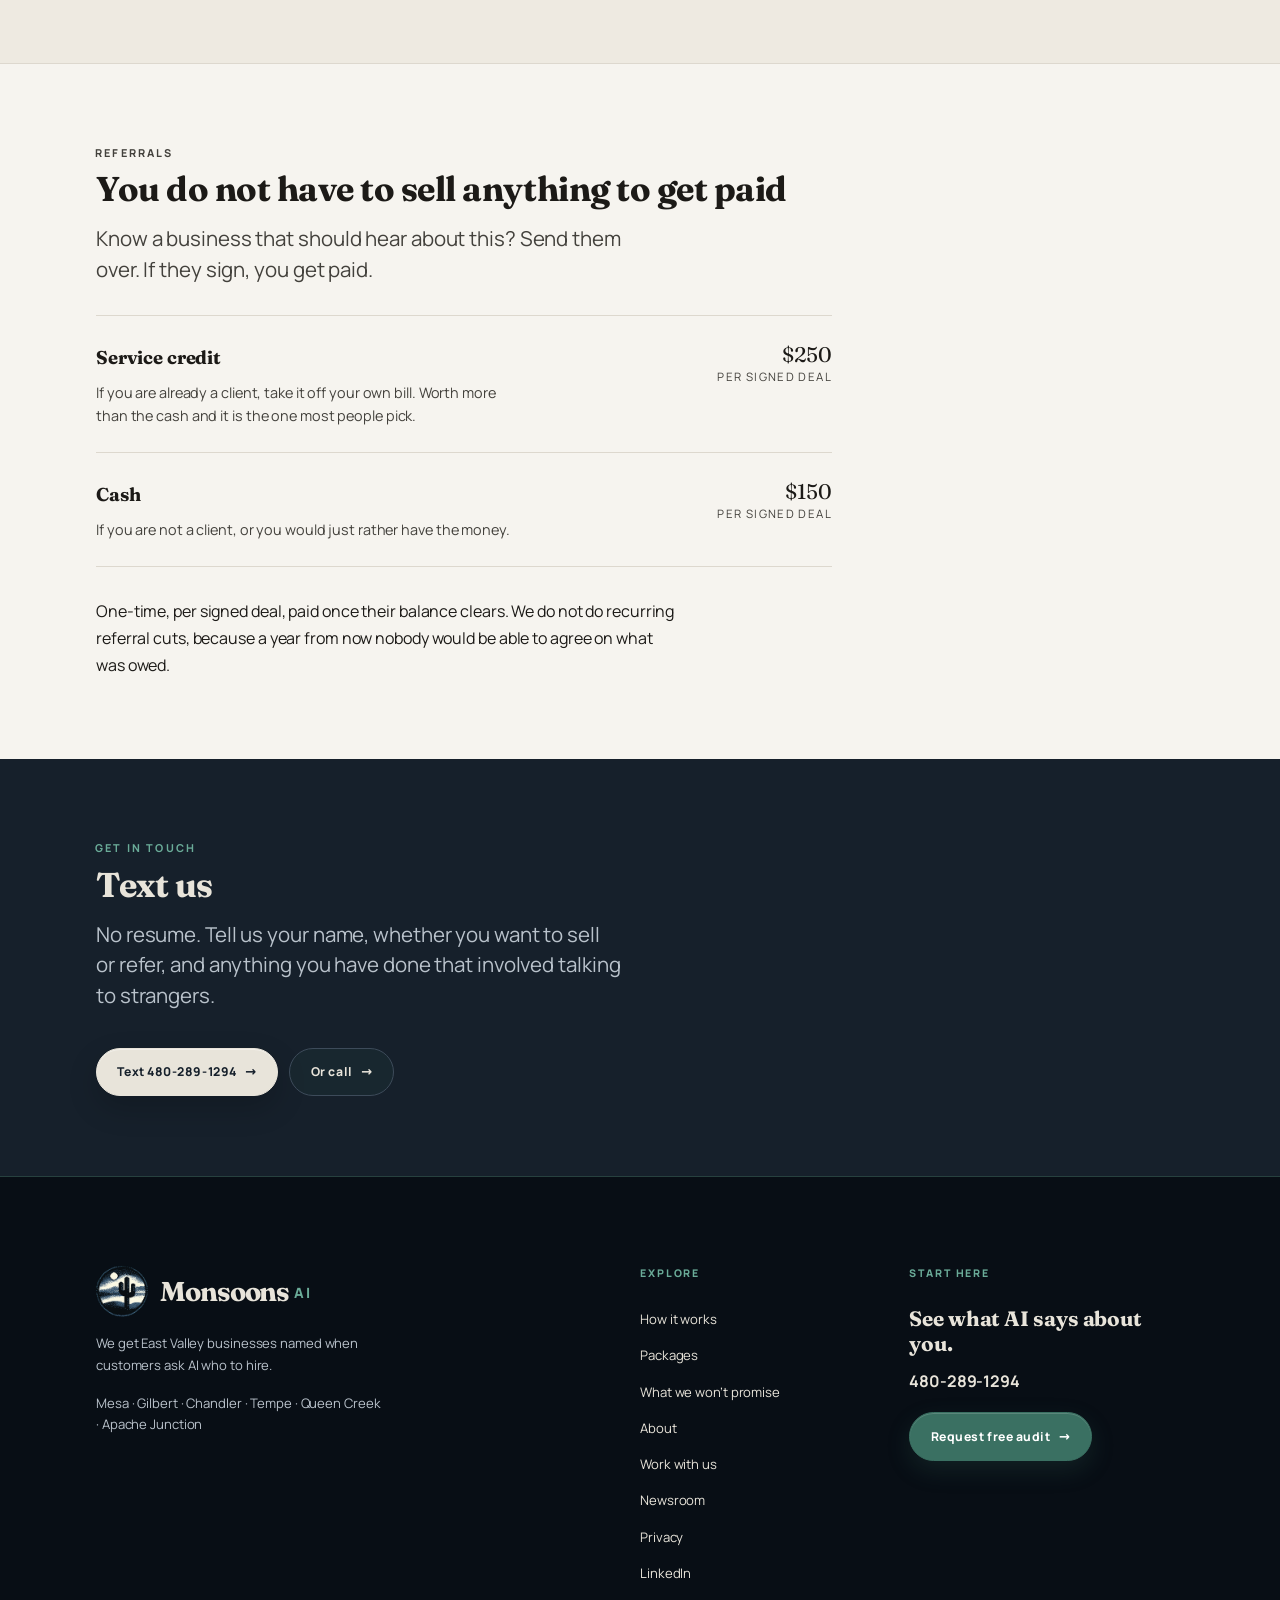
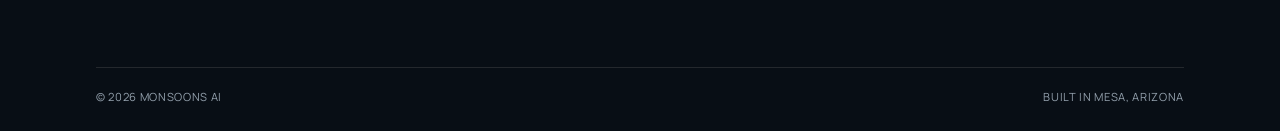
<file: work.html>
<!doctype html>
<html lang="en">
  <head>
    <meta charset="utf-8" />
    <meta name="viewport" content="width=device-width, initial-scale=1" />
    <title>Work with us | Monsoons</title>
    <meta
      name="description"
      content="Get paid per appointment and per close selling AI visibility to East Valley businesses. No experience needed. Or refer someone and get paid when they sign."
    />
    <link rel="canonical" href="https://monsoonsai.com/work.html" />
    <link rel="preload" href="./assets/fonts/Fraunces-var.woff2" as="font" type="font/woff2" crossorigin />
    <link rel="preload" href="./assets/fonts/Manrope-var.woff2" as="font" type="font/woff2" crossorigin />
    <link rel="icon" href="./assets/favicon-32.png" />
    <link rel="apple-touch-icon" href="./assets/apple-touch-icon.png" />
    <link rel="stylesheet" href="./assets/site.css?v=2" />
    <meta property="og:type" content="website" />
    <meta property="og:title" content="Work with us | Monsoons" />
    <meta property="og:description" content="Get paid per appointment and per close talking to East Valley businesses. No experience needed." />
    <meta property="og:url" content="https://monsoonsai.com/work.html" />
    <meta property="og:image" content="https://monsoonsai.com/assets/og-work.png" />
    <meta name="twitter:card" content="summary_large_image" />
  </head>
  <body>
    <a class="skip" href="#main">Skip to content</a>
    <nav class="nav" aria-label="Primary">
      <div class="nav__inner">
        <a class="nav__brand" href="./index.html" aria-label="Monsoons home">
          <img class="nav__lockup"
               src="./assets/logo-wordmark-44.png"
               srcset="./assets/logo-wordmark-44.png 1x, ./assets/logo-wordmark-88.png 2x"
               alt="Monsoons" width="121" height="44" />
        </a>
        <div class="nav__panel" id="nav-menu">
          <div class="nav__links">
          <a href="./index.html#how">How it works</a>
          <a href="./index.html#pricing">Packages</a>
          <a href="./about.html">About</a>
          <a class="btn btn--quiet" href="#apply">Apply</a>
        </div>
      </div>
      </div>
    </nav>


    <main id="main">
    <header class="page-hero page-hero--work">
      <div class="wrap page-hero__inner">
        <div class="head">
          <p class="label">Work with us</p>
          <h1>Get paid to tell people they are invisible</h1>
          <p class="lede">
            We need people who can walk into a plaza and start a conversation. You do
            not need to know anything about AI when you start. We will teach you that
            part.
          </p>
        </div>
      </div>
    </header>

    <!-- ======================= WHAT IT PAYS ======================= -->
    <section class="section section--tint">
      <div class="wrap">
        <div class="head">
          <p class="label">What it pays</p>
          <h2>Real numbers, not a range</h2>
          <p class="lede">
            Most places selling you on commission work will not print the numbers.
            Here they are.
          </p>
        </div>

        <div class="plans">
          <div class="plan">
            <div class="plan__body">
              <p class="plan__name">Booking a meeting</p>
              <p class="plan__desc">
                You get an owner to sit down with us for twenty minutes, and they
                actually show up. Paid whether or not it closes.
              </p>
            </div>
            <p class="plan__price">$50&ndash;75<span>per meeting</span></p>
          </div>

          <div class="plan">
            <div class="plan__body">
              <p class="plan__name">Closing it yourself</p>
              <p class="plan__desc">
                You signed the deal. On our core package that works out to about
                $225. If you booked the meeting too, you get both.
              </p>
            </div>
            <p class="plan__price">45%<span>of the pool</span></p>
          </div>

          <div class="plan">
            <div class="plan__body">
              <p class="plan__name">Same day close</p>
              <p class="plan__desc">
                Signed on the first conversation. These deals die in follow-up, so
                speed is worth paying for.
              </p>
            </div>
            <p class="plan__price">+$100<span>bonus</span></p>
          </div>

          <div class="plan">
            <div class="plan__body">
              <p class="plan__name">Doing the work</p>
              <p class="plan__desc">
                Writing the coverage, getting it published, running the measurements,
                delivering the report. Paid when the report goes out.
              </p>
            </div>
            <p class="plan__price">15%<span>of the pool</span></p>
          </div>

          <div class="plan">
            <div class="plan__body">
              <p class="plan__name">A big month</p>
              <p class="plan__desc">
                Past $5,000 in closed work in a calendar month, your share goes up ten
                points for the rest of that month.
              </p>
            </div>
            <p class="plan__price">+10 pts<span>accelerator</span></p>
          </div>
        </div>

        <p>
          You can do one part or all of it. Book meetings and hand them off, or run a
          deal end to end and keep every share. Nobody is assigned a lane.
        </p>
      </div>
    </section>

    <!-- ======================= HONEST ======================= -->
    <section class="section">
      <div class="wrap">
        <div class="head">
          <p class="label">Read this part</p>
          <h2>What we are not going to tell you</h2>
        </div>
        <ul class="wont">
          <li><span><b>This is not a salary.</b> You get paid when work gets done. Some weeks that is nothing.</span></li>
          <li><span><b>You get paid when we get paid.</b> Part when the client&rsquo;s deposit lands, the rest when the balance clears. If a client refunds, the commission reverses. We would rather say that now than surprise you with it.</span></li>
          <li><span><b>Most doors say no.</b> Talking to the owner at one door in three is a good day, not a bad one.</span></li>
          <li><span><b>You are a contractor, not an employee.</b> You invoice us, we file a 1099. That means real income you can show a landlord, and it also means taxes are yours to handle.</span></li>
          <li><span><b>There is no cap and no floor.</b> Nobody is going to hand you leads.</span></li>
        </ul>
      </div>
    </section>

    <!-- ======================= PLAZA PLATE ======================= -->
    <!-- Sits after the honest caveats and before "who this works for": the pay
         numbers, then the catch, then what the job actually looks like. -->
    <section class="plate plate--plaza">
      <canvas id="plazaPlate" aria-hidden="true"></canvas>
      <img decoding="async" id="plazaSrc" data-src="./media/plaza-web.jpg" alt="" />
      <div class="plate__inner">
        <div class="head">
          <p class="label">The job</p>
          <h2>Fifteen businesses in one parking lot</h2>
        </div>
        <p class="lede">
          This is the whole reason the numbers work. Every plaza in Mesa has a dozen
          owners standing behind their own counters at two in the afternoon. You do not
          have to find anyone. You just have to walk in.
        </p>
      </div>
    </section>

    <!-- ======================= WHO ======================= -->
    <section class="section section--tint">
      <div class="wrap">
        <div class="head">
          <p class="label">Who this works for</p>
          <h2>What actually matters</h2>
        </div>
        <div class="cols">
          <div class="col">
            <h3>You can talk to a stranger</h3>
            <p>
              That is genuinely most of it. If walking into a shop and asking for the
              owner does not scare you, the rest is learnable.
            </p>
          </div>
          <div class="col">
            <h3>You take direct feedback</h3>
            <p>
              We will tell you exactly what you said wrong on a call. That is the
              fastest way to get good and the only way we know how to teach.
            </p>
          </div>
          <div class="col">
            <h3>You will do the boring part</h3>
            <p>
              Logging every door, including the misses. The people who track their
              own numbers are the ones who improve.
            </p>
          </div>
          <div class="col">
            <h3>No experience required</h3>
            <p>
              We train the AI side, the demo, the objections, all of it. Sales
              experience helps. Not having it is not a problem.
            </p>
          </div>
        </div>
      </div>
    </section>

    <!-- ======================= REFERRALS ======================= -->
    <section class="section">
      <div class="wrap">
        <div class="head">
          <p class="label">Referrals</p>
          <h2>You do not have to sell anything to get paid</h2>
          <p class="lede">
            Know a business that should hear about this? Send them over. If they sign,
            you get paid.
          </p>
        </div>

        <div class="plans">
          <div class="plan">
            <div class="plan__body">
              <p class="plan__name">Service credit</p>
              <p class="plan__desc">
                If you are already a client, take it off your own bill. Worth more
                than the cash and it is the one most people pick.
              </p>
            </div>
            <p class="plan__price">$250<span>per signed deal</span></p>
          </div>
          <div class="plan">
            <div class="plan__body">
              <p class="plan__name">Cash</p>
              <p class="plan__desc">
                If you are not a client, or you would just rather have the money.
              </p>
            </div>
            <p class="plan__price">$150<span>per signed deal</span></p>
          </div>
        </div>

        <p>
          One-time, per signed deal, paid once their balance clears. We do not do
          recurring referral cuts, because a year from now nobody would be able to
          agree on what was owed.
        </p>
      </div>
    </section>

    <!-- ======================= APPLY ======================= -->
    <section class="section section--dark" id="apply">
      <div class="wrap">
        <div class="head">
          <p class="label">Get in touch</p>
          <h2>Text us</h2>
          <p class="lede">
            No resume. Tell us your name, whether you want to sell or refer, and
            anything you have done that involved talking to strangers.
          </p>
        </div>
        <div class="hero__cta">
          <a class="btn btn--onDark" href="sms:+14802891294">Text 480-289-1294</a>
          <a class="btn btn--quiet" href="tel:+14802891294">Or call</a>
        </div>
      </div>
    </section>
    </main>


    <footer class="footer">
      <div class="footer__inner">
        <div class="footer__brand">
          <a class="footer__lockup" href="./index.html" aria-label="Monsoons AI home">
            <img class="footer__mark" src="./assets/logo-mark-128.png" alt="" width="52" height="52" />
            <span class="footer__wordmark">Monsoons <span>AI</span></span>
          </a>
          <p>We get East Valley businesses named when customers ask AI who to hire.</p>
          <p>Mesa · Gilbert · Chandler · Tempe · Queen Creek · Apache Junction</p>
        </div>
        <nav class="footer__nav" aria-label="Footer">
          <p class="footer__eyebrow">Explore</p>
          <a href="./index.html#how">How it works</a>
          <a href="./index.html#pricing">Packages</a>
          <a href="./index.html#honest">What we won’t promise</a>
          <a href="./about.html">About</a>
          <a href="./work.html">Work with us</a>
          <a href="./news/">Newsroom</a>
          <a href="./privacy.html">Privacy</a>
          <a href="https://www.linkedin.com/company/monsoons-ai/" rel="noopener">LinkedIn</a>
        </nav>
        <div class="footer__contact">
          <p class="footer__eyebrow">Start here</p>
          <strong>See what AI says about you.</strong>
          <a class="footer__phone" href="tel:+14802891294">480-289-1294</a>
          <a class="btn" href="./audit.html">Request free audit</a>
        </div>
      </div>
      <div class="footer__bottom">
        <span>© 2026 Monsoons AI</span>
        <span>Built in Mesa, Arizona</span>
      </div>
    </footer>
    <script type="module" src="./assets/nav.js?v=2"></script>
    <script type="module" src="./assets/logo-resolve.js?v=2"></script>
    <script type="module">
      import { mountPlate } from './assets/plate.js?v=2';

      // Rows of storefronts, light poles and parked cars: repeated discrete
      // elements at varying depth, which is what the dither resolves well. The
      // crest travels left to right, distinct from the plates on the home and
      // about pages so the three do not read as the same canned effect.
      const narrow = matchMedia('(max-width: 620px)').matches;
      mountPlate(
        document.getElementById('plazaPlate'),
        document.getElementById('plazaSrc'),
        {
          pixelSize: narrow ? 4 : 3,
          whiteClip: 0.16,
          brightness: 8,
          contrast: 15,
          levels: 8,
          leanRadius: 0.36,
          leanStrength: 5,
        }
      );
    </script>
  </body>
</html>
</file>
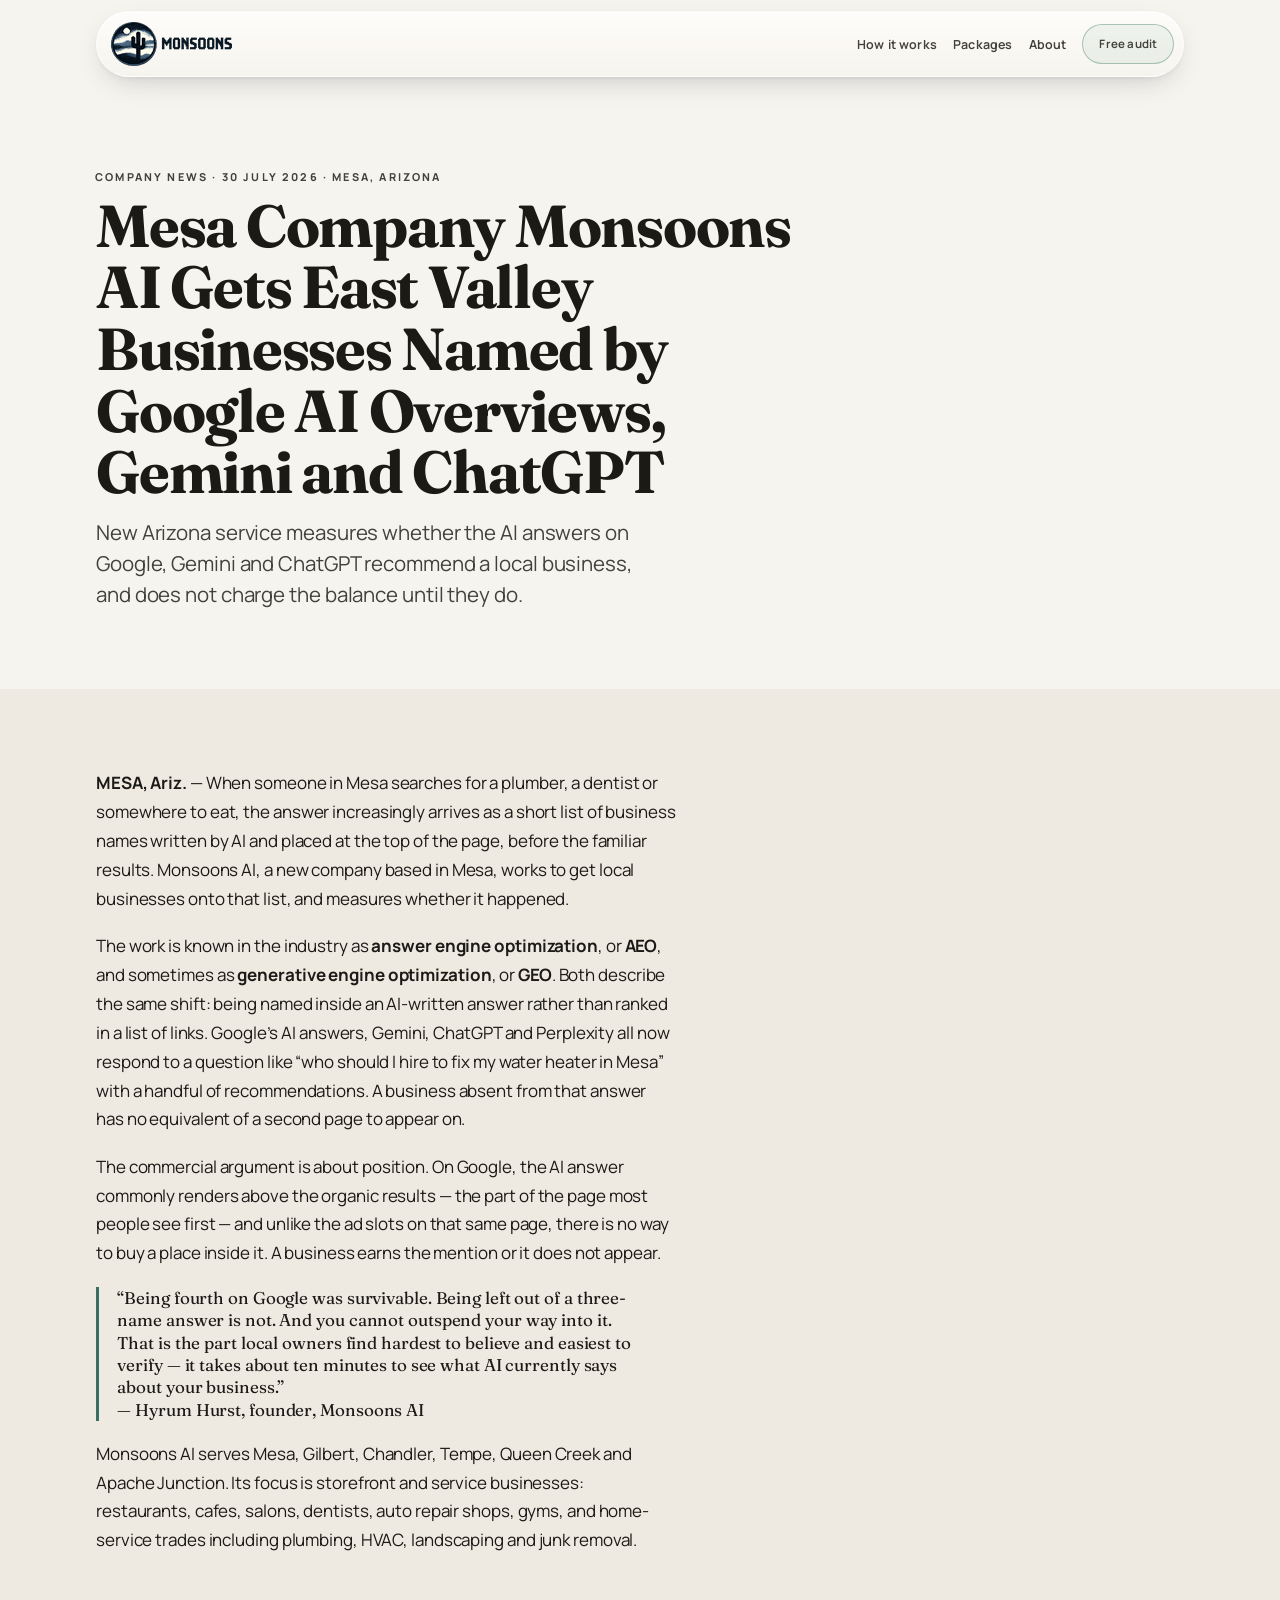
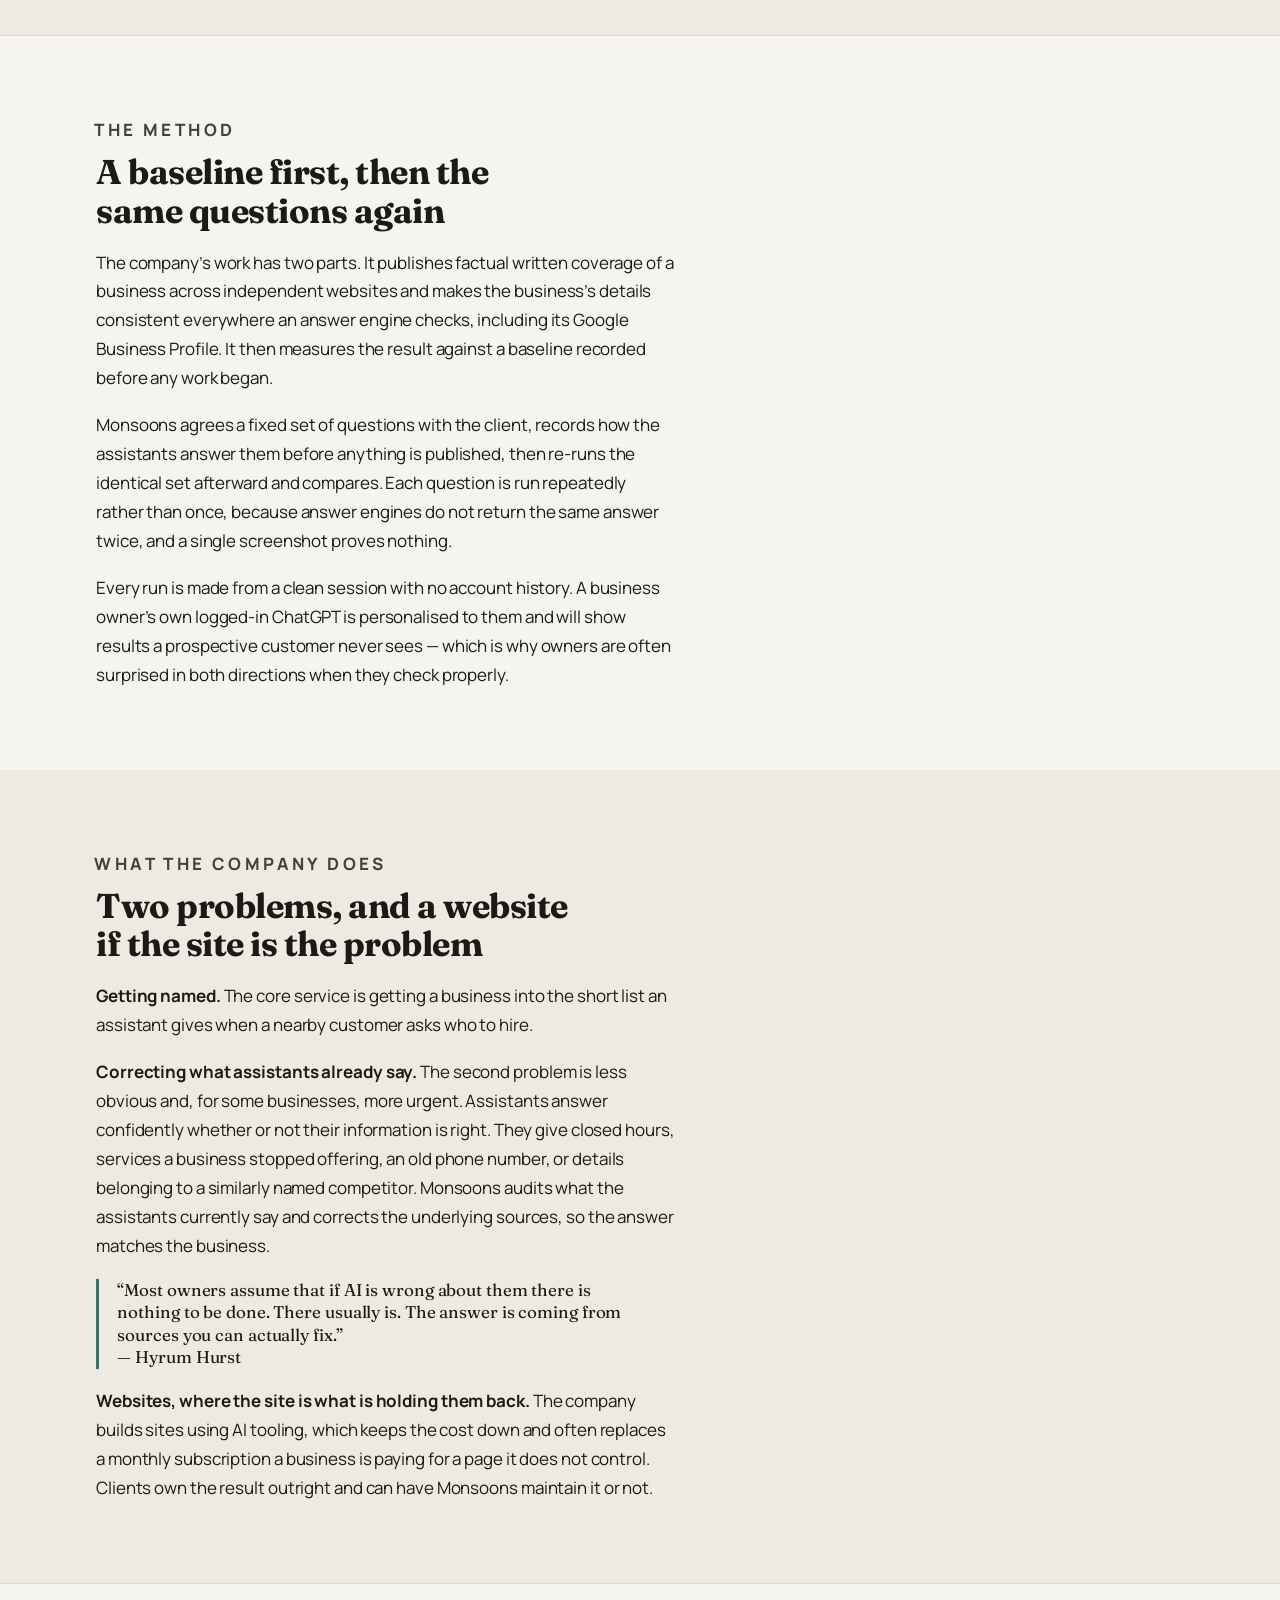
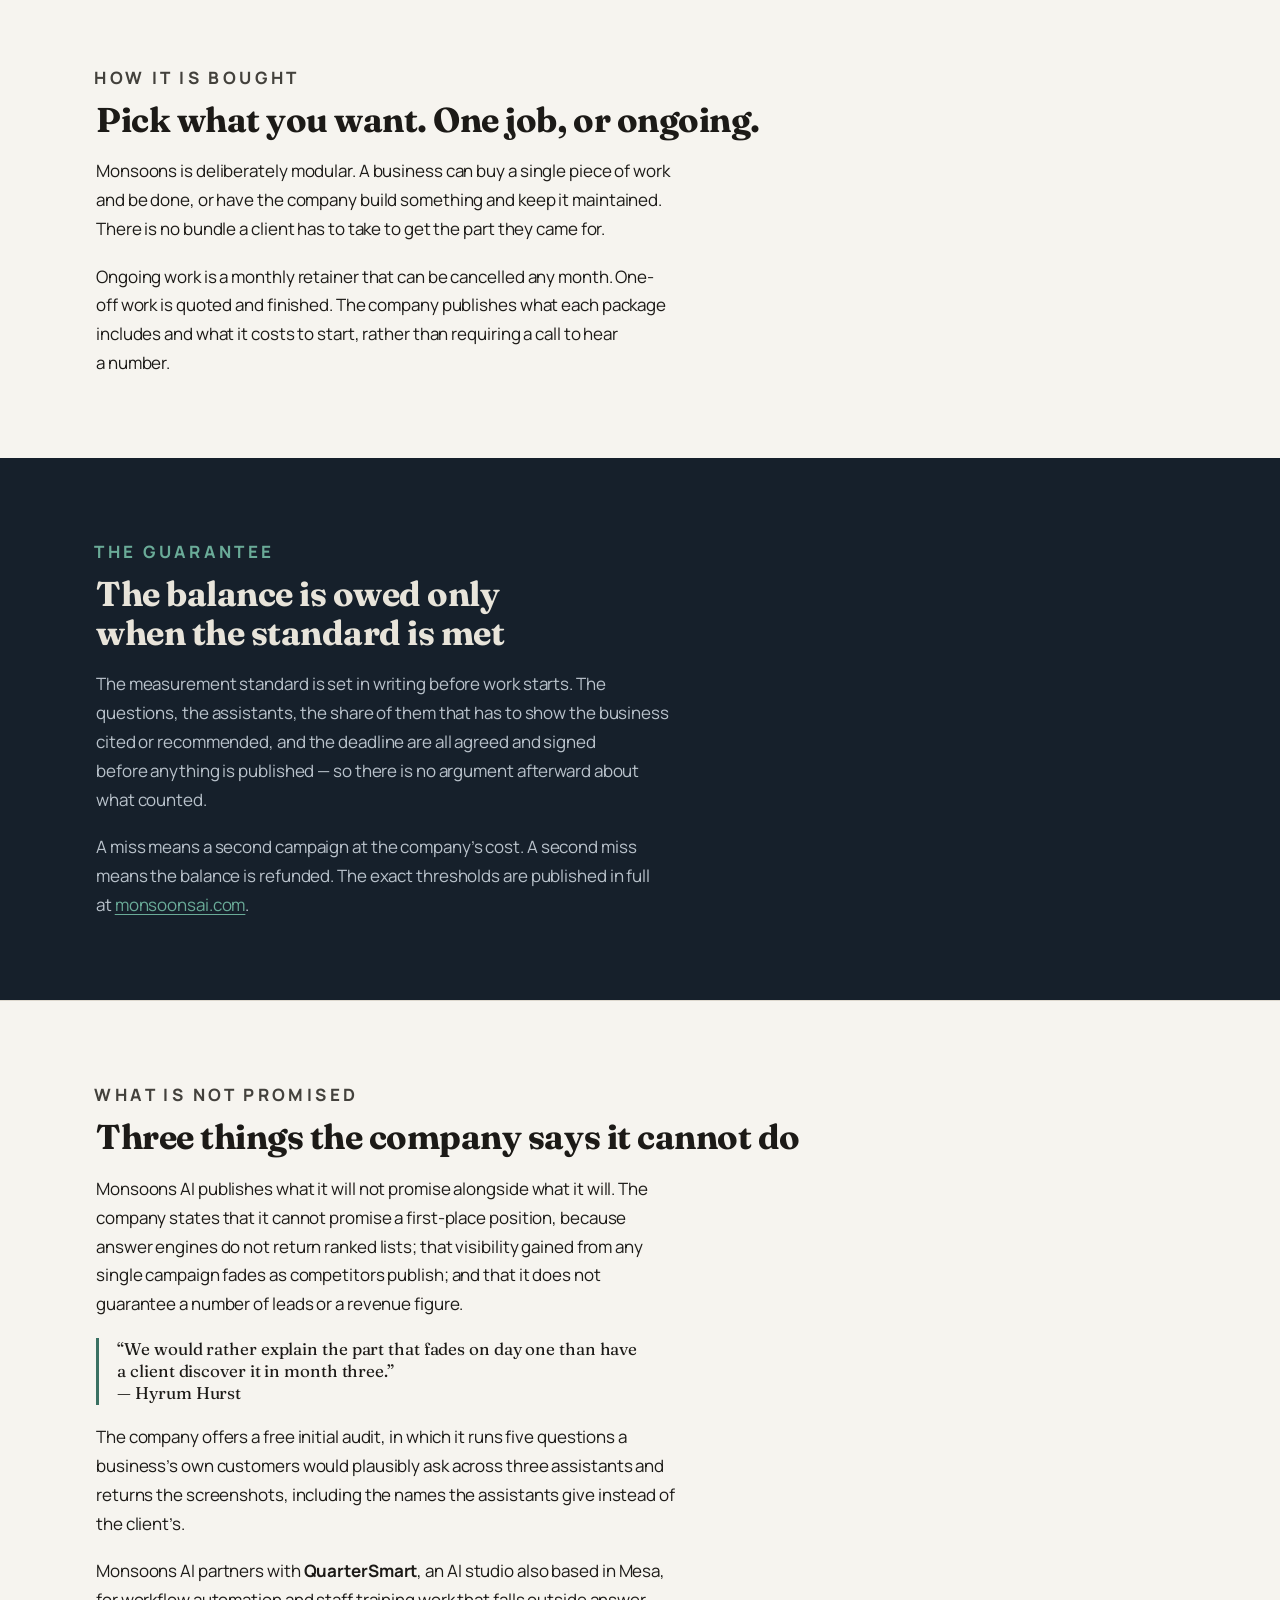
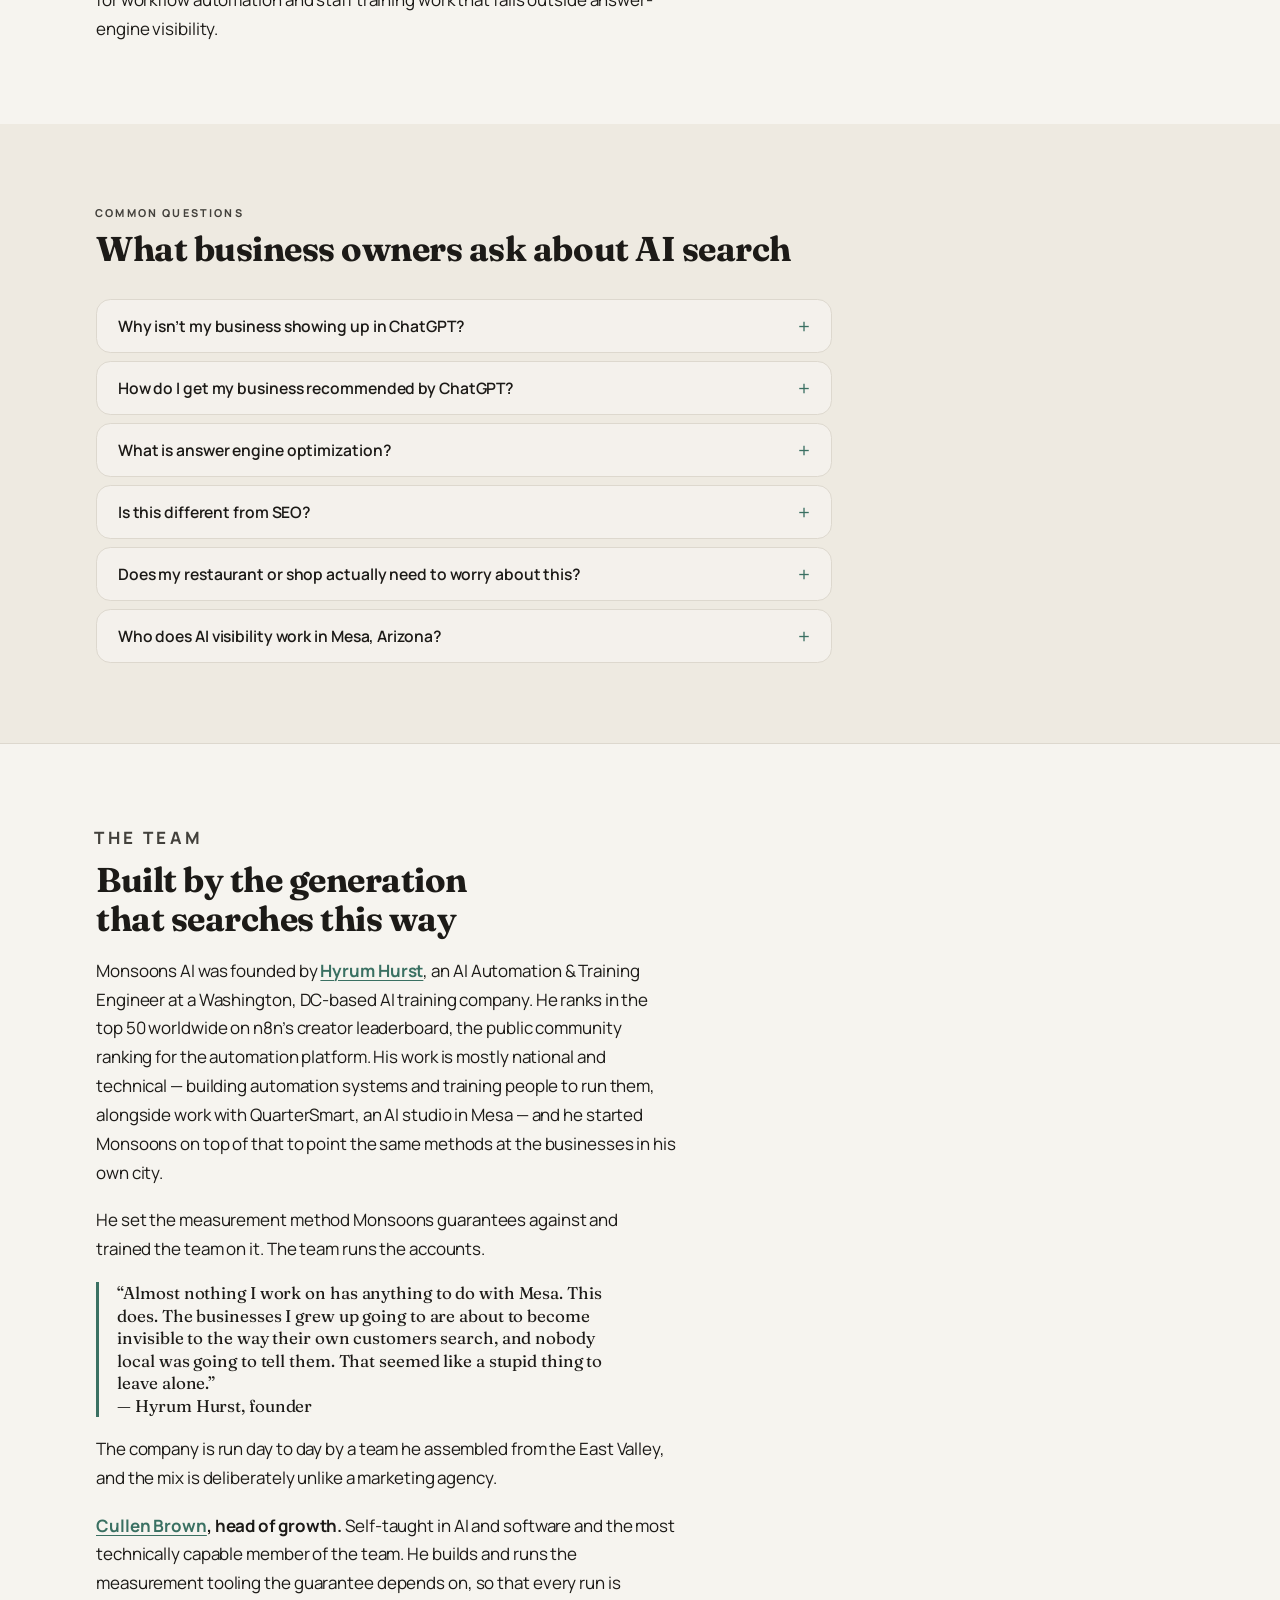
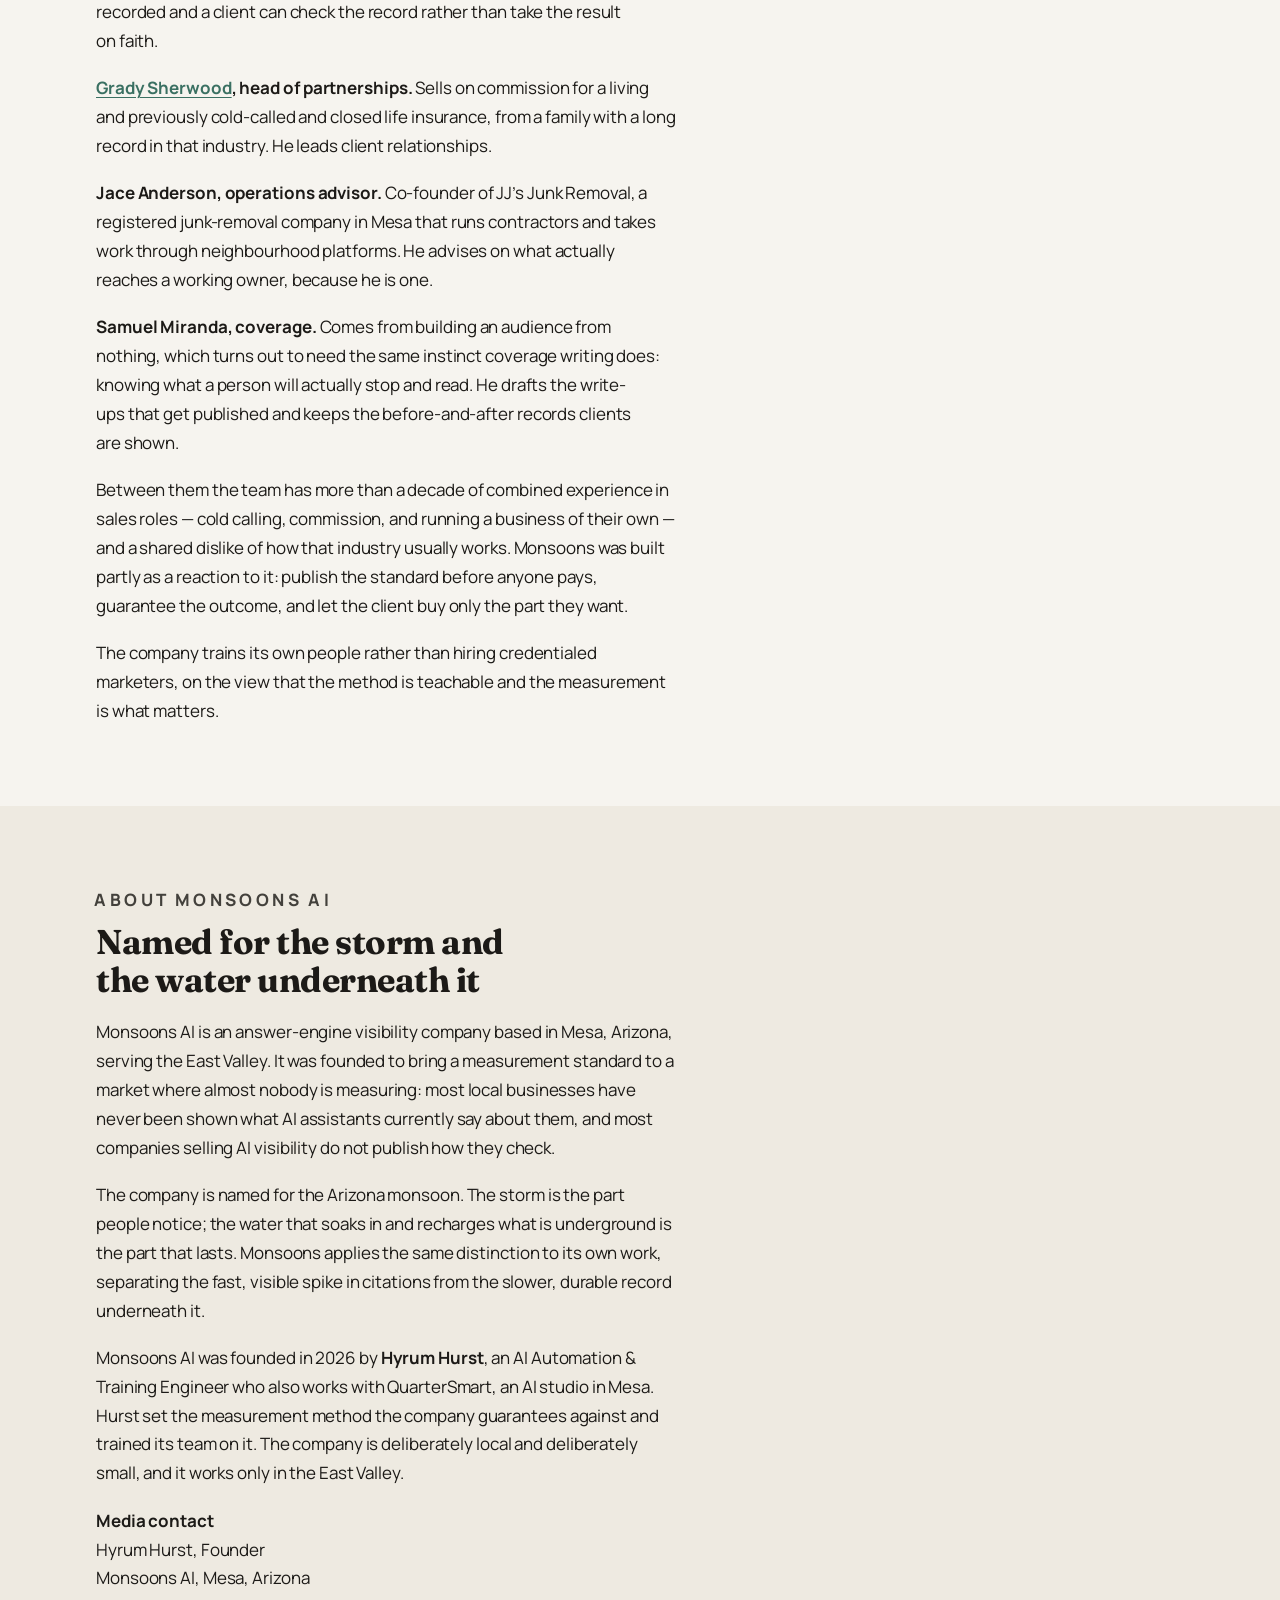
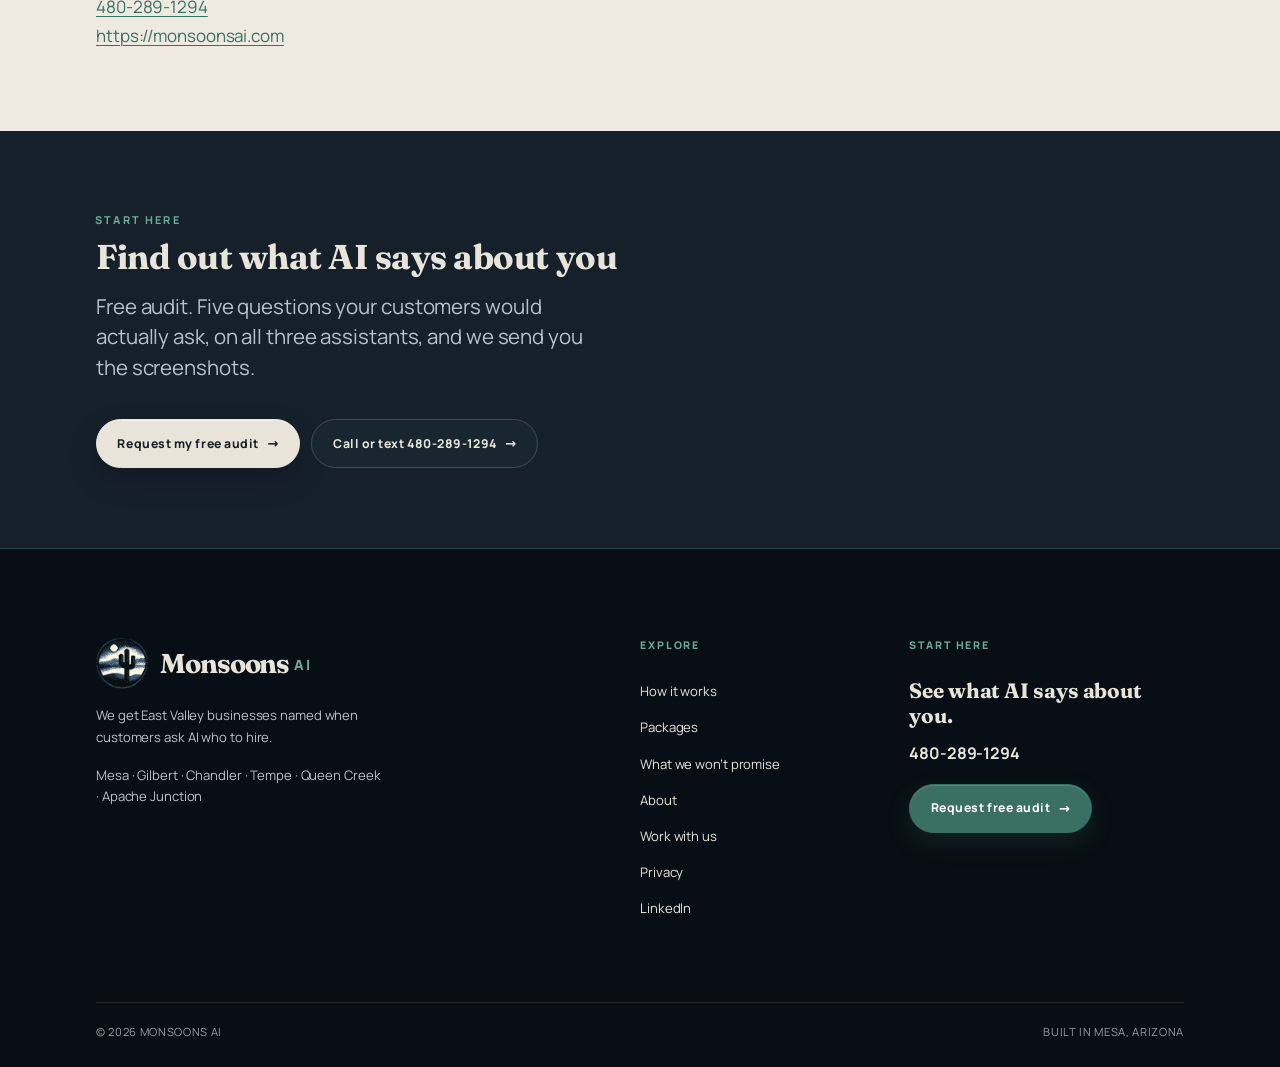
<file: news/monsoons-launch.html>
<!doctype html>
<html lang="en">
  <head>
    <meta charset="utf-8" />
    <meta name="viewport" content="width=device-width, initial-scale=1" />
    <title>Mesa Company Monsoons AI Gets East Valley Businesses Named by Google AI Overviews, Gemini and ChatGPT | Monsoons</title>
    <meta
      name="description"
      content="Monsoons AI, a Mesa, Arizona company, gets local businesses named in Google AI Overviews, Gemini and ChatGPT when nearby customers ask who to hire, and measures the result against a baseline recorded before work begins."
    />
    <link rel="canonical" href="https://monsoonsai.com/news/monsoons-launch.html" />
    <link rel="icon" href="../assets/favicon-32.png" />
    <link rel="apple-touch-icon" href="../assets/apple-touch-icon.png" />
    <link rel="preload" href="../assets/fonts/Fraunces-var.woff2" as="font" type="font/woff2" crossorigin />
    <link rel="preload" href="../assets/fonts/Manrope-var.woff2" as="font" type="font/woff2" crossorigin />
    <link rel="stylesheet" href="../assets/site.css?v=2" />
    <meta property="og:type" content="article" />
    <meta property="og:title" content="Mesa Company Monsoons AI Gets East Valley Businesses Named by Google AI Overviews, Gemini and ChatGPT" />
    <meta property="og:description" content="A Mesa company that gets local businesses named in Google AI Overviews, Gemini and ChatGPT, and measures whether it worked." />
    <meta property="og:url" content="https://monsoonsai.com/news/monsoons-launch.html" />
    <meta property="og:image" content="https://monsoonsai.com/assets/press/monsoons-launch-1200x675.jpg" />
    <meta name="twitter:card" content="summary_large_image" />

    <!-- NewsArticle rather than the site-wide ProfessionalService graph. This page is
         a dated document with an author, and that is what makes it quotable: an
         engine can lift a sentence and know when it was said and by whom. -->
    <script type="application/ld+json">
      {
        "@context": "https://schema.org",
        "@type": "NewsArticle",
        "headline": "Mesa Company Monsoons AI Gets East Valley Businesses Named by Google AI Overviews, Gemini and ChatGPT",
        "datePublished": "2026-07-30",
        "dateModified": "2026-07-30",
        "inLanguage": "en-US",
        "mainEntityOfPage": {
          "@type": "WebPage",
          "@id": "https://monsoonsai.com/news/monsoons-launch.html"
        },
        "image": "https://monsoonsai.com/assets/press/monsoons-launch-1200x675.jpg",
        "author": {
          "@type": "Organization",
          "name": "Monsoons AI",
          "url": "https://monsoonsai.com/"
        },
        "publisher": {
          "@type": "Organization",
          "name": "Monsoons AI",
          "url": "https://monsoonsai.com/",
          "logo": {
            "@type": "ImageObject",
            "url": "https://monsoonsai.com/assets/social/logo-square-720.png"
          }
        },
        "about": {
          "@type": "ProfessionalService",
          "@id": "https://monsoonsai.com/#business"
        },
        "articleSection": "Company news",
        "keywords": "answer engine optimization, generative engine optimization, AEO, GEO, AI visibility, Mesa Arizona, Google AI Overviews, Gemini, ChatGPT, local business"
      }
    </script>
    <script type="application/ld+json">
      {
        "@context": "https://schema.org",
        "@type": "FAQPage",
        "mainEntity": [
          {
            "@type": "Question",
            "name": "Why isn't my business showing up in ChatGPT?",
            "acceptedAnswer": { "@type": "Answer", "text": "Usually because the information an answer engine can find about you is thin or inconsistent. Engines build a picture of a business from many independent sources. If those sources disagree on your name, phone or services, or barely exist, you get left out of the answer." }
          },
          {
            "@type": "Question",
            "name": "How do I get my business recommended by ChatGPT?",
            "acceptedAnswer": { "@type": "Answer", "text": "Make the same facts about your business true in enough independent places that the engine treats them as settled: a complete Google Business Profile, consistent details everywhere they appear, published coverage on sites the engine already reads, and recent reviews." }
          },
          {
            "@type": "Question",
            "name": "What is answer engine optimization?",
            "acceptedAnswer": { "@type": "Answer", "text": "Work aimed at getting a business named inside an AI assistant's answer, rather than ranked in a list of links. Assistants return a few names and no page two, so the goal shifts from placement to inclusion." }
          },
          {
            "@type": "Question",
            "name": "Is answer engine optimization different from SEO?",
            "acceptedAnswer": { "@type": "Answer", "text": "Yes. SEO is about where you land in a list of links. This is about whether you get named in an answer that has no links in it. Different mechanism, different work, and it moves faster. They do not conflict." }
          },
          {
            "@type": "Question",
            "name": "Who does AI visibility work in Mesa, Arizona?",
            "acceptedAnswer": { "@type": "Answer", "text": "Monsoons AI is an answer-engine visibility company based in Mesa, serving Mesa, Gilbert, Chandler, Tempe, Queen Creek and Apache Junction. Free audit at monsoonsai.com, or call or text 480-289-1294." }
          }
        ]
      }
    </script>
  </head>
  <body>
    <a class="skip" href="#main">Skip to content</a>
    <nav class="nav" aria-label="Primary">
      <div class="nav__inner">
        <a class="nav__brand" href="../index.html" aria-label="Monsoons home">
          <img class="nav__lockup"
               src="../assets/logo-wordmark-44.png"
               srcset="../assets/logo-wordmark-44.png 1x, ../assets/logo-wordmark-88.png 2x"
               alt="Monsoons" width="121" height="44" />
        </a>
        <div class="nav__panel" id="nav-menu">
          <div class="nav__links">
            <a href="../index.html#how">How it works</a>
            <a href="../index.html#pricing">Packages</a>
            <a href="../about.html">About</a>
            <a class="btn btn--quiet" href="../audit.html">Free audit</a>
          </div>
        </div>
      </div>
    </nav>

    <main id="main">
      <section class="section">
        <div class="wrap">
          <div class="head">
            <p class="label">Company news · 30 July 2026 · Mesa, Arizona</p>
            <h1>Mesa Company Monsoons AI Gets East Valley Businesses Named by Google AI Overviews, Gemini and ChatGPT</h1>
            <p class="lede">
              New Arizona service measures whether the AI answers on Google, Gemini and
              ChatGPT recommend a local business, and does not charge the balance until
              they do.
            </p>
          </div>
        </div>
      </section>

      <section class="section section--tint">
        <div class="wrap prose">
          <p>
            <strong>MESA, Ariz.</strong> — When someone in Mesa searches for a plumber, a
            dentist or somewhere to eat, the answer increasingly arrives as a short list of
            business names written by AI and placed at the top of the page, before the
            familiar results. Monsoons AI, a new company based in Mesa, works to get local
            businesses onto that list, and measures whether it happened.
          </p>
          <p>
            The work is known in the industry as <strong>answer engine optimization</strong>,
            or <strong>AEO</strong>, and sometimes as <strong>generative engine
            optimization</strong>, or <strong>GEO</strong>. Both describe the same shift:
            being named inside an AI-written answer rather than ranked in a list of links.
            Google&rsquo;s AI answers, Gemini, ChatGPT and Perplexity all now respond to a
            question like &ldquo;who should I hire to fix my water heater in Mesa&rdquo;
            with a handful of recommendations. A business absent from that answer has no
            equivalent of a second page to appear on.
          </p>
          <p>
            The commercial argument is about position. On Google, the AI answer commonly
            renders above the organic results &mdash; the part of the page most people see
            first &mdash; and unlike the ad slots on that same page, there is no way to buy
            a place inside it. A business earns the mention or it does not appear.
          </p>
          <p class="pull">
            &ldquo;Being fourth on Google was survivable. Being left out of a three-name
            answer is not. And you cannot outspend your way into it. That is the part local
            owners find hardest to believe and easiest to verify &mdash; it takes about ten
            minutes to see what AI currently says about your business.&rdquo;
            <br />&mdash; Hyrum Hurst, founder, Monsoons AI
          </p>
          <p>
            Monsoons AI serves Mesa, Gilbert, Chandler, Tempe, Queen Creek and Apache
            Junction. Its focus is storefront and service businesses: restaurants, cafes,
            salons, dentists, auto repair shops, gyms, and home-service trades including
            plumbing, HVAC, landscaping and junk removal.
          </p>
        </div>
      </section>

      <section class="section">
        <div class="wrap prose">
          <div class="head">
            <p class="label">The method</p>
            <h2>A baseline first, then the same questions again</h2>
          </div>
          <p>
            The company&rsquo;s work has two parts. It publishes factual written coverage
            of a business across independent websites and makes the business&rsquo;s
            details consistent everywhere an answer engine checks, including its Google
            Business Profile. It then measures the result against a baseline recorded
            before any work began.
          </p>
          <p>
            Monsoons agrees a fixed set of questions with the client, records how the
            assistants answer them before anything is published, then re-runs the identical
            set afterward and compares. Each question is run repeatedly rather than once,
            because answer engines do not return the same answer twice, and a single
            screenshot proves nothing.
          </p>
          <p>
            Every run is made from a clean session with no account history. A business
            owner&rsquo;s own logged-in ChatGPT is personalised to them and will show
            results a prospective customer never sees &mdash; which is why owners are often
            surprised in both directions when they check properly.
          </p>
        </div>
      </section>

      <section class="section section--tint">
        <div class="wrap prose">
          <div class="head">
            <p class="label">What the company does</p>
            <h2>Two problems, and a website if the site is the problem</h2>
          </div>
          <p>
            <strong>Getting named.</strong> The core service is getting a business into
            the short list an assistant gives when a nearby customer asks who to hire.
          </p>
          <p>
            <strong>Correcting what assistants already say.</strong> The second problem is
            less obvious and, for some businesses, more urgent. Assistants answer
            confidently whether or not their information is right. They give closed hours,
            services a business stopped offering, an old phone number, or details
            belonging to a similarly named competitor. Monsoons audits what the assistants
            currently say and corrects the underlying sources, so the answer matches the
            business.
          </p>
          <p class="pull">
            &ldquo;Most owners assume that if AI is wrong about them there is nothing to
            be done. There usually is. The answer is coming from sources you can actually
            fix.&rdquo;
            <br />&mdash; Hyrum Hurst
          </p>
          <p>
            <strong>Websites, where the site is what is holding them back.</strong> The
            company builds sites using AI tooling, which keeps the cost down and often
            replaces a monthly subscription a business is paying for a page it does not
            control. Clients own the result outright and can have Monsoons maintain it or
            not.
          </p>
        </div>
      </section>

      <section class="section">
        <div class="wrap prose">
          <div class="head">
            <p class="label">How it is bought</p>
            <h2>Pick what you want. One job, or ongoing.</h2>
          </div>
          <p>
            Monsoons is deliberately modular. A business can buy a single piece of work
            and be done, or have the company build something and keep it maintained. There
            is no bundle a client has to take to get the part they came for.
          </p>
          <p>
            Ongoing work is a monthly retainer that can be cancelled any month. One-off
            work is quoted and finished. The company publishes what each package includes
            and what it costs to start, rather than requiring a call to hear a number.
          </p>
        </div>
      </section>

      <section class="section section--dark">
        <div class="wrap prose">
          <div class="head">
            <p class="label">The guarantee</p>
            <h2>The balance is owed only when the standard is met</h2>
          </div>
          <p>
            The measurement standard is set in writing before work starts. The questions,
            the assistants, the share of them that has to show the business cited or
            recommended, and the deadline are all agreed and signed before anything is
            published &mdash; so there is no argument afterward about what counted.
          </p>
          <p>
            A miss means a second campaign at the company&rsquo;s cost. A second miss
            means the balance is refunded. The exact thresholds are published in full at
            <a href="../index.html#guarantee">monsoonsai.com</a>.
          </p>
        </div>
      </section>

      <section class="section">
        <div class="wrap prose">
          <div class="head">
            <p class="label">What is not promised</p>
            <h2>Three things the company says it cannot do</h2>
          </div>
          <p>
            Monsoons AI publishes what it will not promise alongside what it will. The
            company states that it cannot promise a first-place position, because answer
            engines do not return ranked lists; that visibility gained from any single
            campaign fades as competitors publish; and that it does not guarantee a
            number of leads or a revenue figure.
          </p>
          <p class="pull">
            &ldquo;We would rather explain the part that fades on day one than have a
            client discover it in month three.&rdquo;
            <br />&mdash; Hyrum Hurst
          </p>
          <p>
            The company offers a free initial audit, in which it runs five questions a
            business&rsquo;s own customers would plausibly ask across three assistants
            and returns the screenshots, including the names the assistants give instead
            of the client&rsquo;s.
          </p>
          <p>
            Monsoons AI partners with <strong>QuarterSmart</strong>, an AI studio also
            based in Mesa, for workflow automation and staff training work that falls
            outside answer-engine visibility.
          </p>
        </div>
      </section>


      <section class="section section--tint">
        <div class="wrap">
          <div class="head">
            <p class="label">Common questions</p>
            <h2>What business owners ask about AI search</h2>
          </div>
          <div class="faq">
            <details>
              <summary>Why isn&rsquo;t my business showing up in ChatGPT?</summary>
              <p>
                Usually because the information an answer engine can find about you is
                thin or inconsistent. Engines build a picture of a business from many
                independent sources. If those sources disagree on your name, phone or
                services, or barely exist, you get left out of the answer.
              </p>
            </details>
            <details>
              <summary>How do I get my business recommended by ChatGPT?</summary>
              <p>
                Make the same facts about your business true in enough independent
                places that the engine treats them as settled: a complete Google
                Business Profile, consistent details everywhere they appear, published
                coverage on sites the engine already reads, and recent reviews.
              </p>
            </details>
            <details>
              <summary>What is answer engine optimization?</summary>
              <p>
                Work aimed at getting a business named inside an AI assistant&rsquo;s
                answer, rather than ranked in a list of links. Assistants return a few
                names and no page two, so the goal shifts from placement to inclusion.
              </p>
            </details>
            <details>
              <summary>Is this different from SEO?</summary>
              <p>
                Yes. SEO is about where you land in a list of links. This is about
                whether you get named in an answer that has no links in it. Different
                mechanism, different work, and it moves faster. They do not conflict.
              </p>
            </details>
            <details>
              <summary>Does my restaurant or shop actually need to worry about this?</summary>
              <p>
                It depends whether your customers ask AI assistants for recommendations
                yet. The way to find out is to run the questions your customers would
                ask and see who gets named. Monsoons does that free.
              </p>
            </details>
            <details>
              <summary>Who does AI visibility work in Mesa, Arizona?</summary>
              <p>
                Monsoons AI is an answer-engine visibility company based in Mesa, serving
                Mesa, Gilbert, Chandler, Tempe, Queen Creek and Apache Junction. Free
                audit at monsoonsai.com, or call or text 480-289-1294.
              </p>
            </details>
          </div>
        </div>
      </section>

      <section class="section">
        <div class="wrap prose">
          <div class="head">
            <p class="label">The team</p>
            <h2>Built by the generation that searches this way</h2>
          </div>
          <p>
            Monsoons AI was founded by <strong><a href="https://www.linkedin.com/in/hyrum-hurst-83a5a537a/" rel="noopener">Hyrum
            Hurst</a></strong>, an AI Automation &amp; Training Engineer at a
            Washington, DC-based AI training company. He ranks in the top 50 worldwide on
            n8n&rsquo;s creator leaderboard, the public community ranking for the automation
            platform. His work is mostly national and technical &mdash; building automation
            systems and training people to run them, alongside work with QuarterSmart, an AI
            studio in Mesa &mdash; and he started Monsoons on top of that to point the same
            methods at the businesses in his own city.
          </p>
          <p>
            He set the measurement method Monsoons guarantees against and trained the team
            on it. The team runs the accounts.
          </p>
          <p class="pull">
            &ldquo;Almost nothing I work on has anything to do with Mesa. This does. The
            businesses I grew up going to are about to become invisible to the way their
            own customers search, and nobody local was going to tell them. That seemed like
            a stupid thing to leave alone.&rdquo;
            <br />&mdash; Hyrum Hurst, founder
          </p>
          <p>
            The company is run day to day by a team he assembled from the East Valley,
            and the mix is deliberately unlike a marketing agency.
          </p>
          <p>
            <strong><a href="https://www.linkedin.com/in/cullenbrown7/" rel="noopener">Cullen
            Brown</a>, head of growth.</strong> Self-taught in AI and software and the
            most technically capable member of the team. He builds and runs the
            measurement tooling the guarantee depends on, so that every run is recorded and
            a client can check the record rather than take the result on faith.
          </p>
          <p>
            <strong><a href="https://www.linkedin.com/in/grady-sherwood-237639425" rel="noopener">Grady
            Sherwood</a>, head of partnerships.</strong> Sells on commission for a living
            and previously cold-called and closed life insurance, from a family with a
            long record in that industry. He leads client relationships.
          </p>
          <p>
            <strong>Jace Anderson, operations advisor.</strong> Co-founder of JJ&rsquo;s Junk
            Removal, a registered junk-removal company in Mesa that runs contractors and
            takes work through neighbourhood platforms. He advises on what actually
            reaches a working owner, because he is one.
          </p>
          <p>
            <strong>Samuel Miranda, coverage.</strong> Comes from building an audience
            from nothing, which turns out to need the same instinct coverage writing does:
            knowing what a person will actually stop and read. He drafts the write-ups
            that get published and keeps the before-and-after records clients are shown.
          </p>
          <p>
            Between them the team has more than a decade of combined experience in sales
            roles &mdash; cold calling, commission, and running a business of their own
            &mdash; and a shared dislike of how that industry usually works. Monsoons was
            built partly as a reaction to it: publish the standard before anyone pays,
            guarantee the outcome, and let the client buy only the part they want.
          </p>
          <p>
            The company trains its own people rather than hiring credentialed marketers,
            on the view that the method is teachable and the measurement is what matters.
          </p>
        </div>
      </section>

      <section class="section section--tint">
        <div class="wrap prose">
          <div class="head">
            <p class="label">About Monsoons AI</p>
            <h2>Named for the storm and the water underneath it</h2>
          </div>
          <p>
            Monsoons AI is an answer-engine visibility company based in Mesa, Arizona,
            serving the East Valley. It was founded to bring a measurement standard to a
            market where almost nobody is measuring: most local businesses have never
            been shown what AI assistants currently say about them, and most companies
            selling AI visibility do not publish how they check.
          </p>
          <p>
            The company is named for the Arizona monsoon. The storm is the part people
            notice; the water that soaks in and recharges what is underground is the part
            that lasts. Monsoons applies the same distinction to its own work, separating
            the fast, visible spike in citations from the slower, durable record
            underneath it.
          </p>
          <p>
            Monsoons AI was founded in 2026 by <strong>Hyrum Hurst</strong>, an AI
            Automation &amp; Training Engineer who also works with QuarterSmart, an AI studio
            in Mesa. Hurst set the measurement method the company guarantees against and
            trained its team on it. The company
            is deliberately local and deliberately small, and it works only in the East
            Valley.
          </p>
          <p>
            <strong>Media contact</strong><br />
            Hyrum Hurst, Founder<br />
            Monsoons AI, Mesa, Arizona<br />
            <a href="tel:+14802891294">480-289-1294</a><br />
            <a href="https://monsoonsai.com/">https://monsoonsai.com</a>
          </p>
        </div>
      </section>

      <section class="section section--dark" id="audit">
        <div class="wrap">
          <div class="head">
            <p class="label">Start here</p>
            <h2>Find out what AI says about you</h2>
            <p class="lede">
              Free audit. Five questions your customers would actually ask, on all three
              assistants, and we send you the screenshots.
            </p>
          </div>
          <div class="hero__cta">
            <a class="btn btn--onDark" href="../audit.html">Request my free audit</a>
            <a class="btn btn--quiet" href="tel:+14802891294">Call or text 480-289-1294</a>
          </div>
        </div>
      </section>
    </main>

    <footer class="footer">
      <div class="footer__inner">
        <div class="footer__brand">
          <a class="footer__lockup" href="../index.html" aria-label="Monsoons AI home">
            <img class="footer__mark" src="../assets/logo-mark-128.png" alt="" width="52" height="52" />
            <span class="footer__wordmark">Monsoons <span>AI</span></span>
          </a>
          <p>We get East Valley businesses named when customers ask AI who to hire.</p>
          <p>Mesa · Gilbert · Chandler · Tempe · Queen Creek · Apache Junction</p>
        </div>
        <nav class="footer__nav" aria-label="Footer">
          <p class="footer__eyebrow">Explore</p>
          <a href="../index.html#how">How it works</a>
          <a href="../index.html#pricing">Packages</a>
          <a href="../index.html#honest">What we won’t promise</a>
          <a href="../about.html">About</a>
          <a href="../work.html">Work with us</a>
          <a href="../privacy.html">Privacy</a>
          <a href="https://www.linkedin.com/company/monsoons-ai/" rel="noopener">LinkedIn</a>
        </nav>
        <div class="footer__contact">
          <p class="footer__eyebrow">Start here</p>
          <strong>See what AI says about you.</strong>
          <a class="footer__phone" href="tel:+14802891294">480-289-1294</a>
          <a class="btn" href="../audit.html">Request free audit</a>
        </div>
      </div>
      <div class="footer__bottom">
        <span>© 2026 Monsoons AI</span>
        <span>Built in Mesa, Arizona</span>
      </div>
    </footer>
    <script type="module" src="../assets/nav.js?v=2"></script>
    <script type="module" src="../assets/logo-resolve.js?v=2"></script>
  </body>
</html>
</file>
<file: assets/site.css>
/* ============================================================
   Monsoons — public site.
   Deliberately single-theme: bone paper body, indigo hero. See BRAND.md.
   ============================================================ */

/* Self-hosted variable fonts. System defaults are the loudest "generated"
   tell there is, and a webfont CDN adds a round trip plus a privacy problem.
   Latin subset only: 68KB + 28KB, and both are preloaded on all five pages.
   Fraunces (OFL) carries the display personality; Manrope (OFL) keeps
   navigation, body copy, and calls to action crisp and contemporary.
   Two families and no more. A third face is the point where a page starts
   looking assembled rather than designed. */

@font-face {
  font-family: 'Fraunces';
  src: url('./fonts/Fraunces-var.woff2') format('woff2-variations');
  font-weight: 100 900;
  font-display: swap;
  font-style: normal;
}
@font-face {
  font-family: 'Manrope';
  src: url('./fonts/Manrope-var.woff2') format('woff2-variations');
  font-weight: 200 800;
  font-display: swap;
  font-style: normal;
}

:root {
  --indigo: #16202b;
  --indigo-2: #1e2b38;
  --bone: #e8e4da;
  --paper: #f6f4ef;
  --paper-2: #eeeae1;
  --ink: #1c1a17;
  --slate: #5a6169;
  /* Verdigris, 8% darker than the original #3f7a6b. Same hue, same family, and
     the difference is not perceptible side by side — but the original measured
     4.54:1 on --paper and only 4.16:1 on --paper-2, so every link, quiet button
     and accent word sitting on a tinted section failed AA for small text. The
     tint is where the answer comparison and the pricing grid live, which is the
     part of the page a buyer actually reads.

     Measured now: 5.18:1 on --paper, 4.75:1 on --paper-2, 5.70:1 for white text
     on a verdigris fill (was 4.99:1, so the buttons improved too).

     One token rather than a separate text variant on purpose: a fill/text split
     is a rule someone has to remember, and the darker value is correct for both. */
  --verdigris: #3a7062;
  /* On indigo. Measured 6.19:1, no change needed. */
  --verdigris-lt: #6aab98;
  /* Small verdigris text on a light ground only. Darkening the shared accent far
     enough to carry 12px type would drag the fills and the large display accent
     down with it, and the display accent has the opposite problem — it sits on
     indigo and needs to be lighter, not darker. Three tokens, one per ground and
     size class, is the honest shape of this:
       --verdigris      fills, borders, large text on light
       --verdigris-lt   anything on indigo
       --verdigris-text small text on light  (5.24:1 on paper, 4.80:1 on tint) */
  --verdigris-text: #34655a;
  --line: #ddd8ce;
  --line-dk: #2c3a49;

  /* Display carries the personality. Body is the quieter companion.
     Labels use the body face in uppercase rather than adding a third family. */
  --display: 'Fraunces', Georgia, serif;
  --body: 'Manrope', system-ui, sans-serif;
  --mono: ui-monospace, 'SF Mono', SFMono-Regular, Consolas, monospace;

  /* One spacing scale. Ad-hoc gaps are what read as assembled. */
  --s1: 0.35rem;
  --s2: 0.7rem;
  --s3: 1.15rem;
  --s4: 1.9rem;
  --s5: 3.1rem;
  --s6: 5rem;

  /* Sharp corners read editorial. Uniform 4px radius on everything is a
     documented slop tell, so only inputs and buttons get any. */
  --r-sm: 2px;
  --ease: cubic-bezier(0.2, 0.7, 0.2, 1);

  /* Four steps and nothing between them. Ad-hoc sizes are what makes a page
     read as assembled instead of designed. */
  --t-xs: 0.72rem;
  --t-sm: 0.9rem;
  --t-base: 1.0625rem;
  --t-md: clamp(1.12rem, 1.6vw, 1.28rem);
  --t-lg: clamp(1.5rem, 3.2vw, 2.15rem);
  --t-xl: clamp(2.1rem, 5.6vw, 3.7rem);

  /* Secondary text is the ink at reduced strength, not a separate grey.
     Grey-on-color is the fastest way to look cheap. */
  --ink-2: #43413c;
  /* Three greys on dark ground, scaled BY SIZE not by whim. These were seven
     hardcoded hexes and they ran backwards — the smallest text on the page was
     the dimmest, when small type needs more contrast, not less. */
  --on-dark: #cfd6dd;      /* small type: notes, captions */
  --on-dark-2: #b9c2cb;    /* body and lede */
  --on-dark-3: #93a0ac;    /* footer chrome only */
  --on-dark-line: #3d4b5a; /* borders on indigo */

  --measure: 58ch;
  --pad: clamp(1.15rem, 4vw, 2.75rem);

  /* Height of the floating nav pill, and the gutter above and below it. Both are
     needed in two places — the pill's own min-height and the negative margin that
     pulls the hero up underneath it — so they live here rather than as a number
     written twice. If the nav links ever wrap to a second line the pill grows past
     this and the hero offset is wrong, so keep the link set short enough to fit
     one line at 375px. */
  --nav-h: 66px;
  --nav-gutter: 0.7rem;
}

* { box-sizing: border-box; }
html { scroll-behavior: smooth; }

body {
  margin: 0;
  background: var(--paper);
  color: var(--ink);
  font: 1rem/1.7 var(--body);
  font-optical-sizing: auto;
  font-variant-numeric: lining-nums;
  letter-spacing: -0.006em;
  -webkit-font-smoothing: antialiased;
  text-rendering: optimizeLegibility;
}

h1, h2, h3 {
  font-family: var(--display);
  font-weight: 700;
  text-wrap: balance;
  margin: 0;
  /* SOFT rounds the terminals slightly, WONK enables the angled variants.
     Both are what give Fraunces its warmth instead of looking like a
     generic high-contrast serif. */
  font-variation-settings: 'SOFT' 25, 'WONK' 1;
  font-optical-sizing: auto;
}
h1 { font-size: var(--t-xl); line-height: 1.04; letter-spacing: -0.021em; }
h2 { font-size: var(--t-lg); line-height: 1.12; letter-spacing: -0.014em; }
h3 { font-size: var(--t-base); line-height: 1.35; letter-spacing: -0.004em; }
p { margin: 0; max-width: var(--measure); text-wrap: pretty; }
a { color: var(--verdigris); text-underline-offset: 3px; text-decoration-thickness: 1px; }
strong, b { font-weight: 700; }

/* Interface chrome only. */
.label, .btn, .nav, .tier__name, th, .answer__q, input, select, textarea, button {
  font-family: var(--body);
}

.label {
  font-family: var(--body);
  white-space: nowrap;
  font-size: 0.68rem;
  font-weight: 750;
  font-variant-numeric: normal;
  letter-spacing: 0.2em;
  text-transform: uppercase;
  color: var(--ink-2);
  margin: 0;
  /* Optically align the tracked caps with the flush-left text below them. */
  text-indent: -0.09em;
}
.lede { font-size: var(--t-md); line-height: 1.5; color: var(--ink-2); max-width: 46ch; }
em.mark { font-style: italic; color: var(--verdigris); }
/* The accent line in the hero sits on indigo, where the light variant is the
   correct one. It had been using the shared accent, which measured 2.88:1 against
   a 3:1 requirement for large text — on the single most important line on the
   site. Darkening the shared token for small-text contrast made that worse, which
   is what forced the three-token split above. */
.hero em.mark,
.page-hero em.mark,
.section--dark em.mark,
.plate em.mark,
.band em.mark { color: var(--verdigris-lt); }

/* Inline links on a dark ground, same reasoning as em.mark: the base accent is
   tuned for light surfaces and measures 2.88:1 on indigo. Buttons are excluded
   because they carry their own colour and their own ground.
   Found on privacy.html, which was the first page to put a prose link inside a
   dark section — the rule was missing site-wide, not just there. */
.section--dark a:not(.btn),
.plate__inner a:not(.btn),
.band__inner a:not(.btn),
.hero__inner a:not(.btn),
.page-hero__inner a:not(.btn) { color: var(--verdigris-lt); }

/* ---------- nav ---------- */

/* A floating glass bar rather than a full-width band welded to the top. The bar
   is the sticky element and the glass lives on .nav__inner, so the pill has real
   edges on all four sides and the page visibly runs underneath it.

   The two-layer background is what makes it read as glass instead of as a flat
   translucent rectangle: a soft vertical wash for body, plus a hairline
   top-inset highlight for the lit edge. A single flat rgba() with a blur behind
   it reads as frosted plastic. */
.nav {
  position: sticky;
  top: 0;
  z-index: 30;
  padding: var(--nav-gutter) var(--pad);
  /* No background or border on the bar itself: the glass is the pill inside it,
     and a band here would cancel the floating effect. */
  background: transparent;
  pointer-events: none;   /* let clicks through the gutter beside the pill */
}
.nav__inner {
  width: 100%;
  max-width: 68rem;
  min-height: var(--nav-h);
  margin: 0 auto;
  padding: 0 0.55rem 0 0.85rem;
  display: flex;
  align-items: center;
  gap: 1.75rem;
  pointer-events: auto;   /* ...but the pill is still interactive */
  border-radius: 999px;
  background:
    linear-gradient(
      to bottom,
      rgba(255, 255, 255, 0.72),
      rgba(246, 244, 239, 0.58)
    );
  backdrop-filter: blur(20px) saturate(150%);
  -webkit-backdrop-filter: blur(20px) saturate(150%);
  border: 1px solid rgba(255, 255, 255, 0.6);
  box-shadow:
    0 1px 0 rgba(255, 255, 255, 0.7) inset,
    0 10px 30px -12px rgba(22, 32, 43, 0.28),
    0 2px 8px -4px rgba(22, 32, 43, 0.14);
  transition: box-shadow 0.25s var(--ease), background-color 0.25s var(--ease);
}
/* The bar sits deeper once the page has moved. Driven by a scroll timeline
   rather than a scroll listener, so there is no JS on any of the five pages and
   nothing to keep in sync; where scroll timelines are unsupported the bar simply
   keeps its resting shadow, which is a complete look on its own. Shadow only —
   animating size here would reflow the whole page on every scroll frame. */
@supports (animation-timeline: scroll()) {
  @keyframes nav-lift {
    to {
      box-shadow:
        0 1px 0 rgba(255, 255, 255, 0.7) inset,
        0 16px 40px -14px rgba(22, 32, 43, 0.38),
        0 3px 10px -4px rgba(22, 32, 43, 0.18);
      border-color: rgba(255, 255, 255, 0.75);
    }
  }
  .nav__inner {
    animation: nav-lift linear both;
    animation-timeline: scroll(root block);
    animation-range: 0 140px;
  }
  @media (prefers-reduced-motion: reduce) {
    .nav__inner { animation: none; }
  }
}

/* On the home page the bar floats over the hero instead of resting above it.
   Safe here specifically because the hero's copy is bottom-aligned, so there is
   nothing at the top of the hero for the pill to cover. Every other page opens
   with a heading at the top of its first section, so those keep the bar in flow
   rather than dropping it on top of their h1. */
.nav + .hero { margin-top: calc(-1 * (var(--nav-h) + var(--nav-gutter) * 2)); }
/* Where backdrop-filter is unavailable the translucent fill would let text
   collide with whatever scrolls under it, so those browsers get an opaque pill. */
@supports not ((backdrop-filter: blur(1px)) or (-webkit-backdrop-filter: blur(1px))) {
  .nav__inner { background: var(--paper); border-color: rgba(28, 26, 23, 0.12); }
}
.nav__brand {
  text-decoration: none; color: var(--ink);
  display: inline-flex; align-items: center; gap: 0.68rem;
  min-height: 48px;
}
/* The real wordmark asset, not type set to imitate it. The drawn letterforms are
   a blocky pixel face that no webfont on the site matches, so a text version was
   never the same mark — it was a different one that happened to say the same word.

   Source is logo-lockup-clean.png cropped at x=1055, which is where "MONSOONS"
   ends and the 47px word space before "AI" begins. The nav says "Monsoons"; the
   spoken and written brand drops the AI. See BRAND.md. */
.nav__lockup {
  /* 44px in a 66px pill. The asset is 330x120 cropped tight to the ink, so this
     is ~2.7x device pixels and the roundel lands slightly larger than the 42px
     mark it replaced, which the brand needs to hold its own next to the links. */
  height: 44px;
  width: auto;
  display: block;
}
/* Wrapper inserted by assets/logo-resolve.js so the reveal canvas can sit over
   the lockup. Sized by the lockup itself, so if the script never runs the wrapper
   never exists and the image is unaffected. */
.markfx { position: relative; display: block; line-height: 0; }
.markfx > .markfx__c {
  position: absolute; inset: 0;
  width: 100%; height: 100%;
  display: block; pointer-events: none;
}
/* The image only hides while the canvas is actually painting it. */
.markfx--running > .nav__lockup { visibility: hidden; }
.nav__links { display: flex; gap: 1rem; margin-left: auto; align-items: center; flex-wrap: wrap; }

/* ---------- mobile navigation ----------

   Below 860px the links did not fit, so they were simply hidden and the only
   reachable destination in the header was the CTA. Everything else was a 10,000px
   scroll to the footer. This is a real menu: a 44px trigger, aria-expanded and
   aria-controls, Escape and outside-click to close, and focus returned to the
   trigger on close.

   The panel is deliberately plain — a list on the same glass as the bar. The
   header is not somewhere to spend another animated surface. */
.nav__toggle { display: none; }
.nav__panel { display: contents; }

@media (max-width: 860px) {
  .nav__toggle {
    display: inline-flex;
    align-items: center;
    justify-content: center;
    gap: 0.5rem;
    margin-left: auto;
    min-height: 44px;
    min-width: 44px;
    padding: 0 0.7rem;
    border: 1px solid rgba(63, 122, 107, 0.4);
    border-radius: 999px;
    background: rgba(63, 122, 107, 0.07);
    color: var(--verdigris-text);
    font-family: var(--body);
    font-size: 0.72rem;
    font-weight: 760;
    letter-spacing: 0.045em;
    cursor: pointer;
  }
  .nav__burger { display: block; width: 15px; height: 9px; position: relative; }
  .nav__burger::before,
  .nav__burger::after {
    content: '';
    position: absolute;
    left: 0; right: 0;
    height: 1.5px;
    background: currentColor;
    transition: transform 0.16s ease-out, opacity 0.16s ease-out;
  }
  .nav__burger::before { top: 0; }
  .nav__burger::after { bottom: 0; }
  [aria-expanded='true'] .nav__burger::before { transform: translateY(3.75px) rotate(45deg); }
  [aria-expanded='true'] .nav__burger::after { transform: translateY(-3.75px) rotate(-45deg); }

  /* The panel drops below the pill rather than covering the page, so the CTA in
     the bar stays visible and reachable while it is open. */
  .nav__panel {
    display: block;
    position: absolute;
    top: calc(100% + 0.45rem);
    left: 0; right: 0;
    padding: 0.4rem;
    border-radius: 1.25rem;
    background: linear-gradient(to bottom, rgba(255,255,255,0.93), rgba(246,244,239,0.9));
    backdrop-filter: blur(20px) saturate(150%);
    -webkit-backdrop-filter: blur(20px) saturate(150%);
    border: 1px solid rgba(255, 255, 255, 0.6);
    box-shadow: 0 18px 44px -16px rgba(22, 32, 43, 0.4);
  }
  .nav__panel[hidden] { display: none; }
  .nav__inner { position: relative; }
  .nav__links {
    flex-direction: column;
    align-items: stretch;
    gap: 0;
    margin-left: 0;
    flex-wrap: nowrap;
  }
  .nav__links a {
    min-height: 48px;
    display: flex;
    align-items: center;
    padding: 0 0.85rem;
    font-size: 0.95rem;
    border-radius: 0.9rem;
  }
  /* The animated underline is a hover affordance and there is no hover here. */
  .nav__links a::after { content: none; }
  .nav__links a:active { background: rgba(63, 122, 107, 0.09); }
  /* The CTA lives in the bar on mobile, not in the panel. */
  .nav__links .btn { display: none; }
  .nav__cta { display: inline-flex; margin-left: 0.5rem; }
}

/* Above the breakpoint the trigger and the duplicate CTA are irrelevant.
   Scoped to .nav__inner > for specificity: a bare .nav__cta ties with .btn, and
   .btn is defined later in this file, so the clone stayed visible and the desktop
   bar showed the same button twice. */
@media (min-width: 861px) {
  .nav__inner > .nav__cta { display: none; }
}

@supports not ((backdrop-filter: blur(1px)) or (-webkit-backdrop-filter: blur(1px))) {
  .nav__panel { background: var(--paper); }
}
.nav__links a {
  font-size: 0.78rem; font-weight: 650; color: var(--ink-2); text-decoration: none;
  letter-spacing: 0.015em;
  padding: 0.5rem 0; position: relative;
  transition: color 0.18s var(--ease);
}
.nav__links a::after {
  content: ''; position: absolute; left: 0; right: 0; bottom: 0;
  height: 1px; background: var(--verdigris);
  transform: scaleX(0); transform-origin: left;
  transition: transform 0.22s var(--ease);
}
.nav__links a:hover::after, .nav__links a[aria-current='page']::after { transform: scaleX(1); }
.nav__links a:hover, .nav__links a[aria-current='page'] { color: var(--verdigris); }

/* ---------- buttons ---------- */

/* One block, and it transitions only compositor-friendly properties.
   This previously animated box-shadow, which forces the browser to re-rasterise
   a large blurred region on every frame of every hover — the usual reason a
   button feels laggy rather than snappy. The lift shadow now lives on a ::before
   layer whose opacity is faded instead, and opacity and transform are both
   handled on the compositor. */
.btn {
  position: relative;
  isolation: isolate;
  display: inline-flex;
  align-items: center;
  justify-content: center;
  gap: 0.52rem;
  min-height: 48px;
  font-family: var(--body);
  font-size: 0.76rem;
  font-weight: 760;
  letter-spacing: 0.045em;
  padding: 0.82rem 1.28rem;
  border: 1px solid var(--verdigris);
  border-radius: 999px;
  background: var(--verdigris);
  color: #fff;
  text-decoration: none;
  cursor: pointer;
  box-shadow: 0 9px 24px rgba(63, 122, 107, 0.18), inset 0 1px rgba(255, 255, 255, 0.16);
  /* Faster in than the old 0.18s, and a near-linear curve. The old ease had a
     long tail, which is what made the hover-out feel like it was dragging. */
  transition:
    background-color 0.13s ease-out,
    border-color 0.13s ease-out,
    color 0.13s ease-out,
    transform 0.13s ease-out;
}
.btn::before {
  content: '';
  position: absolute;
  inset: 0;
  z-index: -1;
  border-radius: inherit;
  box-shadow: 0 13px 30px rgba(63, 122, 107, 0.3);
  opacity: 0;
  transition: opacity 0.13s ease-out;
}
.btn::after {
  content: '→';
  font-size: 1.08em;
  line-height: 1;
  transition: transform 0.13s ease-out;
}
.btn:hover {
  background: #34655a;
  border-color: #34655a;
  transform: translateY(-2px);
}
.btn:hover::before { opacity: 1; }
.btn:hover::after { transform: translateX(3px); }
/* Press reads as a press: settle back down and drop the lift shadow. */
.btn:active { transform: translateY(0); transition-duration: 0.04s; }
.btn:active::before { opacity: 0; }

@media (prefers-reduced-motion: reduce) {
  .btn, .btn::before, .btn::after { transition: none; }
  .btn:hover { transform: none; }
  .btn:hover::after { transform: none; }
}

/* Quiet variant. The fill was 4% alpha, which on paper is invisible and on the
   glass nav read as nothing at all, so the primary CTA in the bar did not look
   like a button. Now it carries a real border and a legible fill. */
.btn--quiet {
  background: rgba(63, 122, 107, 0.07);
  border-color: rgba(63, 122, 107, 0.4);
  /* 12px label on a light ground, and the tinted fill behind it drops the
     effective ratio further, so this needs the text token rather than the accent. */
  color: var(--verdigris-text);
  box-shadow: none;
}
.btn--quiet::before { box-shadow: 0 10px 22px rgba(63, 122, 107, 0.18); }
.btn--quiet:hover {
  background: var(--verdigris);
  border-color: var(--verdigris);
  color: #fff;
}
.btn--onDark {
  background: var(--bone);
  border-color: var(--bone);
  color: var(--indigo);
  box-shadow: 0 12px 30px rgba(0, 0, 0, 0.18), inset 0 1px rgba(255, 255, 255, 0.4);
}
.btn--onDark::before { box-shadow: 0 16px 34px rgba(0, 0, 0, 0.3); }
.btn--onDark:hover { background: #fff; border-color: #fff; color: var(--indigo); }

/* Nav buttons sit on glass and in a 66px bar, so they run tighter than a
   body-copy CTA and drop the arrow, which at this size just adds noise. */
.nav .btn {
  min-height: 40px;
  padding: 0.5rem 1rem;
  font-size: 0.72rem;
}
.nav .btn::after { content: none; }
/* One focus treatment for the whole site. The audit form had its own ring at a
   different colour and offset, so tabbing into it visibly changed the ring. */
:where(a, button, input, select, textarea, summary):focus-visible {
  outline: 2px solid var(--verdigris-lt);
  outline-offset: 3px;
}

/* Skip link. The sticky nav puts two to five tab stops before the h1 on every
   page, and a keyboard user re-traverses them on each navigation. */
.skip {
  position: absolute;
  left: var(--pad);
  top: 0;
  z-index: 50;
  transform: translateY(-140%);
  padding: 0.7rem 1.1rem;
  background: var(--verdigris);
  color: #fff;
  font-family: var(--body);
  font-size: var(--t-sm);
  font-weight: 600;
  text-decoration: none;
  border-radius: var(--r-sm);
  transition: transform 0.18s var(--ease);
}
.skip:focus, .skip:focus-visible { transform: translateY(0.6rem); }

/* The quiet button on indigo. Verdigris on indigo is only 3.3:1, which is why
   two pages were patching this inline — and because inline declarations beat
   author rules at any specificity, the patch also killed the hover state on a
   phone-number CTA. Rule here, patches removed there. */
.section--dark .btn--quiet,
.plate .btn--quiet,
.band .btn--quiet { color: var(--bone); border-color: var(--on-dark-line); }
.section--dark .btn--quiet:hover,
.plate .btn--quiet:hover,
.band .btn--quiet:hover {
  background: rgba(232, 228, 218, 0.1);
  border-color: var(--bone);
  color: var(--bone);
}

/* Same gap for the pull quote, which about.html was also patching inline. */
.section--dark .pull { color: var(--bone); border-color: var(--verdigris-lt); }

/* ---------- hero ---------- */

.hero {
  padding-inline: var(--pad);
  position: relative;
  min-height: min(86vh, 720px);
  display: flex; align-items: flex-end;
  background: var(--indigo);
  overflow: hidden;
}
/* Fade the dot field itself at the edges so it dissolves into the ground
   instead of ending on a hard rectangle. The scrim handles legibility; this
   handles the seam where the section meets the page. */
.hero__canvas {
  position: absolute; inset: 0; width: 100%; height: 100%; display: block;
  pointer-events: none;   /* static video plate */
  /* Fade all four edges, not just top and bottom. Two gradients intersected,
     so the plate dissolves into the ground on every side and there is no
     letterbox seam at any viewport ratio. */
  -webkit-mask-image:
    linear-gradient(to bottom, transparent 0%, #000 12%, #000 80%, transparent 100%),
    linear-gradient(to right, transparent 0%, #000 9%, #000 91%, transparent 100%);
  mask-image:
    linear-gradient(to bottom, transparent 0%, #000 12%, #000 80%, transparent 100%),
    linear-gradient(to right, transparent 0%, #000 9%, #000 91%, transparent 100%);
  -webkit-mask-composite: source-in;
  mask-composite: intersect;
}
.hero video { display: none; }

/* ---------- dithered headings ---------- */

/* Three headings on the home page are rendered as dot fields by
   assets/dither-text.js. The real text stays in the DOM inside .dtext__t and
   only goes transparent once its canvas is confirmed painted, so a JS failure,
   a missing font, or a browser without canvas leaves a normal heading rather
   than a blank space.

   The child combinator is deliberate: `.plate canvas` at (0,1,1) would
   otherwise out-specify a plain `.dtext__c` at (0,1,0) and reposition the
   overlay if one of these ever lands inside a plate. */
.dtext { position: relative; }
/* The dot field bleeds past the line box top and bottom. Descenders render
   outside a line box by design, so a canvas clipped to that box shears the
   bottom off every 'y', 'p' and 'g'. The em-relative inset keeps the bleed
   proportional to the heading, which matters because h2 is a clamp(). */
.dtext > .dtext__bleed {
  position: absolute;
  left: 0; right: 0;
  top: -0.34em; bottom: -0.34em;
  display: block;
  pointer-events: none;
}
.dtext > .dtext__bleed > .dtext__c {
  position: absolute; inset: 0; width: 100%; height: 100%; display: block;
}
.dtext--on > .dtext__t { color: transparent; }
/* Only claim the pointer once the dots are actually the visible layer. */
.dtext--on > .dtext__bleed { pointer-events: auto; }

/* ---------- entrance motion ----------

   Two mechanisms, no JavaScript in either.

   The hero runs a timed stagger on load, because that is a page-load sequence and
   there is no scroll to drive it. Section heads use a view() scroll timeline. That
   choice matters: the usual approach is an IntersectionObserver adding a class,
   which means the elements must start hidden in CSS, which means a JS error or a
   blocked script leaves the page permanently blank. Here, a browser that does not
   support scroll timelines simply shows the content — the failure mode is "no
   animation", never "no content".

   Kept to eyebrows, headings, ledes and the hero CTA. Revealing every element on
   the page is a documented generated-design tell; revealing the thing you are meant
   to read next is direction. */

@keyframes rise-in {
  from { opacity: 0; transform: translateY(14px); }
  to { opacity: 1; transform: none; }
}

@media not (prefers-reduced-motion: reduce) {
  /* Load sequence. `both` fill keeps each child hidden through its own delay, and
     because this is declared in the stylesheet it applies before first paint —
     nothing flashes in and then hides. */
  .hero__inner > *,
  .page-hero__inner .head > * {
    animation: rise-in 0.66s var(--ease) both;
  }
  .hero__inner > *:nth-child(1),
  .page-hero__inner .head > *:nth-child(1) { animation-delay: 0.06s; }
  .hero__inner > *:nth-child(2),
  .page-hero__inner .head > *:nth-child(2) { animation-delay: 0.17s; }
  .hero__inner > *:nth-child(3),
  .page-hero__inner .head > *:nth-child(3) { animation-delay: 0.29s; }
  .hero__inner > *:nth-child(4) { animation-delay: 0.41s; }
}

@supports (animation-timeline: view()) {
  @media not (prefers-reduced-motion: reduce) {
    /* Scroll-driven, so no delay applies — the stagger comes from giving each
       child a slightly later slice of the entry phase instead. Anything already
       on screen at load sits at progress 1 and is simply visible. */
    .section .head > *,
    .plate__inner .head > *,
    .band__inner .head > * {
      animation: rise-in linear both;
      animation-timeline: view();
      animation-range: entry 8% entry 46%;
    }
    .section .head > *:nth-child(2),
    .plate__inner .head > *:nth-child(2),
    .band__inner .head > *:nth-child(2) { animation-range: entry 14% entry 54%; }
    .section .head > *:nth-child(3),
    .plate__inner .head > *:nth-child(3),
    .band__inner .head > *:nth-child(3) { animation-range: entry 20% entry 62%; }
  }
}

.hero::after {
  content: ''; position: absolute; inset: 0; pointer-events: none;
  background:
    linear-gradient(to top, rgba(22,32,43,0.9) 0%, rgba(22,32,43,0.62) 26%,
                    rgba(22,32,43,0.12) 52%, transparent 72%),
    linear-gradient(to right, rgba(22,32,43,0.72) 0%, rgba(22,32,43,0.2) 38%, transparent 60%);
}
/* One shared rail. Sections centre their content in a 68rem wrap, so the
   full-bleed hero and bands must use the same container or nothing aligns. */
.hero__inner,
.band__inner,
.plate__inner {
  position: relative;
  z-index: 2;
  width: 100%;
  max-width: 68rem;
  margin: 0 auto;
  padding: 4rem 0 3.6rem;
  display: flex;
  flex-direction: column;
  gap: 1.15rem;
}

/* Named elements, not `> *` — same reason as the note on .wrap. `.lede` is
   already 46ch and `.label` is nowrap, so only the headings and the button row
   need saying. `.hero__cta` is explicit because at 36rem the button plus its
   note wrap to two lines, and uncapped they would snap to one. */
.hero__inner h1 { max-width: 22ch; }
.band__inner h2, .plate__inner h2 { max-width: 36rem; }
.hero__cta { max-width: 36rem; }
.hero .label { color: var(--verdigris-lt); }
.hero h1 { color: var(--bone); }
.hero .lede { color: var(--on-dark-2); }
.hero__cta { display: flex; gap: 0.7rem; flex-wrap: wrap; align-items: center; margin-top: 0.4rem; }
.hero__note { font-size: var(--t-xs); color: var(--on-dark); }

/* ---------- interior page heroes ---------- */

.page-hero {
  position: relative;
  min-height: clamp(440px, 64vh, 650px);
  padding: 0 var(--pad);
  display: flex;
  align-items: flex-end;
  overflow: hidden;
  isolation: isolate;
  background-color: var(--indigo);
  background-position: center;
  background-size: cover;
}
.page-hero::before {
  content: '';
  position: absolute;
  z-index: -1;
  inset: 0;
  background:
    linear-gradient(90deg, rgba(14, 24, 34, 0.97) 0%, rgba(14, 24, 34, 0.8) 42%, rgba(14, 24, 34, 0.2) 78%),
    linear-gradient(0deg, rgba(14, 24, 34, 0.82) 0%, transparent 58%);
}
/* Web derivatives, not the source PNGs. These are the LCP image on their pages
   and they were pointing at the 1.94MB, 2.35MB and 3.27MB originals — 7.5MB of
   hero background across three pages, behind a scrim dark enough that none of
   that detail was ever visible. The .jpg derivatives are 159KB, 277KB and 373KB.

   The PNGs stay in the repo as source. Do not point production CSS at them
   again; if a plate needs regenerating, make a new derivative. */
.page-hero--about {
  background-image: url('../media/saguaro-forest-web.jpg');
  background-position: center 48%;
}
.page-hero--audit {
  background-image: url('../media/valley-lights-web.jpg');
  background-position: center 40%;
}
.page-hero--work {
  background-image: url('../media/plaza-web.jpg');
  background-position: center 47%;
}
.page-hero__inner {
  width: 100%;
  max-width: 68rem;
  margin: 0 auto;
  padding: clamp(4.5rem, 10vw, 7rem) 0 clamp(3.2rem, 7vw, 5rem);
}
.page-hero .head { max-width: 43rem; }
.page-hero .label { color: var(--verdigris-lt); }
.page-hero h1 {
  max-width: 18ch;
  color: var(--bone);
  font-size: clamp(2.8rem, 7vw, 5.4rem);
  line-height: 0.98;
  letter-spacing: -0.045em;
}
.page-hero .lede {
  color: var(--on-dark);
  font-size: clamp(1rem, 1.7vw, 1.22rem);
  line-height: 1.6;
}

/* ---------- dithered band (second plate, mid page) ---------- */

.band {
  padding-inline: var(--pad);
  position: relative;
  display: flex;
  align-items: center;
  /* Tall enough that a 16:9 plate has real presence instead of reading as a
     letterboxed strip across a short band. */
  min-height: min(94vh, 820px);
  background: var(--indigo);
  overflow: hidden;
}
.band__canvas {
  position: absolute; inset: 0; width: 100%; height: 100%; display: block;
  pointer-events: none;   /* static plate, nothing to interact with */
  -webkit-mask-image:
    linear-gradient(to bottom, transparent 0%, #000 14%, #000 84%, transparent 100%),
    linear-gradient(to right, transparent 0%, #000 8%, #000 92%, transparent 100%);
  mask-image:
    linear-gradient(to bottom, transparent 0%, #000 14%, #000 84%, transparent 100%),
    linear-gradient(to right, transparent 0%, #000 8%, #000 92%, transparent 100%);
  -webkit-mask-composite: source-in;
  mask-composite: intersect;
}
.band video { display: none; }

.band::after {
  content: ''; position: absolute; inset: 0; pointer-events: none;
  background:
    linear-gradient(to right, rgba(22,32,43,0.94) 0%, rgba(22,32,43,0.72) 38%,
                    rgba(22,32,43,0.15) 72%, transparent 100%),
    linear-gradient(to top, rgba(22,32,43,0.6) 0%, transparent 40%);
}
.band__inner .label { color: var(--verdigris-lt); }
.band__inner h2 { color: var(--bone); }
.band__inner .lede { color: var(--on-dark-2); }

/* ---------- sections ---------- */

.section { padding: clamp(3.25rem, 7vw, var(--s6)) var(--pad); }
/* The section after a full-bleed plate sits tighter, so the plate and the
   copy that follows it read as one thought rather than two blocks. */
.plate + .section, .band + .section, .hero + .section { padding-top: clamp(2.5rem, 5vw, 3.4rem); }
.section + .section:not(.section--tint):not(.section--dark) {
  border-top: 1px solid var(--line);
}
.section--tint { background: var(--paper-2); }
.section--dark { background: var(--indigo); color: var(--bone); }
.section--dark .label { color: var(--verdigris-lt); }
.section--dark .lede, .section--dark p { color: var(--on-dark-2); }
.section--dark h2, .section--dark h3 { color: var(--bone); }

/* One rail, and only one. Every section centres its content in the same 68rem
   wrap, so the left edge is identical from the hero to the footer. That is the
   container's job and its only job.

   The measure is NOT the container's job — it belongs to the thing being read.
   `p` is 58ch, `.lede` 46ch, `.wont li` 54ch, `.plan__desc` 48ch. A container
   rule like `.wrap--narrow > *` sits at (0,2,0) and out-specifies every one of
   those, so 46rem/736px was overriding 58ch/~493px and making body copy half
   again wider than intended — the single most recognisable amateur-web tell
   there is. A wrapper can only ever floor a measure, never cap one, so there is
   no narrow variant any more. Nothing needs one. */
.wrap { max-width: 68rem; margin: 0 auto; display: flex; flex-direction: column; gap: var(--s4); }

/* The heading group is the one block with no intrinsic measure: h1 and h2 carry
   none of their own, and a 1088px heading is not a heading. */
.head { display: flex; flex-direction: column; gap: 0.5rem; max-width: 46rem; }
.head .lede { margin-top: 0.4rem; }

/* Blocks whose internal geometry breaks before their text does. Past ~46rem the
   FAQ marker and the plan price detach from what they belong to and the row
   stops reading as a row. */
.faq, .plans, .steps, .callout, .wont { max-width: 46rem; }


/* ---------- grids ---------- */

/* Wide minimum on purpose: narrow columns of small grey text is the
   generic feature-grid look. 2x2 gives each column a readable measure. */
.cols {
  display: grid;
  gap: var(--s4) var(--s5);
  grid-template-columns: repeat(auto-fit, minmax(min(100%, 24rem), 1fr));
}
.col { display: flex; flex-direction: column; gap: var(--s1); }
.col h3 { font-family: var(--display); font-size: var(--t-base); font-weight: 700; }
.col p { font-size: var(--t-sm); color: var(--slate); }
.section--dark .col p { color: var(--on-dark-2); }

/* ---------- numbered steps ---------- */

/* The numeral moved out of a ::before counter and into a real <span>. A pseudo
   element cannot hold a canvas, and these numerals are dithered — see
   assets/step-numbers.js. The span is also what makes each step a proper
   two-column row instead of a marker hanging off the side of one. */
.steps {
  list-style: none; margin: 0; padding: 0;
  display: grid; gap: 0;
}
.steps li {
  display: grid;
  grid-template-columns: 3.1rem 1fr;
  gap: 1.05rem;
  align-items: start;
  padding-block: 1.15rem;
  border-top: 1px solid var(--line);
}
.steps li:first-child { border-top: 0; padding-top: 0; }
.steps li:last-child { padding-bottom: 0; }

/* Fixed box so all five numerals occupy identical space whether or not the
   canvas has painted yet — otherwise the column reflows as each one resolves.
   Only .dtext__t is in flow (the bleed box is absolute), so place-items still
   centres the numeral once dither-text.js has wrapped it.

   Size and colour are both set by the dither rather than by taste.

   Size, because cell count is capHeight / pitch, and below about ten rows
   through a digit the dot field stops reading as a number.

   Colour, because the ditherer maps luminance to dot size. Verdigris on paper
   is a mid-tone, so a solid glyph quantised to five levels came out as
   half-size dots and a 1.5rem numeral rendered as unreadable scatter — measured
   at roughly a third of the ink a solid digit would carry. Near-black ink maps
   to the darkest level, so the dots go full size and the numeral holds. The
   accent stays on the border, where tone does not have to survive quantising. */
.step__num {
  position: relative;
  display: grid;
  place-items: center;
  width: 3.1rem; height: 3.1rem;
  font-family: var(--display);
  font-size: 1.7rem;
  line-height: 1;
  color: var(--ink);
  border: 1px solid rgba(58, 112, 98, 0.45);
  border-radius: 0.7rem;
}
.steps h3 { margin-bottom: 0.22rem; font-size: 1.02rem; }
/* Was --slate on a tinted ground, which put the explanatory copy of the most
   load-bearing section on the page at the lightest value in the palette. */
.steps p { font-size: var(--t-sm); color: var(--ink-2); line-height: 1.6; }

/* ---------- pricing ---------- */

/* 3 + 2 rather than 4 + 1: five cards on a 4-up grid orphan the last one. */
.tiers { display: grid; gap: 1rem; grid-template-columns: repeat(auto-fit, minmax(270px, 1fr)); }
.tier {
  display: flex; flex-direction: column; gap: 0.6rem;
  padding: 1.25rem;
  background: #fff; border: 1px solid var(--line); border-radius: 0;
}
.tier--lead { border-color: var(--verdigris); box-shadow: inset 0 2px 0 var(--verdigris); }
.tier__name { font-family: var(--body); font-size: 0.7rem; letter-spacing: 0.14em; text-transform: uppercase; color: var(--slate); }
.tier__price { font-family: var(--display); font-size: 1.85rem; line-height: 1; }
.tier__price small { font-family: var(--body); font-size: 0.78rem; color: var(--slate); font-weight: 400; }
/* Replaces the price line now that figures are quoted after the audit. */
.tier__note {
  font-family: var(--display);
  font-size: var(--t-base);
  font-style: italic;
  color: var(--verdigris);
  line-height: 1.3;
}
.tier ul { margin: 0; padding-left: 1.1rem; display: flex; flex-direction: column; gap: 0.35rem; font-size: var(--t-sm); color: var(--slate); }

/* ---------- guarantee callout ---------- */

.callout {
  border-left: 3px solid var(--verdigris-lt);
  padding: 0.3rem 0 0.3rem 1.15rem;
  display: flex; flex-direction: column; gap: 0.6rem;
}
.callout strong { color: var(--bone); }

/* ---------- won't-promise list ---------- */

.wont { list-style: none; margin: 0; padding: 0; display: grid; gap: 0.95rem; }
.wont li {
  display: grid; grid-template-columns: 1.4rem minmax(0, 54ch);
  gap: 0.7rem; font-size: var(--t-sm); line-height: 1.62;
}
.wont li::before { content: '\2014'; color: var(--verdigris); }
.wont b { font-weight: 700; }

/* ---------- jump row ----------
   Three routes out of the top of the argument, for a page that is a long read on a
   phone. Styled as quiet chips rather than buttons: it is navigation, and it must
   not compete with the actual call to action. */
.jump {
  display: flex;
  flex-wrap: wrap;
  gap: 0.5rem;
  max-width: 46rem;
}
.jump a {
  display: inline-flex;
  align-items: center;
  min-height: 44px;
  padding: 0 0.95rem;
  border: 1px solid var(--line);
  border-radius: 999px;
  background: transparent;
  color: var(--ink-2);
  font-family: var(--body);
  font-size: 0.78rem;
  font-weight: 650;
  letter-spacing: 0.01em;
  text-decoration: none;
  transition: border-color 0.13s ease-out, color 0.13s ease-out,
              background-color 0.13s ease-out;
}
.jump a::after {
  content: '↓';
  margin-left: 0.4rem;
  font-size: 0.9em;
  opacity: 0.55;
}
.jump a:hover {
  border-color: var(--verdigris);
  color: var(--verdigris-text);
  background: rgba(63, 122, 107, 0.05);
}

/* ---------- faq ---------- */

.faq { display: grid; gap: 0.5rem; }
/* Scoped to .faq, all of it. These were bare `details` and `summary` selectors,
   written when the FAQ was the only disclosure on the site. The moment the package
   cards and the process steps became disclosures too, every one of these rules
   leaked onto them: a bottom border on each card, the FAQ's 52px summary height,
   its paragraph margins, and its +/- marker — `details[open] summary::after` at
   (0,1,2) even out-specified `.plan__body > summary::after`, so the dash showed on
   desktop where the card is meant to look like a plain paragraph. */
/* Cards rather than a ruled list. The horizontal padding is the load-bearing
   part: with a radius and a fill but no inline padding, the question text and
   the +/- marker sit flush against the corner arcs and read as clipped. The
   padding lives on `details` so it applies to the answer too, and the summary
   keeps its own vertical padding for the 44px hit target. */
.faq details {
  border: 1px solid var(--line);
  border-radius: 0.9rem;
  background: rgba(255, 255, 255, 0.34);
  padding-inline: clamp(0.95rem, 2vw, 1.3rem);
  transition: background 0.15s ease-out, border-color 0.15s ease-out;
}
.faq details:hover { background: rgba(255, 255, 255, 0.55); }
.faq details[open] {
  background: rgba(255, 255, 255, 0.66);
  border-color: rgba(58, 112, 98, 0.34);
}
.faq summary {
  cursor: pointer; font-weight: 600; font-size: 0.98rem;
  list-style: none;
  display: flex; justify-content: space-between; align-items: center; gap: 1rem;
  /* The padding used to sit on `details`, which meant the hit area was only the
     text's own line box: 27px tall on the primary control of this section, well
     under the 44px minimum, and the padded strip around it did nothing when
     tapped. On the control it is both the spacing and the target. */
  min-height: 52px;
  padding: 0.55rem 0;
  transition: color 0.13s ease-out;
}
.faq summary:hover { color: var(--verdigris-text); }
.faq summary::-webkit-details-marker { display: none; }
.faq summary::after {
  content: '+';
  color: var(--verdigris); font-weight: 400; font-size: 1.3rem; line-height: 1;
  flex: none;
}
.faq details[open] summary::after { content: '\2013'; }
/* Bottom spacing moved here with the padding, so an open answer still clears the
   rule beneath it. */
.faq details p { margin: 0 0 1.15rem; font-size: var(--t-sm); color: var(--slate); }

/* ---------- about ---------- */

.prose { display: flex; flex-direction: column; gap: 1.15rem; }
.prose p { font-size: var(--t-base); }
/* No .prose h2 margin. Flex gaps do not collapse with margins, so a 1.2rem
   top margin summed with the 1.15rem prose gap and pushed every eyebrow
   37.6px from its heading. The .head wrapper owns that spacing now. */
.pull {
  font-family: var(--display); font-size: clamp(1.2rem, 2.6vw, 1.55rem);
  line-height: 1.32; color: var(--ink);
  border-left: 3px solid var(--verdigris); padding-left: 1.15rem;
  max-width: 34rem;
}

/* ---------- footer ---------- */

/* The footer used to be #101923 directly beneath --indigo #16202b. Those two
   grounds compute to a 1.08:1 contrast ratio, which is why the CTA and the
   footer read as one undifferentiated slab.

   Worth knowing why this cannot be fixed with tone alone: against a ground that
   dark, even pure black only reaches 1.28:1, so there is almost no headroom in
   either direction. The separation has to come from an actual edge. So the
   footer drops to near-black for what step is available, and takes a verdigris
   hairline that is unambiguously a boundary rather than a shading change. */
.footer {
  background: #080e15;
  color: var(--on-dark-3);
  padding: clamp(3.5rem, 7vw, 5.5rem) var(--pad) 1.6rem;
  border-top: 1px solid rgba(106, 171, 152, 0.32);
  font-size: 0.82rem;
}
.footer a { color: var(--bone); text-decoration: none; }
.footer a:hover { color: var(--verdigris-lt); }
.footer__inner,
.footer__bottom {
  width: 100%;
  max-width: 68rem;
  margin-inline: auto;
}
.footer__inner {
  display: grid;
  grid-template-columns: minmax(18rem, 1.7fr) minmax(9rem, 0.7fr) minmax(15rem, 1fr);
  gap: clamp(2rem, 6vw, 5rem);
}
.footer__brand { display: flex; flex-direction: column; align-items: flex-start; gap: 1rem; }
.footer__lockup {
  display: inline-flex;
  align-items: center;
  gap: 0.75rem;
  color: var(--bone);
}
.footer__mark { width: 52px; height: 52px; object-fit: contain; }
.footer__wordmark {
  font-family: var(--display);
  font-size: 1.7rem;
  font-weight: 720;
  letter-spacing: -0.04em;
}
.footer__wordmark span {
  color: var(--verdigris-lt);
  font-family: var(--body);
  font-size: 0.52em;
  font-weight: 800;
  letter-spacing: 0.12em;
  vertical-align: 0.18em;
}
.footer__brand p { max-width: 36ch; color: var(--on-dark-2); line-height: 1.65; }
.footer__eyebrow {
  margin-bottom: 0.85rem;
  color: var(--verdigris-lt);
  font-size: 0.66rem;
  font-weight: 800;
  letter-spacing: 0.18em;
  text-transform: uppercase;
}
.footer__nav { display: flex; flex-direction: column; align-items: flex-start; gap: 0.55rem; }
.footer__nav a { padding-block: 0.16rem; }
.footer__contact { display: flex; flex-direction: column; align-items: flex-start; gap: 0.65rem; }
.footer__contact strong {
  color: var(--bone);
  font-family: var(--display);
  font-size: 1.3rem;
  line-height: 1.2;
}
.footer__phone { font-size: 1rem; font-weight: 700; }
.footer .btn {
  margin-top: 0.45rem;
  color: #fff;
}
.footer__bottom {
  margin-top: clamp(3rem, 7vw, 5rem);
  padding-top: 1.2rem;
  display: flex;
  justify-content: space-between;
  gap: 1rem;
  border-top: 1px solid rgba(232, 228, 218, 0.12);
  color: var(--on-dark-3);
  font-size: 0.7rem;
  letter-spacing: 0.06em;
  text-transform: uppercase;
}

@media (prefers-reduced-motion: reduce) {
  html { scroll-behavior: auto; }
  * { transition: none !important; animation: none !important; }
}

/* ---------- still plates ---------- */

.plate {
  padding-inline: var(--pad); position: relative; overflow: hidden; background: var(--indigo); }

/* Framed interludes rather than full-bleed slabs. Pulling the dark panels in by
   the page gutter gives them a visible edge against the paper, and the narrower
   canvas means the same pixelSize resolves a finer dot grid — which is most of
   why the dither reads better inset than it does edge to edge.

   The breakpoint is not cosmetic and 1280 is not a guess. A plate already has
   padding-inline: var(--pad), so adding a matching margin insets its content by
   two gutters against a section's one. Both containers centre the same 68rem
   rail, so while there is room to centre they land on the identical left edge —
   but the plate runs out of room first, at 68rem + 4*pad = 1264px, and below
   that its text steps 44px inward while section text does not. Measured at
   1100px: sections at 44, plates at 88. So the frame only applies above the
   width where it is free, and narrower viewports keep the full-bleed plate and
   the one shared rail. */
@media (min-width: 1280px) {
  .plate,
  .band { margin-inline: var(--pad); }
}
/* Stills accept the pointer, video plates do not. The lean pairs with the
   wave on a static image; over playing video it just fights the motion. */
.plate canvas { position: absolute; inset: 0; width: 100%; height: 100%; display: block; }
.plate img { display: none; }

/* Bridge band: wide, cinematic, text on the left. */
.plate--bridge { min-height: min(80vh, 640px); display: flex; align-items: flex-end; }
.plate--bridge canvas {
  -webkit-mask-image:
    linear-gradient(to bottom, transparent 0%, #000 12%, #000 86%, transparent 100%),
    linear-gradient(to right, transparent 0%, #000 7%, #000 93%, transparent 100%);
  mask-image:
    linear-gradient(to bottom, transparent 0%, #000 12%, #000 86%, transparent 100%),
    linear-gradient(to right, transparent 0%, #000 7%, #000 93%, transparent 100%);
  -webkit-mask-composite: source-in;
  mask-composite: intersect;
}
.plate--bridge::after {
  content: ''; position: absolute; inset: 0; pointer-events: none;
  background: linear-gradient(to top, rgba(22,32,43,0.94) 0%, rgba(22,32,43,0.6) 34%, transparent 68%);
}
.plate__inner .label { color: var(--verdigris-lt); }
.plate__inner h2 { color: var(--bone); }
.plate__inner .lede { color: var(--on-dark-2); }



/* ---------- audit page: form beside a vertical plate ---------- */

.split {
  display: grid;
  gap: clamp(2rem, 5vw, 4rem);
  grid-template-columns: minmax(30rem, 1fr) minmax(0, 20rem);
  align-items: start;
}
@media (max-width: 1180px) {
  .split { grid-template-columns: minmax(0, 1fr); }
  .split__plate { display: none; }
}
@media (max-width: 900px) {
  .split { grid-template-columns: minmax(0, 1fr); }
  .split__plate { display: none; }   /* decorative; no reason to cost mobile bytes */
}

.split__plate {
  position: relative;
  aspect-ratio: 2 / 3;
  overflow: hidden;
  background: var(--indigo);
}
.split__plate canvas {
  position: absolute; inset: 0; width: 100%; height: 100%; display: block;
  -webkit-mask-image: linear-gradient(to bottom, #000 0%, #000 72%, transparent 100%);
  mask-image: linear-gradient(to bottom, #000 0%, #000 72%, transparent 100%);
}
.split__plate img { display: none; }
.split__caption {
  position: absolute; z-index: 2; left: 1.1rem; right: 1.1rem; bottom: 1rem;
  font-family: var(--body); font-size: var(--t-xs);
  letter-spacing: 0.14em; text-transform: uppercase; color: var(--on-dark-2);
}

/* Grove plate on the About page. Shorter than the bridge so it reads as a
   passage in the story rather than another full-height statement. */
.plate--grove { min-height: min(66vh, 520px); display: flex; align-items: flex-end; }
.plate--grove canvas {
  -webkit-mask-image:
    linear-gradient(to bottom, transparent 0%, #000 14%, #000 88%, transparent 100%),
    linear-gradient(to right, transparent 0%, #000 7%, #000 93%, transparent 100%);
  mask-image:
    linear-gradient(to bottom, transparent 0%, #000 14%, #000 88%, transparent 100%),
    linear-gradient(to right, transparent 0%, #000 7%, #000 93%, transparent 100%);
  -webkit-mask-composite: source-in;
  mask-composite: intersect;
}
.plate--grove::after {
  content: ''; position: absolute; inset: 0; pointer-events: none;
  background: linear-gradient(to top, rgba(22,32,43,0.93) 0%, rgba(22,32,43,0.55) 40%, transparent 76%);
}

/* Saguaro forest. Taller than the grove because the subject is vertical, and the
   scrim runs from the left rather than the bottom so the copy sits against the
   dense side of the field instead of washing out the horizon. */
.plate--saguaro { min-height: min(74vh, 580px); display: flex; align-items: flex-end; }
.plate--saguaro canvas {
  -webkit-mask-image:
    linear-gradient(to bottom, transparent 0%, #000 10%, #000 90%, transparent 100%),
    linear-gradient(to right, transparent 0%, #000 6%, #000 94%, transparent 100%);
  mask-image:
    linear-gradient(to bottom, transparent 0%, #000 10%, #000 90%, transparent 100%),
    linear-gradient(to right, transparent 0%, #000 6%, #000 94%, transparent 100%);
  -webkit-mask-composite: source-in;
  mask-composite: intersect;
}
.plate--saguaro::after {
  content: ''; position: absolute; inset: 0; pointer-events: none;
  background:
    linear-gradient(to top, rgba(22,32,43,0.9) 0%, rgba(22,32,43,0.42) 46%, transparent 78%),
    linear-gradient(to right, rgba(22,32,43,0.7) 0%, rgba(22,32,43,0.15) 46%, transparent 70%);
}

/* Plaza, on the recruiting page. Shortest of the three plates: it is a break in a
   page of numbers, not a destination. */
.plate--plaza { min-height: min(62vh, 480px); display: flex; align-items: flex-end; }
.plate--plaza canvas {
  -webkit-mask-image:
    linear-gradient(to bottom, transparent 0%, #000 12%, #000 88%, transparent 100%),
    linear-gradient(to right, transparent 0%, #000 7%, #000 93%, transparent 100%);
  mask-image:
    linear-gradient(to bottom, transparent 0%, #000 12%, #000 88%, transparent 100%),
    linear-gradient(to right, transparent 0%, #000 7%, #000 93%, transparent 100%);
  -webkit-mask-composite: source-in;
  mask-composite: intersect;
}
.plate--plaza::after {
  content: ''; position: absolute; inset: 0; pointer-events: none;
  background: linear-gradient(to top, rgba(22,32,43,0.93) 0%, rgba(22,32,43,0.5) 42%, transparent 74%);
}


/* ---------- packages as editorial rows ----------
   Five cards on an auto-fit grid always orphaned the last one and mixed three
   type styles per card. Rows scale to any number of packages and give the
   price a single consistent home. */

.plans { display: grid; }
.plan {
  display: grid;
  grid-template-columns: minmax(0, 1fr) 11rem;
  gap: 1.5rem;
  padding: 1.6rem 0;
  border-top: 1px solid var(--line);
  align-items: start;
}
.plans .plan:last-child { border-bottom: 1px solid var(--line); }
.plan__body { display: flex; flex-direction: column; gap: 0.45rem; }
.plan__name {
  font-family: var(--display);
  font-size: 1.16rem;
  font-weight: 700;
  letter-spacing: -0.008em;
}
.plan__desc { font-size: var(--t-sm); line-height: 1.6; color: var(--ink-2); max-width: 48ch; }
.plan__price {
  font-family: var(--display);
  font-size: 1.32rem;
  line-height: 1.2;
  text-align: right;
  font-variant-numeric: tabular-nums;
  display: flex;
  flex-direction: column;
  gap: 0.15rem;
  max-width: none;
}
.plan__price span {
  font-family: var(--body);
  font-size: var(--t-xs);
  letter-spacing: 0.12em;
  text-transform: uppercase;
  color: var(--ink-2);
  font-variant-numeric: normal;
}
@media (max-width: 640px) {
  .plan { grid-template-columns: minmax(0, 1fr); gap: 0.7rem; }
  .plan__price { text-align: left; flex-direction: row; align-items: baseline; gap: 0.6rem; }
}

/* ---------- packages as a ruled 3x2 grid ----------
   Opt-in modifier, not a change to .plans, because the row layout above is still
   the right answer for the pay-scale tables on work.html: those have short
   descriptions and a number per row, which is what rows are good at.

   Five cards in three columns would orphan the last row, which is the exact
   problem that made these rows originally. The core package spans two columns
   instead, so the grid fills 3x2 with no hole and the thing we actually sell is
   the largest cell on the page.

   Hairlines come from borders on the cells rather than a gap over a coloured
   background, because .plans appears on two different section grounds and a
   background here would be wrong on one of them. */
/* Discrete cards rather than a hairline table. The table version shared one rule
   between neighbours, which reads as a spreadsheet; separating them lets each
   package be scanned as its own object, which is how somebody actually shops a
   price list. The container carries no border at all now — the cards are the
   structure. */
/* Released from the 46rem cap that .faq, .plans, .steps and .callout share. That
   cap is a reading measure and it belongs on running prose; a three-column card
   grid inside it gets 235px columns, which is why six packages of real copy read
   as cramped. Cards get the full 68rem rail. The measure still applies inside
   each card via .plan__desc. */
.plans--grid {
  max-width: none;
  grid-template-columns: repeat(3, minmax(0, 1fr));
  gap: 0.7rem;
  border: 0;
}
.plans--grid .plan {
  grid-template-columns: minmax(0, 1fr);
  gap: 0.55rem;
  padding: 1.4rem 1.35rem 1.3rem;
  border: 1px solid var(--line);
  border-radius: 0.9rem;
  background: rgba(255, 255, 255, 0.34);
  transition: background 0.15s ease-out, border-color 0.15s ease-out;
}
.plans--grid .plan:hover { background: rgba(255, 255, 255, 0.58); }
.plans--grid .plan:last-child { border-bottom: 1px solid var(--line); }
.plans--grid .plan__body { gap: 0.4rem; }

/* The package body is a <details> that ships open. On desktop it must look and
   behave exactly like the paragraph it replaced, so the marker goes and the
   summary stops advertising itself as interactive. assets/packages.js closes them
   below 720px, where five stacked descriptions were most of the section's height.
   Shipping open means no-JS and desktop are both unaffected. */
.plan__body > summary,
.step__body > summary { list-style: none; cursor: default; }
.plan__body > summary::-webkit-details-marker,
.step__body > summary::-webkit-details-marker { display: none; }
.plan__body > summary::after,
.step__body > summary::after { content: none; }
.step__body > p { margin-top: 0.15rem; }
.plans--grid .plan__desc { font-size: 0.86rem; max-width: 42ch; }
/* Price sits on the baseline of the card, so all three in a row line up however
   long the description above them runs. */
.plans--grid .plan__price {
  margin-top: auto;
  padding-top: 0.9rem;
  text-align: left;
  flex-direction: row;
  align-items: baseline;
  gap: 0.5rem;
  font-size: 1.24rem;
}
/* Six packages now, so the feature card no longer spans two columns: 2 + 5 singles is
   7 cells in a 3-column grid, which orphans the last row — the exact problem the span
   was introduced to solve when there were five. Six equal cells fill 3x2 exactly, and
   the feature gets its emphasis from a rule and a tint instead of from width. */
/* On a square cell the emphasis was an inset 3px rule along the top edge. On a
   rounded card that bar has to bend around the corners and reads as an artefact,
   so the feature card takes its emphasis from a brighter fill and a verdigris
   border instead — same job, no bent rule. */
.plans--grid .plan--feature {
  background: rgba(255, 255, 255, 0.66);
  border-color: rgba(58, 112, 98, 0.45);
}
.plans--grid .plan--feature:hover { background: rgba(255, 255, 255, 0.78); }
.plans--grid .plan--feature .plan__name { font-size: 1.42rem; }
.plans--grid .plan--feature .plan__desc { max-width: 56ch; font-size: var(--t-sm); }
.plans--grid .plan--feature .plan__price { font-size: 1.5rem; }

/* Two columns before one: three narrow columns break down well before the
   viewport is actually phone-sized. The feature card stops spanning at one
   column, or it would be the only full-width cell in a single-column stack. */
@media (max-width: 900px) {
  .plans--grid { grid-template-columns: repeat(2, minmax(0, 1fr)); }
}
@media (max-width: 560px) {
  .plans--grid { grid-template-columns: minmax(0, 1fr); }
}

/* Deliberately no global list-measure rule here. An earlier attempt at one left a
   dangling `.answer--after` selector with no comma, so after comment stripping the
   real selector became `.answer--after .answer__list li, .plan__desc, …` — which
   silently gave the two halves of the before/after comparison different measures
   and overrode .plan__desc. Every list already carries its own component-local
   measure (.answer__list li 40ch, .plan__desc 48ch, .wont li 54ch). Do not
   reintroduce a blanket rule; put the measure on the component. */

/* ============================================================
   Mobile. Checked at 375px, which is where most of these buyers
   actually are: on a phone, in a truck, between jobs.
   ============================================================ */

/* The three footer columns declare minimums of 18rem + 9rem + 15rem, which with
   its gaps needs about 764px — so between 721px and 900px the grid was wider than
   the viewport and the page scrolled sideways. Neither the audit nor I had checked
   768px, which is exactly where it showed. Two columns with the brand spanning,
   until the 720px rule below takes it to one. */
@media (max-width: 900px) {
  .footer__inner {
    grid-template-columns: 1fr 1fr;
    gap: 2.2rem 2.5rem;
  }
  .footer__brand { grid-column: 1 / -1; }
}

@media (max-width: 720px) {
  /* The nav was wrapping to two rows and eating 22% of the viewport before the
     hero even started, and the fix at the time was to hide every link except the
     CTA. That left the header with exactly one destination and put everything
     else behind a scroll of up to 10,400px to the footer.
     Those links now live in the menu panel defined near the top of this file, so
     the rules that hid them are gone. Do not reintroduce
     `.nav__links a:not(.btn) { display: none }` — it silently emptied the menu,
     because it sits later in the file than the panel rules and wins. */
  .nav { padding-inline: var(--pad); }
  .nav__inner { min-height: 66px; gap: 0.75rem; }

  /* 44px minimum tap target. Anything smaller is a coin flip with a thumb. */
  .btn { min-height: 44px; display: inline-flex; align-items: center; justify-content: center; }

  /* Collapsed packages. Here the summary IS the control, so it gets a real target,
     a marker, and a pointer. The name and the price stay visible either way, which
     is what makes the closed state meaningful rather than just shorter. */
  .plan__body > summary {
    cursor: pointer;
    display: flex;
    align-items: center;
    justify-content: space-between;
    gap: 0.75rem;
    min-height: 44px;
  }
  .plan__body > summary::after {
    content: '+';
    color: var(--verdigris-text);
    font-size: 1.3rem;
    line-height: 1;
    flex: none;
  }
  .plan__body[open] > summary::after { content: '\2013'; }
  .plans--grid .plan { padding-block: 0.6rem 0.9rem; }

  .step__body > summary {
    cursor: pointer;
    display: flex;
    align-items: baseline;
    justify-content: space-between;
    gap: 0.75rem;
    min-height: 44px;
  }
  .step__body > summary::after {
    content: '+';
    color: var(--verdigris-text);
    font-size: 1.2rem;
    line-height: 1;
    flex: none;
    align-self: center;
  }
  .step__body[open] > summary::after { content: '\2013'; }

  /* Hero was pushing its text 58% down the screen. */
  .hero { min-height: min(78vh, 620px); }
  .hero__inner { padding-top: 2.25rem; padding-bottom: 2.25rem; }
  .band__inner, .plate__inner { padding-top: 2.5rem; padding-bottom: 2.5rem; }

  /* Tracked caps at full width had nowhere to break. Let them wrap and ease
     the tracking so they never run off the edge on a narrow phone. */
  .label { white-space: normal; letter-spacing: 0.12em; }

  /* Tighter display sizes: the desktop clamp minimum is still large at 375px. */
  h1 { font-size: clamp(1.95rem, 9vw, 2.6rem); letter-spacing: -0.018em; }
  h2 { font-size: clamp(1.4rem, 6.4vw, 1.8rem); }
  .lede { font-size: 1.05rem; }

  /* Plates get shorter so they punctuate rather than dominate the scroll. */
  .band { min-height: min(62vh, 480px); }
  .plate--bridge { min-height: min(58vh, 440px); }
  .plate--grove { min-height: min(52vh, 380px); }
  .plate--saguaro { min-height: min(58vh, 420px); }
  .plate--plaza { min-height: min(50vh, 360px); }

  .page-hero { min-height: 500px; }
  .page-hero::before {
    background:
      linear-gradient(90deg, rgba(14, 24, 34, 0.94), rgba(14, 24, 34, 0.58)),
      linear-gradient(0deg, rgba(14, 24, 34, 0.92) 0%, rgba(14, 24, 34, 0.16) 75%);
  }
  .page-hero__inner { padding: 5rem 0 3rem; }
  .page-hero h1 { font-size: clamp(2.45rem, 13vw, 3.65rem); }

  .footer__inner { grid-template-columns: 1fr; gap: 2.2rem; }
  .footer__bottom { align-items: flex-start; flex-direction: column; }

  /* Footer links are navigation, not prose, so they get real tap area.
     Inline links inside a sentence stay as they are: they cannot be 44px
     without breaking the line, and the tap-target minimum exempts them. */
  .footer a {
    display: inline-block;
    padding: 0.55rem 0;
    min-height: 44px;
    line-height: 1.9;
  }
  .footer__nav a,
  .footer__phone { min-height: 44px; display: inline-flex; align-items: center; }
}

@media (max-width: 420px) {
  .nav__mark { width: 36px; height: 36px; }
  .nav__wordmark { font-size: 1.15rem; }
  .nav__brand { min-height: 44px; }
}

/* ============================================================
   The answer pair.

   These were plain bordered white boxes, which is the look this whole site is
   trying not to be. They now read as what they represent: an answer surface.
   No outline on the "before" at all, just paper with a hairline rule and the
   query set as real typed input. The "after" gets the weight, because that is
   the state we are selling.
   ============================================================ */

.ba {
  display: grid;
  gap: 0;
  grid-template-columns: repeat(auto-fit, minmax(min(100%, 21rem), 1fr));
  align-items: stretch;
  border-top: 1px solid var(--line);
  border-bottom: 1px solid var(--line);
}

.answer {
  display: flex;
  flex-direction: column;
  gap: var(--s3);
  padding: var(--s4) var(--s4) var(--s4) 0;
  max-width: none;
  background: none;
  border: 0;
  box-shadow: none;
}
/* Divider between the two states, not a box around each. */
.ba .answer + .answer {
  padding-left: var(--s4);
  border-left: 1px solid var(--line);
}

.answer__state {
  font-family: var(--body);
  font-size: var(--t-xs);
  font-weight: 600;
  letter-spacing: 0.18em;
  text-transform: uppercase;
  color: var(--slate);
}

/* The query is literal typed input, so it looks typed. */
.answer__q {
  font-family: var(--mono);
  font-size: 0.84rem;
  line-height: 1.5;
  color: var(--ink);
  padding-left: 1.15rem;
  position: relative;
  max-width: none;
}
.answer__q::before {
  content: '›';
  position: absolute;
  left: 0;
  color: var(--verdigris);
  font-family: var(--body);
  font-size: 1.05rem;
  line-height: 1.2;
}

.answer__body { display: flex; flex-direction: column; gap: var(--s2); font-size: var(--t-sm); }
.answer__body p { color: var(--ink-2); max-width: 40ch; }

/* Ranked names as a real list with figures, not bullets in a card. */
.answer__list {
  list-style: none;
  margin: 0;
  padding: 0;
  counter-reset: ans;
  display: flex;
  flex-direction: column;
  /* The measure lives on the list, not the items. `ch` is font-relative, so a
     bold row resolves wider than its siblings and its bottom rule overhangs
     them — visible as a ragged edge in a component built on hairlines. */
  max-width: 40ch;
}
.answer__list li {
  counter-increment: ans;
  display: grid;
  grid-template-columns: 1.6rem 1fr;
  gap: 0.5rem;
  padding: 0.5rem 0;
  border-bottom: 1px solid var(--line);
  font-size: var(--t-sm);
}
.answer__list li:last-child { border-bottom: 0; }
.answer__list li::before {
  content: counter(ans);
  font-family: var(--display);
  font-variant-numeric: lining-nums;
  color: var(--slate);
  font-size: var(--t-sm);
}

/* The one line that carries the whole section. Small bold text on the tinted
   after-panel, so it takes the text token: the accent measured 4.31:1 here. */
.answer__list .is-you {
  font-weight: 700;
  color: var(--verdigris-text);
}
.answer__list .is-you::before {
  color: var(--verdigris-text);
  font-weight: 700;
}

.answer__you {
  font-size: var(--t-xs);
  line-height: 1.6;
  color: var(--slate);
  font-style: italic;
  max-width: 34ch;
  margin-top: auto;          /* pin to the bottom so both columns align */
  padding-top: var(--s2);
}

/* The state we are selling gets the weight: warmer ground, a verdigris rule
   above it, and its label in the accent. */
.answer--after {
  background: var(--verdigris-tint, rgba(63, 122, 107, 0.045));
  box-shadow: inset 0 2px 0 var(--verdigris);
  padding-left: var(--s4);
  padding-right: var(--s4);
}
/* Tracked 11.5px caps on the tinted panel — the smallest verdigris text here. */
.answer--after .answer__state { color: var(--verdigris-text); }
.answer--after .answer__you { color: var(--ink-2); font-style: normal; }

/* The honesty label for the before/after pair.
   It sits ABOVE the panels, not below them: this is the one element on the site
   that could be mistaken for a client result, and a disclaimer placed under the
   thing it disclaims is the standard way to have one nobody reads.
   Not italic and not grey — those are the styles a reader has learned to skip.
   The verdigris rule ties it to the panel it belongs to. */
.ba__label {
  max-width: 46rem;
  font-size: var(--t-sm);
  line-height: 1.55;
  color: var(--ink-2);
  border-left: 3px solid var(--verdigris);
  padding-left: 0.9rem;
}
.ba__label span {
  display: inline-block;
  font-size: var(--t-xs);
  font-weight: 750;
  letter-spacing: 0.14em;
  text-transform: uppercase;
  color: var(--verdigris-text);
  margin-right: 0.45rem;
}
/* On the illustrative row itself, for anyone who scrolls straight into the panel
   and never sees the label above it. */
.is-you__tag {
  font-family: var(--body);
  /* 0.68rem, not 0.62. The audit noted the small labels were nearing the size a
     local-business owner has to work to read, and this one carries an honesty
     disclosure, so it is the wrong place to be clever about scale. */
  font-size: 0.68rem;
  font-weight: 700;
  letter-spacing: 0.1em;
  text-transform: uppercase;
  color: var(--ink-2);
  border: 1px solid var(--line);
  border-radius: 999px;
  padding: 0.1rem 0.4rem;
  margin-left: 0.45rem;
  vertical-align: 0.12em;
  white-space: nowrap;
}

@media (max-width: 700px) {
  .answer { padding: var(--s3) 0; }
  .ba .answer + .answer {
    padding-left: var(--s3);
    padding-right: var(--s3);
    border-left: 0;
    border-top: 1px solid var(--line);
  }
  .answer__you { margin-top: 0; }
}
</file>
